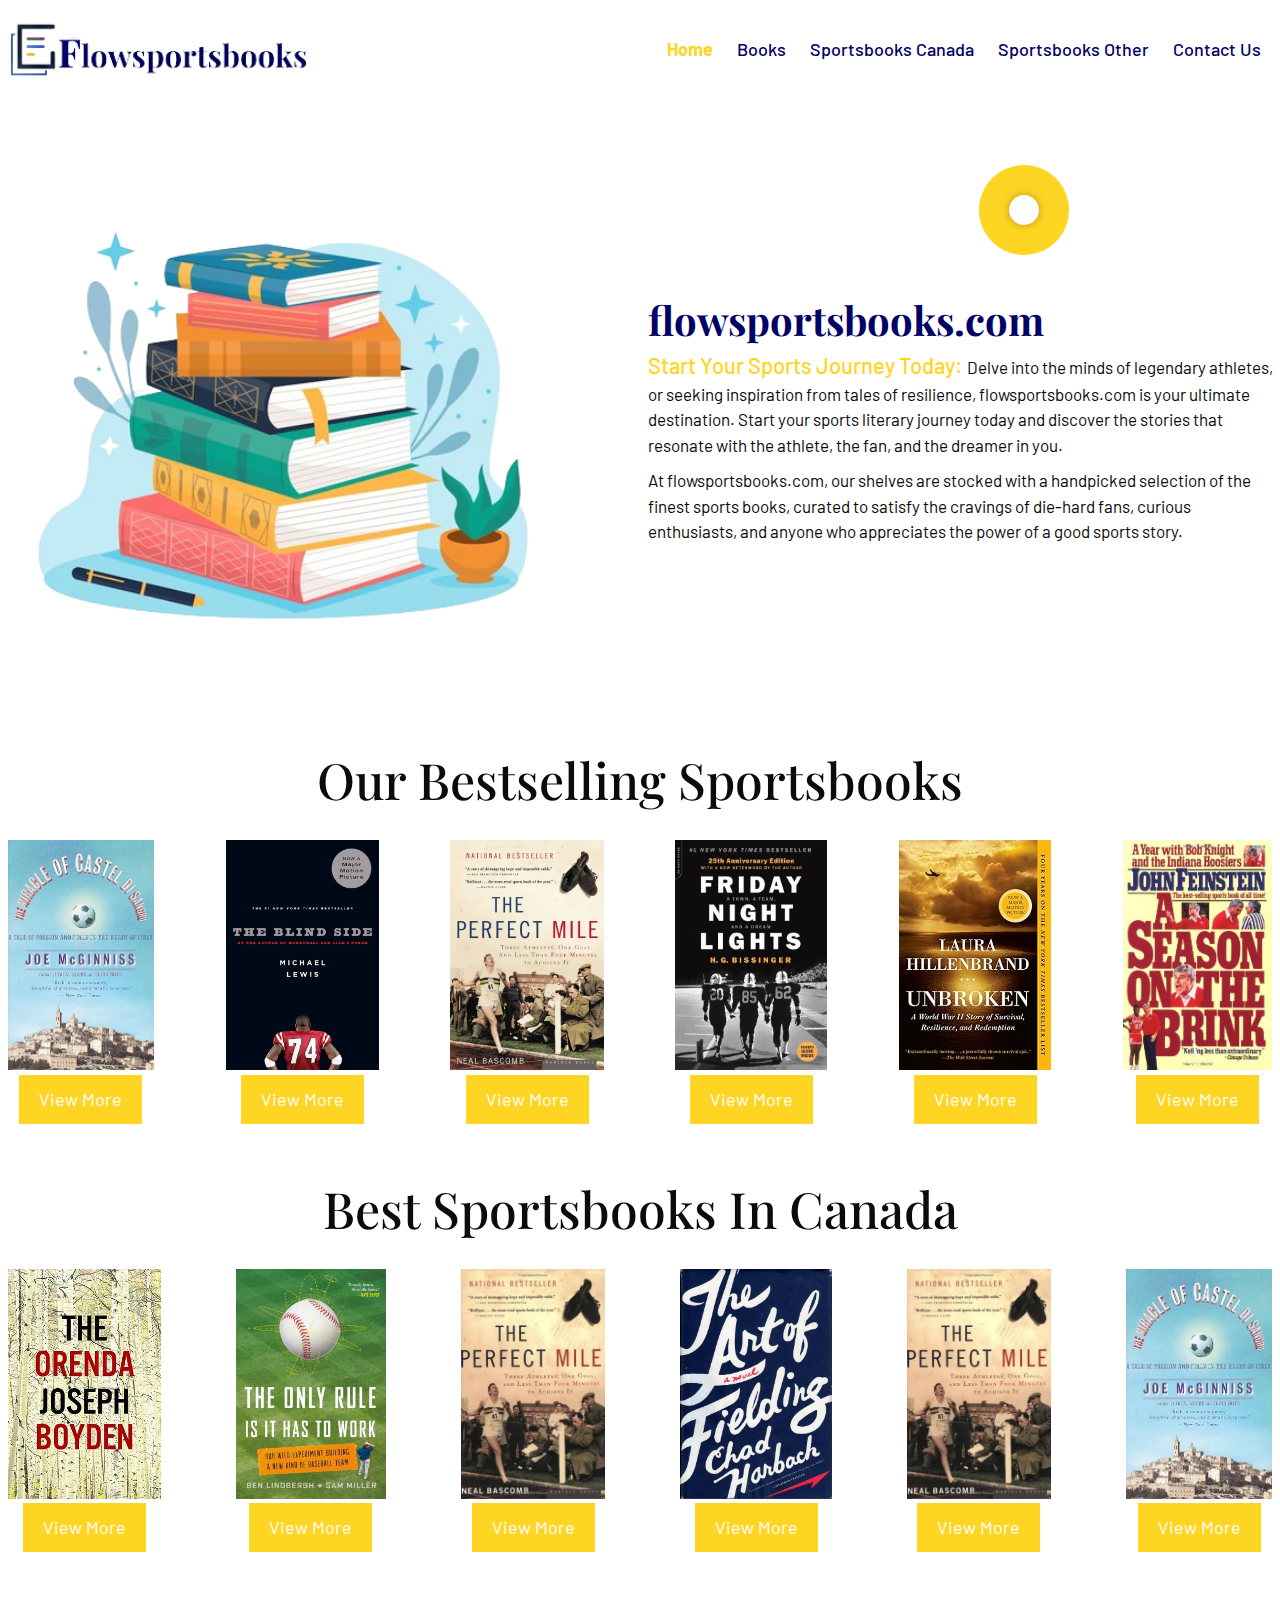
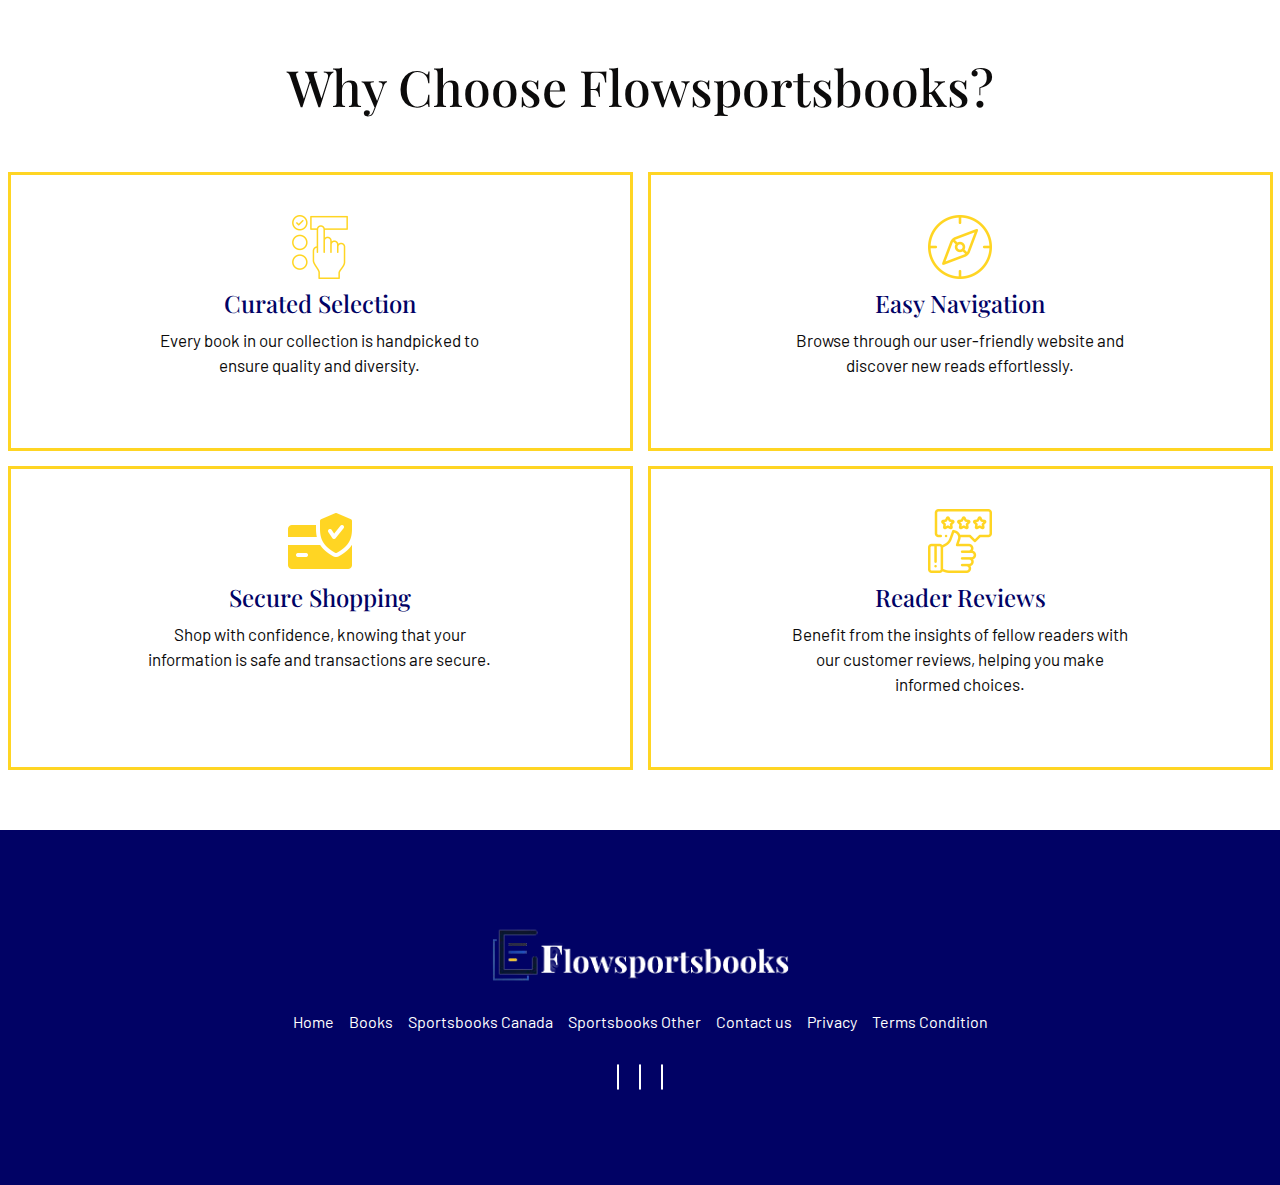
<file: index.html>
<!doctype html>
<html lang="en">

<head>
  <meta charset="utf-8">
  <meta name="viewport" content="width=device-width, initial-scale=1">
  <link rel="stylesheet" href="https://cdnjs.cloudflare.com/ajax/libs/font-awesome/6.4.0/css/all.min.css"
    integrity="sha512-iecdLmaskl7CVkqkXNQ/ZH/XLlvWZOJyj7Yy7tcenmpD1ypASozpmT/E0iPtmFIB46ZmdtAc9eNBvH0H/ZpiBw=="
    crossorigin="anonymous" referrerpolicy="no-referrer" />
  <link href="https://fonts.googleapis.com/css2?family=Barlow:wght@400;500&display=swap" rel="stylesheet">
  <link href="https://unpkg.com/aos@2.3.1/dist/aos.css" rel="stylesheet">
  <link rel="stylesheet" href="css/bootstrap.css">
  <link rel="stylesheet" href="css/owl.carousel.css">
  <link rel="stylesheet" href="css/owl.theme.default.css">
  <link rel="stylesheet" href="css/style.css">
  <link rel="stylesheet" href="css/responsive.css">
  <link rel="icon" href="images/favicon.png" type="image/x-icon">
  <title>Home</title>
</head>

<body>
  <!-- site-header start -->
  <header class="site-header">
    <div class="container">
      <div class="site-logo">
        <a href="index.html"><img src="images/header-logo.png" alt="site-logo"></a>
      </div>
      <nav class="site-nav">
        <ul>
          <li><a href="index.html" class=" menu active">Home</a></li>
          <li><a href="books.html">Books</a></li>
          <li><a href="sportsbooks-canada.html">Sportsbooks Canada</a></li>
          <li><a href="sportsbooks-other.html">Sportsbooks Other</a></li>
          <li><a href="contact-us.html">Contact us</a></li>
          <li class="closed-menu">
            <a href="#">×</a>
          </li>
        </ul>
      </nav>
      <div class="menu-toggle">
        <div class="bar-1"></div>
        <div class="bar-2"></div>
        <div class="bar-3"></div>
      </div>
    </div>
  </header>
  <!-- site header end -->

  <!--Start-Banner-section-->
  <section class="homebanner">
    <div class="container">
      <div class="row  align-items-center">
        <div class="col-lg-6 col-md-6 col-sm-12">
          <div class="homebanner-picture size">
            <img src="images/homebannerpicture.png" class="img-fluid" alt="homebannerpicture">
          </div>
        </div>
        <div class="col-lg-6 col-md-6 col-sm-12">
          <div class="homebanner-text">
            <h1>flowsportsbooks.com</h1>
            <p><span>Start Your Sports Journey Today: </span>Delve into the minds of legendary athletes, or seeking
              inspiration from tales of resilience, flowsportsbooks.com is your ultimate destination. Start your sports
              literary journey today and discover the stories that resonate with the athlete, the fan, and the dreamer
              in you.</p>
            <p>At flowsportsbooks.com, our shelves are stocked with a handpicked selection of the finest sports books,
              curated to satisfy the cravings of die-hard fans, curious enthusiasts, and anyone who appreciates the
              power of a good sports story.
            </p>
          </div>
        </div>
      </div>
    </div>
    <div class="pulsating-circle"></div>
  </section>
  <!--End-Banner-section-->

  <!--Start-Sportsbooks-section-->
  <div class="sportsbooksection">
    <div class="container">
      <h2 class="mb-5">Our bestselling sportsbooks</h2>
      <div class="row">
        <div class="col-lg-12">
          <div class="sportsbook-flex">
            <div class="sportsbook-part">
              <img src="images/homesportsbook1.jpg" class="img-fluid" alt="homesportsbook1">
              <div class="btn">
                <a href="https://www.amazon.ca/Miracle-Castel-Sangro-Passion-Folly/dp/0767905997" target="_blank">View
                  More</a>
              </div>
            </div>
            <div class="sportsbook-part">
              <img src="images/homesportsbook2.avif" class="img-fluid" alt="homesportsbook2">
              <div class="btn">
                <a href="https://www.indigo.ca/en-ca/the-blind-side-evolution-of-a-game/9780393330472.html"
                  target="_blank">View More</a>
              </div>
            </div>
            <div class="sportsbook-part">
              <img src="images/homesportsbook3.avif" class="img-fluid" alt="homesportsbook3">
              <div class="btn">
                <a href="https://www.indigo.ca/en-ca/the-perfect-mile-three-athletes-one-goal-and-less-than-four-minutes-to-achieve-it/9780618562091.html
                " target="_blank">View More</a>
              </div>
            </div>
            <div class="sportsbook-part">
              <img src="images/homesportsbook4.jpg" class="img-fluid" alt="homesportsbook4">
              <div class="btn">
                <a href="https://www.goodreads.com/en/book/show/85431" target="_blank">View More</a>
              </div>
            </div>
            <div class="sportsbook-part">
              <img src="images/homesportsbook5.jpg" class="img-fluid" alt="homesportsbook5">
              <div class="btn">
                <a href="https://www.amazon.ca/Seabiscuit-American-Legend-Laura-Hillenbrand/dp/0739370839"
                  target="_blank">View More</a>
              </div>
            </div>
            <div class="sportsbook-part">
              <img src="images/homesportsbook6.jpg" class="img-fluid" alt="homesportsbook6">
              <div class="btn">
                <a href="https://www.goodreads.com/en/book/show/75639" target="_blank">View More</a>
              </div>
            </div>
          </div>
        </div>
      </div>
    </div>
  </div>
  <!--Start-Sportsbooks-section-->
  <!--Start-Sportsbooks-section-->
  <div class="sportsbooksection pt-0">
    <div class="container">
      <h2 class="mb-5">Best sportsbooks in Canada</h2>
      <div class="row">
        <div class="col-lg-12">
          <div class="sportsbook-flex">
            <div class="sportsbook-part">
              <img src="images/homesportsbook7.jpg" class="img-fluid" alt="homesportsbook7">
              <div class="btn">
                <a href="https://www.goodreads.com/en/book/show/517744" target="_blank">View More</a>
              </div>
            </div>
            <div class="sportsbook-part">
              <img src="images/homesportsbook8.jpg" class="img-fluid" alt="homesportsbook8">
              <div class="btn">
                <a href="https://www.goodreads.com/en/book/show/26792284" target="_blank">View More</a>
              </div>
            </div>
            <div class="sportsbook-part">
              <img src="images/homesportsbook9.jpg" class="img-fluid" alt="homesportsbook9">
              <div class="btn">
                <a href="https://www.goodreads.com/en/book/show/42287" target="_blank">View More</a>
              </div>
            </div>
            <div class="sportsbook-part">
              <img src="images/homesportsbook10.jpg" class="img-fluid" alt="homesportsbook10">
              <div class="btn">
                <a href="https://www.goodreads.com/en/book/show/10996342" target="_blank">View More</a>
              </div>
            </div>
            <div class="sportsbook-part">
              <img src="images/homesportsbook9.jpg" class="img-fluid" alt="homesportsbook9">
              <div class="btn">
                <a href="https://www.indigo.ca/en-ca/the-perfect-mile-three-athletes-one-goal-and-less-than-four-minutes-to-achieve-it/9780618562091.html"
                  target="_blank">View More</a>
              </div>
            </div>
            <div class="sportsbook-part">
              <img src="images/homesportsbook12.jpg" class="img-fluid" alt="homesportsbook12">
              <div class="btn">
                <a href="https://www.amazon.ca/Miracle-Castel-Sangro-Passion-Folly/dp/0767905997" target="_blank">View
                  More</a>
              </div>
            </div>
          </div>
        </div>
      </div>
    </div>
  </div>
  <!--Start-Sportsbooks-section-->

  <!-- site choose start -->
  <section class="choose-main">
    <div class="container">
      <div class="choose-head">
        <h2 class="text-center">Why Choose flowsportsbooks?
        </h2>
      </div>
      <div class="row gap">
        <div class="col-lg-6 col-md-6 col-sm-12">
          <div class="item"><img src="images/choosecard1.png" alt="choosecard1">
            <h5>Curated Selection</h5>
            <p>Every book in our collection is handpicked to ensure quality and diversity.
            </p>
          </div>
        </div>
        <div class="col-lg-6 col-md-6 col-sm-12">
          <div class="item"><img src="images/choosecard2.png" alt="choosecard2">
            <h5>Easy Navigation</h5>
            <p>Browse through our user-friendly website and discover new reads effortlessly.
            </p>
          </div>
        </div>
        <div class="col-lg-6 col-md-6 col-sm-12">
          <div class="item"><img src="images/choosecard3.png" alt="choosecard3">
            <h5>Secure Shopping</h5>
            <p> Shop with confidence, knowing that your information is safe and transactions are secure.</p>
          </div>
        </div>
        <div class="col-lg-6 col-md-6 col-sm-12">
          <div class="item"><img src="images/choosecard4.png" alt="choosecard4">
            <h5>Reader Reviews</h5>
            <p>Benefit from the insights of fellow readers with our customer reviews, helping you make informed choices.
            </p>
          </div>
        </div>
      </div>
    </div>
  </section>

  <!-- site choose End -->

  <!-- site footer end -->
  <div class="footer">
    <div class="container">
      <div class="row">
        <div class="col-12">
          <div class="footer-logo">
            <a href="index.html"><img src="images/footerlogo.png" alt="hfooterlogo" class="img-fluid"></a>
          </div>
        </div>
        <div class="col-12">
          <div class="footer-links">
            <ul>
              <li><a href="index.html" class=" menu active">Home</a></li>
              <li><a href="books.html">Books</a></li>
              <li><a href="sportsbooks-canada.html">Sportsbooks Canada</a></li>
              <li><a href="sportsbooks-other.html">Sportsbooks Other</a></li>
              <li><a href="contact-us.html">Contact us</a></li>
              <li><a href="privacy.html">Privacy</a></li>
              <li><a href="terms-condition.html">Terms Condition</a></li>
            </ul>
          </div>
        </div>
        <div class="col-12">
          <div class="social-signals">
            <i class="fa-brands fa-facebook-f"></i>
            <i class="fa-brands fa-instagram"></i>
            <i class="fa-brands fa-twitter"></i>
          </div>
        </div>
      </div>
    </div>
  </div>
  <!-- site footer end -->




  <script src="js/bootstrap.js"></script>
  <script src="js/jquery.js"></script>
  <script src="js/owl.carousel.js"></script>


  <script>
    $(document).ready(function () {
      $(".menu-toggle").click(function () {
        $("body").addClass("toggle");
      });
    });

    $(document).ready(function () {
      $(".closed-menu").click(function () {
        $("body").removeClass("toggle");
      });
    });
  </script>

  <script>
    $(document).ready(function () {
      $(window).scroll(function () {
        var header = $("header");
        header.toggleClass("sticky", $(window).scrollTop() > 0);
      });
    });
  </script>




</body>

</html>
</file>
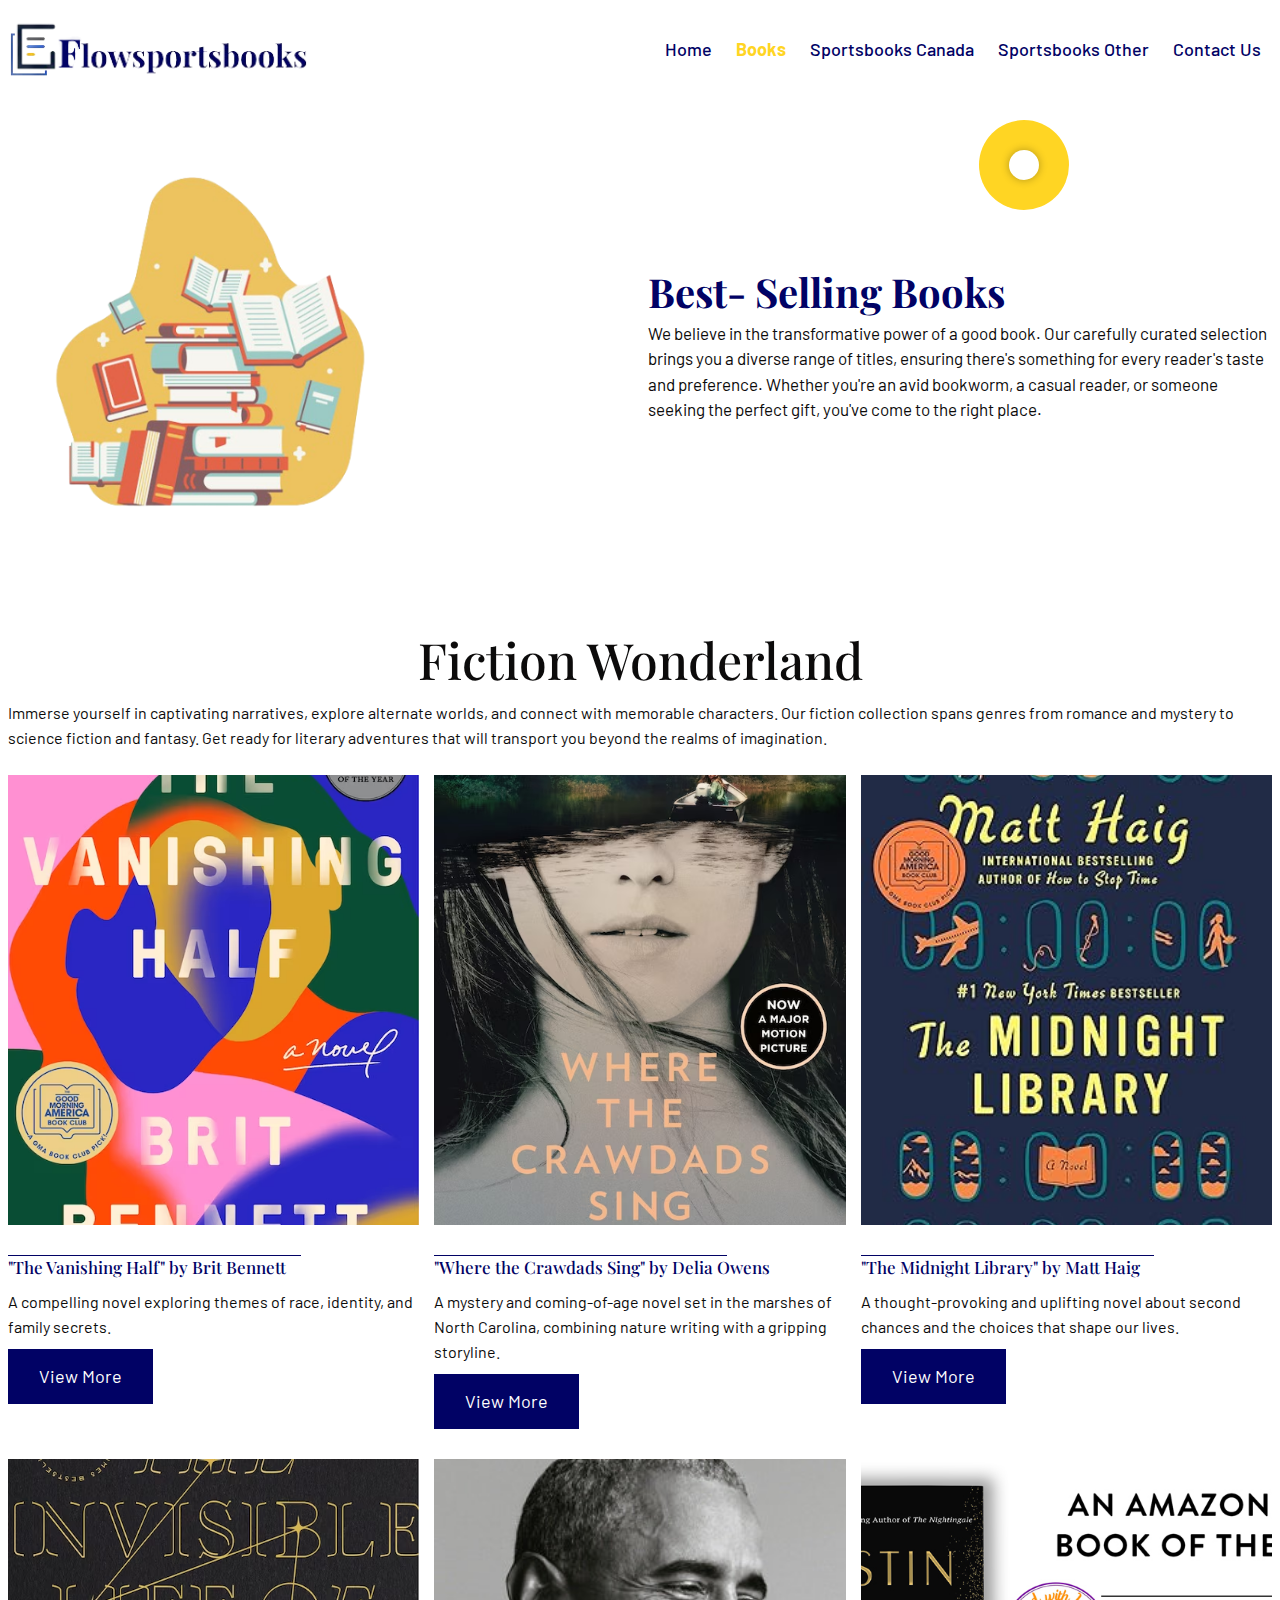
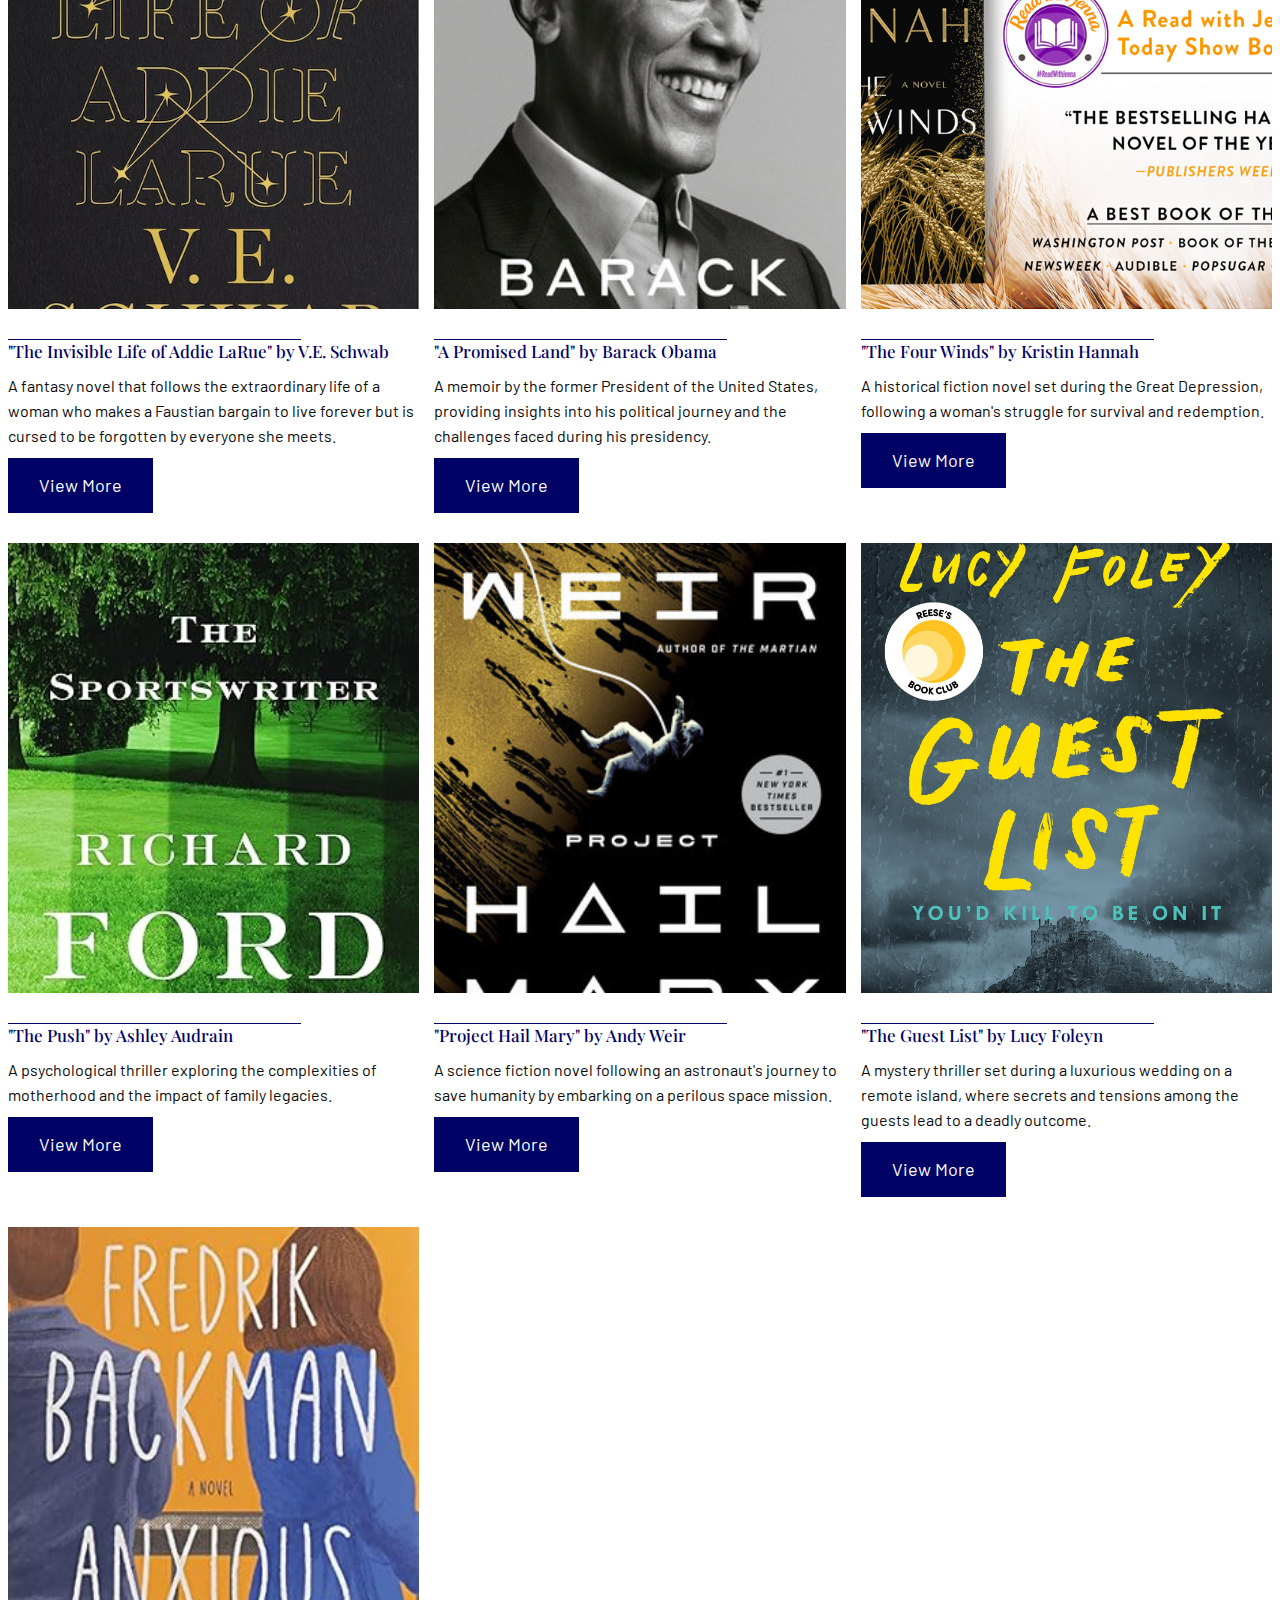
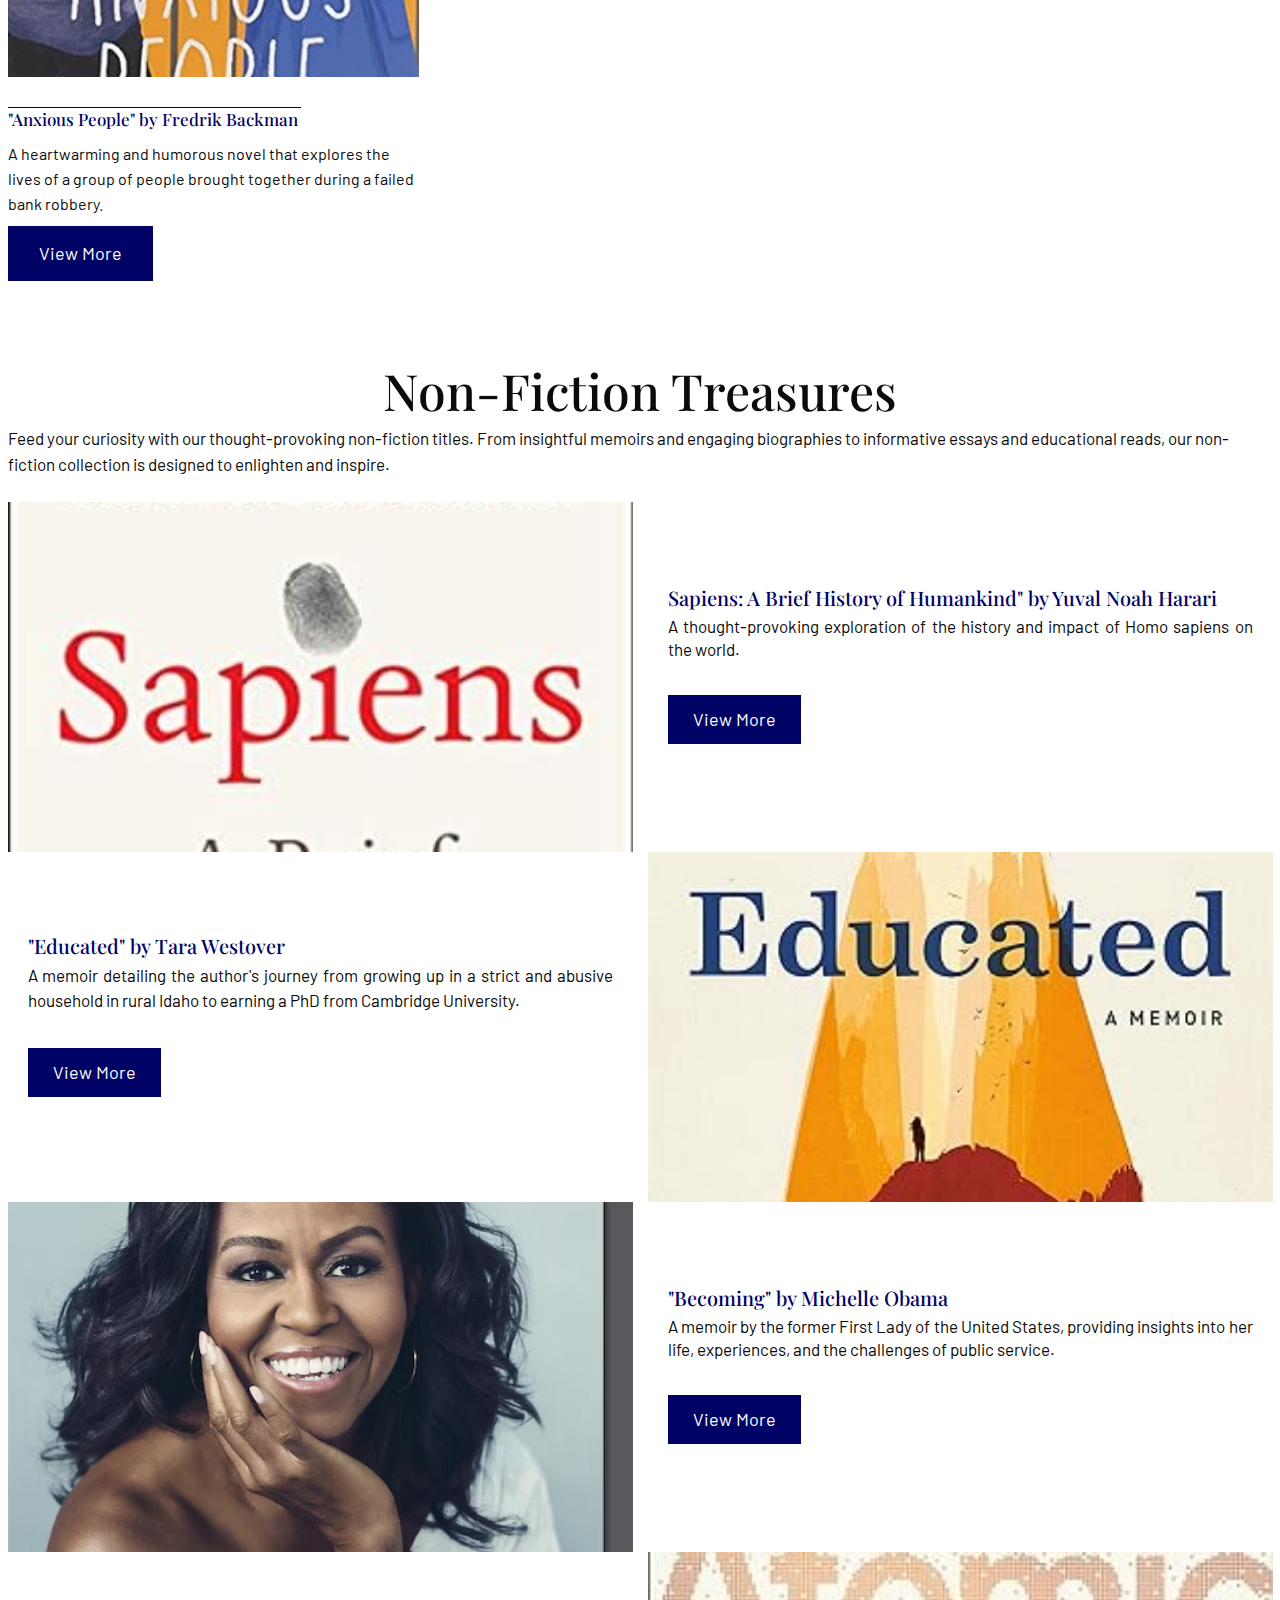
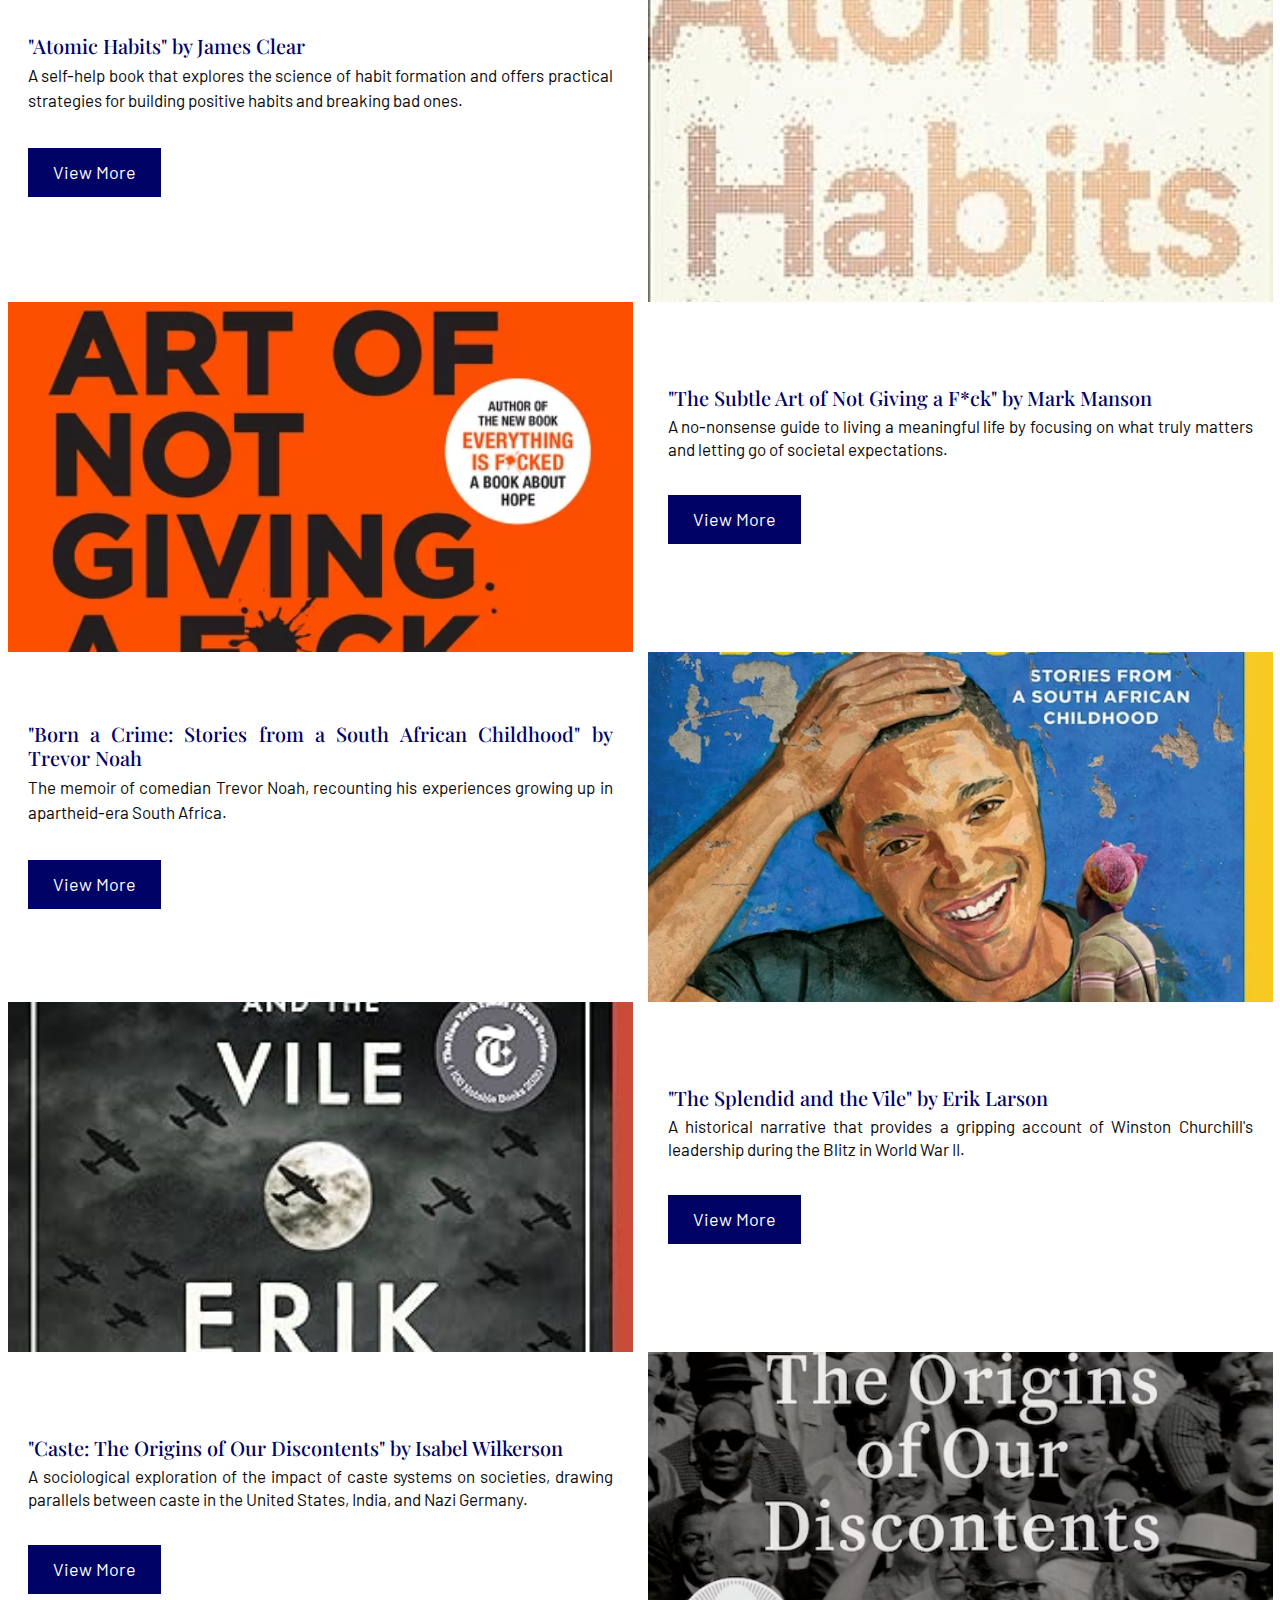
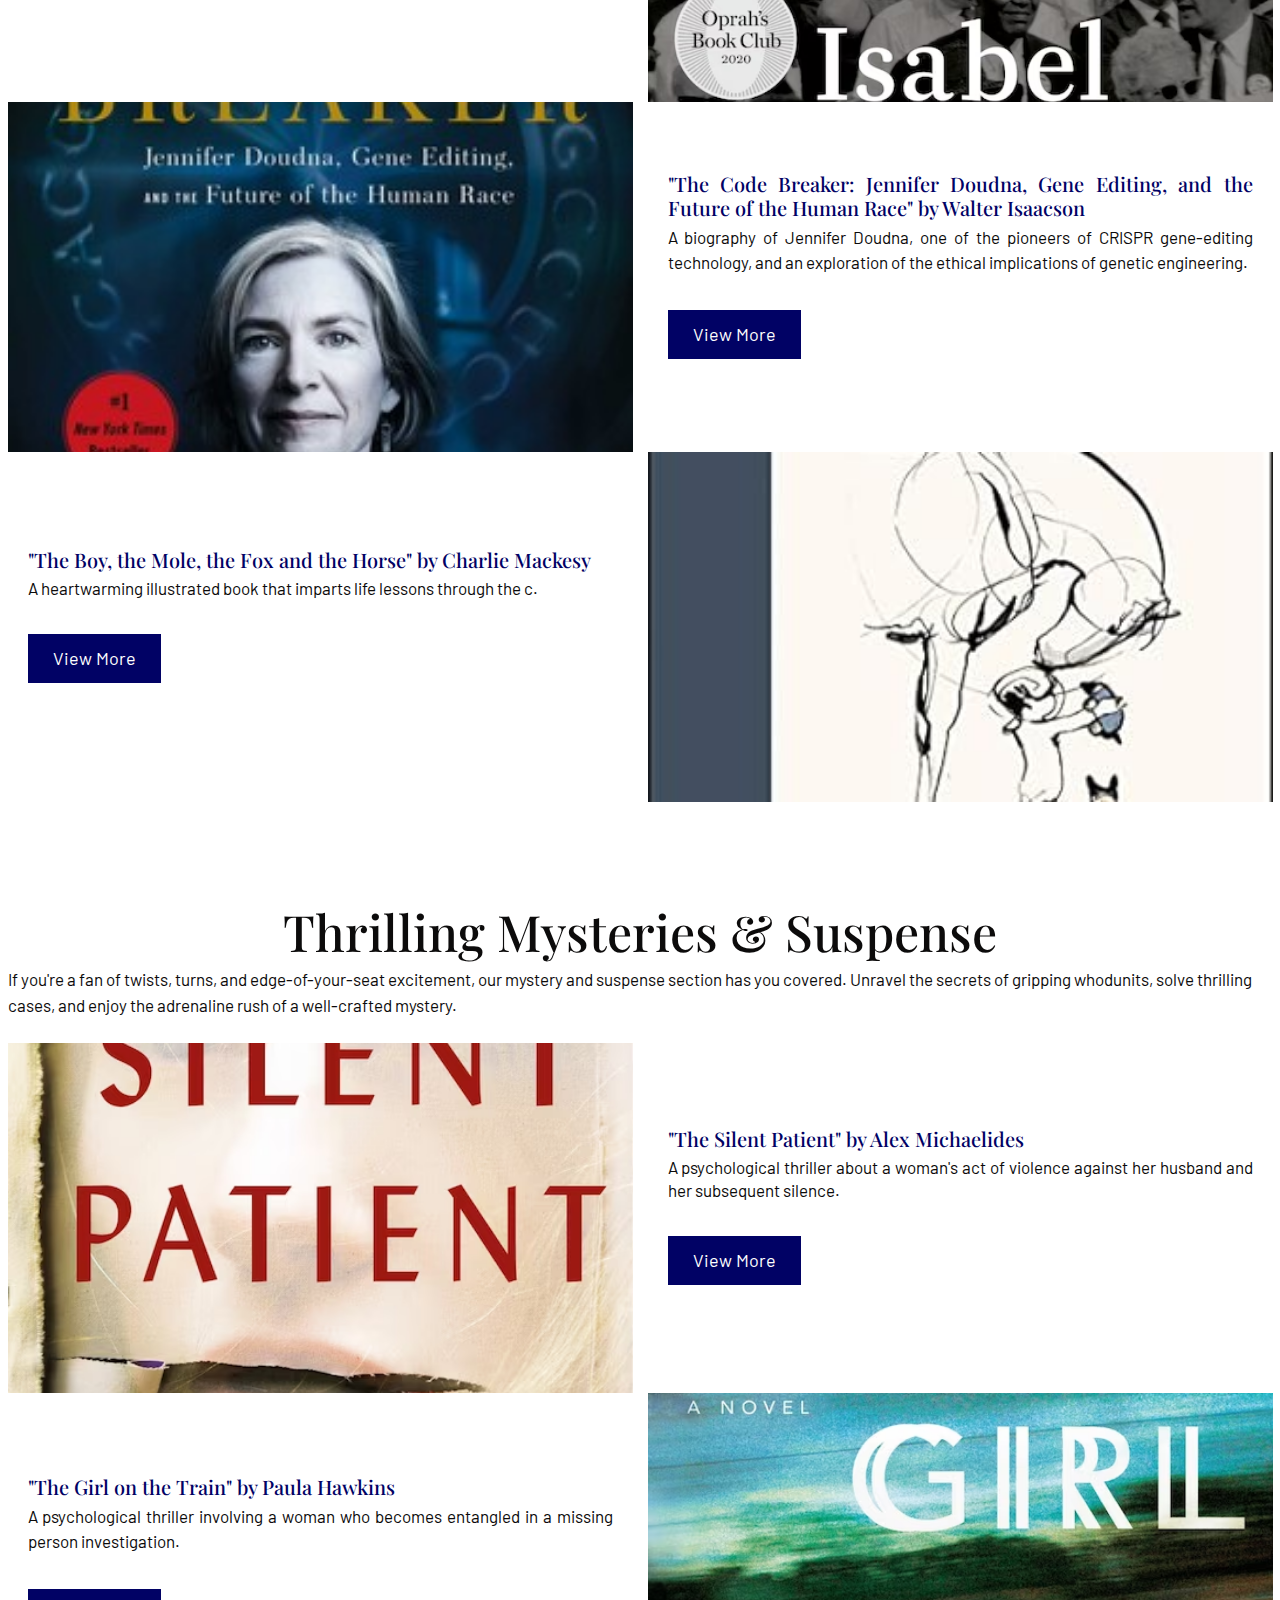
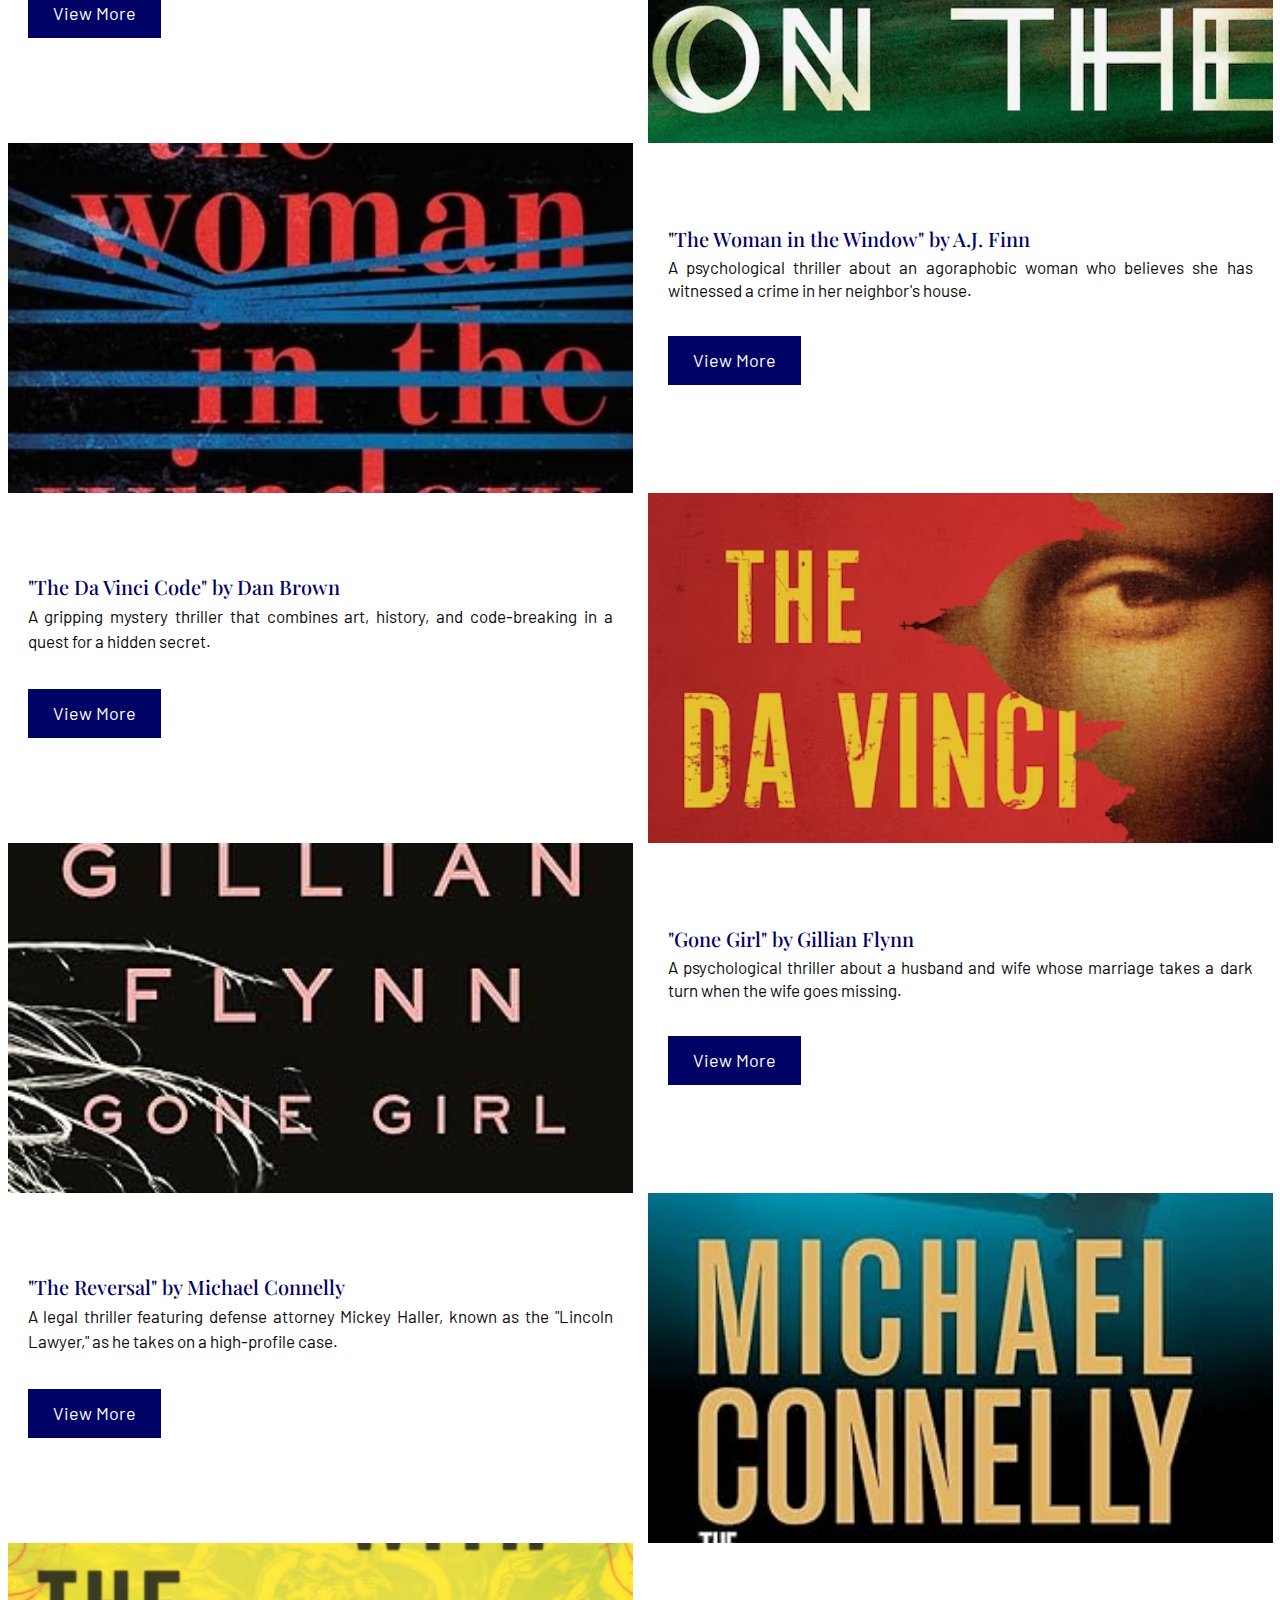
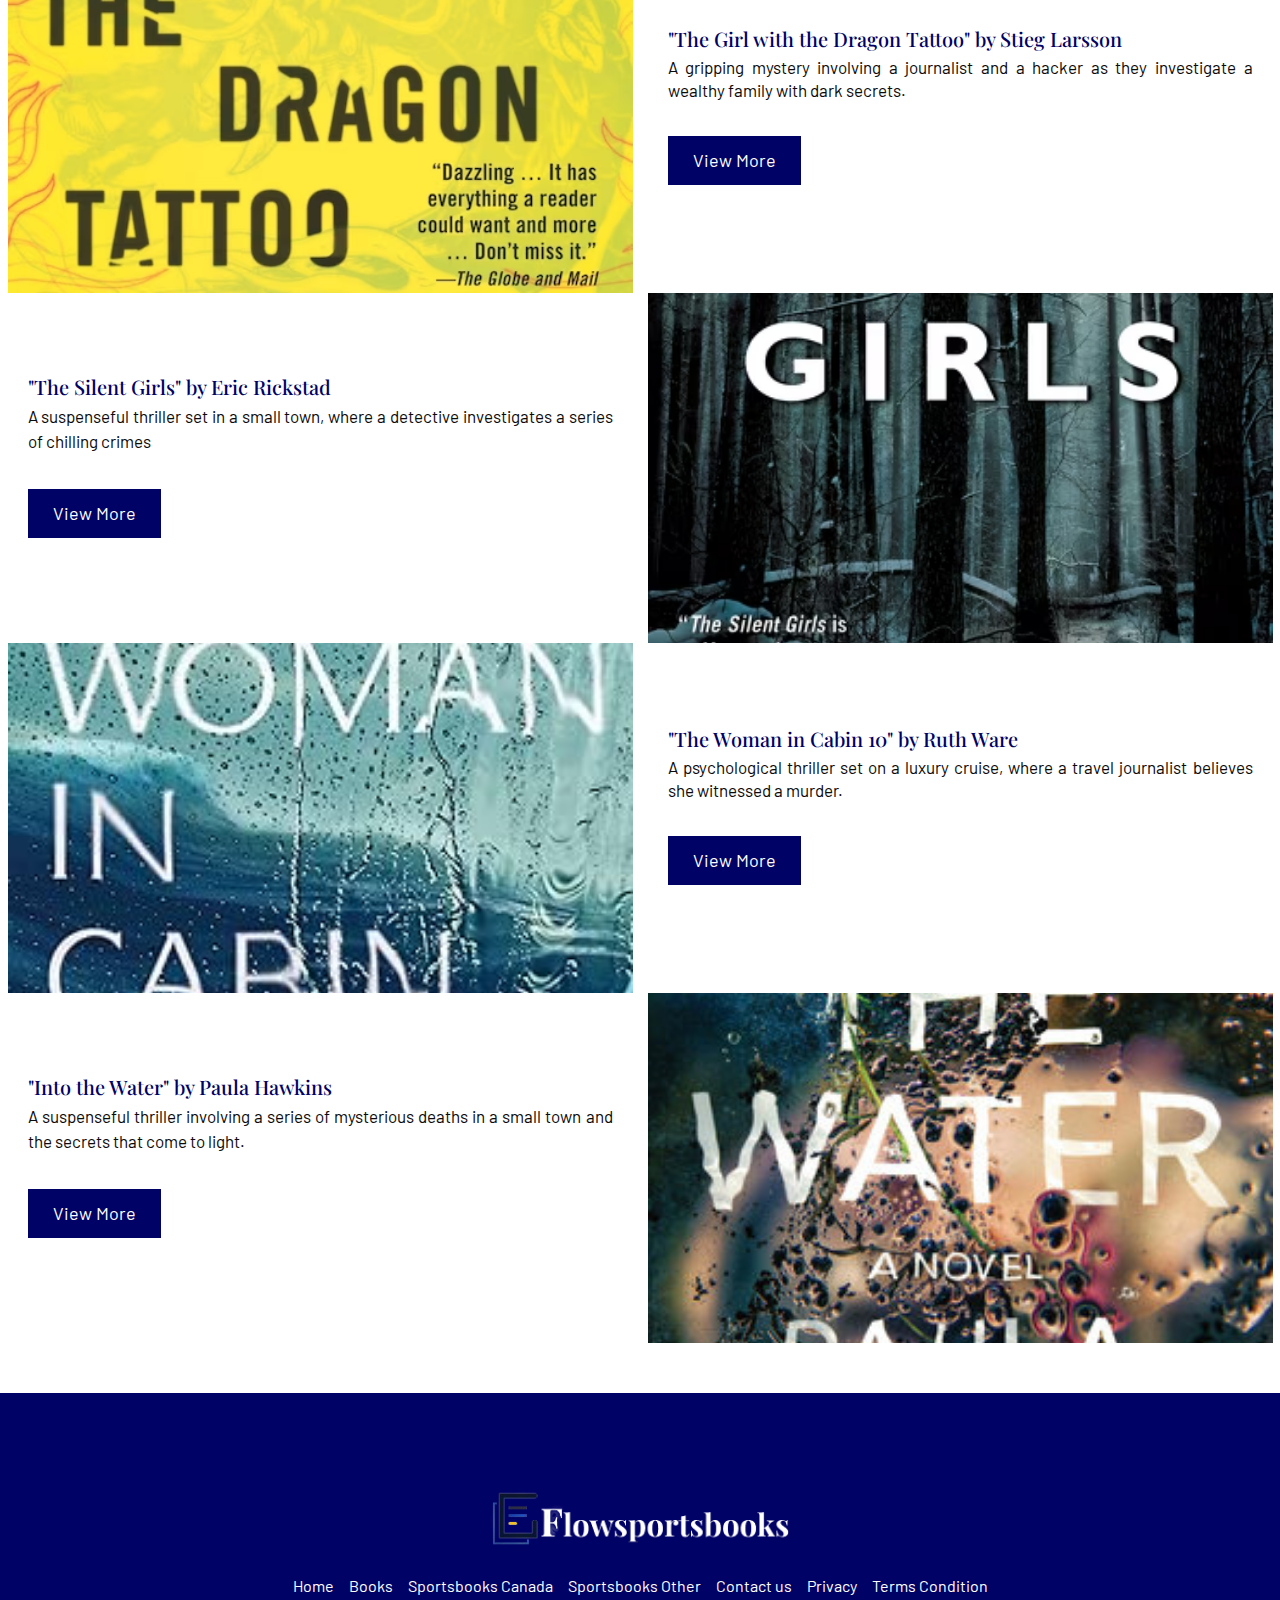
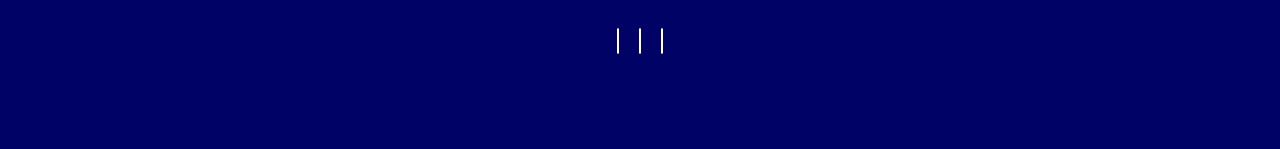
<file: books.html>
<!doctype html>
<html lang="en">

<head>
    <meta charset="utf-8">
    <meta name="viewport" content="width=device-width, initial-scale=1">
    <link rel="stylesheet" href="https://cdnjs.cloudflare.com/ajax/libs/font-awesome/6.4.0/css/all.min.css"
        integrity="sha512-iecdLmaskl7CVkqkXNQ/ZH/XLlvWZOJyj7Yy7tcenmpD1ypASozpmT/E0iPtmFIB46ZmdtAc9eNBvH0H/ZpiBw=="
        crossorigin="anonymous" referrerpolicy="no-referrer" />
    <link href="https://fonts.googleapis.com/css2?family=Barlow:wght@400;500&display=swap" rel="stylesheet">
    <link href="https://unpkg.com/aos@2.3.1/dist/aos.css" rel="stylesheet">
    <link rel="stylesheet" href="css/bootstrap.css">
    <link rel="stylesheet" href="css/owl.carousel.css">
    <link rel="stylesheet" href="css/owl.theme.default.css">
    <link rel="stylesheet" href="css/style.css">
    <link rel="stylesheet" href="css/responsive.css">
    <link rel="icon" href="images/favicon.png" type="image/x-icon">
    <title>Books</title>
</head>

<body>
    <!-- site-header start -->
    <header class="site-header">
        <div class="container">
            <div class="site-logo">
                <a href="index.html"><img src="images/header-logo.png" alt="site-logo"></a>
            </div>
            <nav class="site-nav">
                <ul>
                    <li><a href="index.html">Home</a></li>
                    <li><a href="books.html" class="menu active">Books</a></li>
                    <li><a href="sportsbooks-canada.html">Sportsbooks Canada</a></li>
                    <li><a href="sportsbooks-other.html">Sportsbooks Other</a></li>
                    <li><a href="contact-us.html">Contact us</a></li>
                    <li class="closed-menu">
                        <a href="#">×</a>
                    </li>
                </ul>
            </nav>
            <div class="menu-toggle">
                <div class="bar-1"></div>
                <div class="bar-2"></div>
                <div class="bar-3"></div>
            </div>
        </div>
    </header>
    <!-- site header end -->

    <!--Start-sportsbookscanada-section-->
    <section class="homebanner">
        <div class="container">
            <div class="row  align-items-center">
                <div class="col-lg-6 col-md-6 col-sm-12">
                    <div class="homebanner-picture ">
                        <img src="images/booksbanner.jpg" class="img-fluid" alt="booksbanner">
                    </div>
                </div>
                <div class="col-lg-6 col-md-6 col-sm-12">
                    <div class="homebanner-text">
                        <h1>Best- Selling Books</h1>
                        <p>We believe in the transformative power of a good book. Our carefully curated selection brings
                            you a diverse range of titles, ensuring there's something for every reader's taste and
                            preference. Whether you're an avid bookworm, a casual reader, or someone seeking the perfect
                            gift, you've come to the right place.
                        </p>
                    </div>
                </div>
            </div>
        </div>
        <div class="pulsating-circle"></div>
    </section>
    <!--End-sportsbookscanada-section-->

    <!--Start-sportsbookscanada-card-section-->
    <section class="hotelcard">
        <div class="container">
            <h2 class="text-center mt-5">Fiction Wonderland</h2>
            <p class="pb-4">Immerse yourself in captivating narratives, explore alternate worlds, and connect with
                memorable
                characters. Our fiction collection spans genres from romance and mystery to science fiction and fantasy.
                Get ready for literary adventures that will transport you beyond the realms of imagination.</p>
            <div class="row">
                <div class="col-lg-4 col-md-6 col-sm-12">
                    <div class="hotelcard__main">
                        <div class="hotelcard__picture">
                            <a href="https://www.indigo.ca/en-ca/the-vanishing-half-a-gma-book-club-pick-a-novel/9780525536963.html"
                                target="_blank"><img src="images/fictioncard1.avif" class="img-fluid"
                                    alt="fictioncard1"></a>
                        </div>
                    </div>
                    <div class="hotelcard__part">
                        <h3>"The Vanishing Half" by Brit Bennett</h3>
                        <p>A compelling novel exploring themes of race, identity, and family secrets.</p>
                        <div class="hotel-btn">
                            <a href="https://www.indigo.ca/en-ca/the-vanishing-half-a-gma-book-club-pick-a-novel/9780525536963.html"
                                target="_blank">View More</a>
                        </div>
                    </div>
                </div>
                <div class="col-lg-4 col-md-6 col-sm-12">
                    <div class="hotelcard__main">
                        <div class="hotelcard__picture">
                            <a href="https://www.indigo.ca/en-ca/where-the-crawdads-sing-movie-tie-in/9780593540480.html"
                                target="_blank"><img src="images/fictioncard2.avif" class="img-fluid"
                                    alt="fictioncard2"></a>
                        </div>
                    </div>
                    <div class="hotelcard__part">
                        <h3>"Where the Crawdads Sing" by Delia Owens</h3>
                        <p>A mystery and coming-of-age novel set in the marshes of North Carolina, combining nature
                            writing with a gripping storyline.
                        </p>
                        <div class="hotel-btn">
                            <a href="https://www.indigo.ca/en-ca/where-the-crawdads-sing-movie-tie-in/9780593540480.html"
                                target="_blank">View More</a>
                        </div>
                    </div>
                </div>
                <div class="col-lg-4 col-md-6 col-sm-12">
                    <div class="hotelcard__main">
                        <div class="hotelcard__picture">
                            <a href="https://www.amazon.ca/Midnight-Library-Matt-Haig/dp/0525559477 "
                                target="_blank"><img src="images/fictioncard3.jpg" class="img-fluid"
                                    alt="fictioncard3"></a>
                        </div>
                    </div>
                    <div class="hotelcard__part">
                        <h3>"The Midnight Library" by Matt Haig</h3>
                        <p>A thought-provoking and uplifting novel about second chances and the choices that shape our
                            lives.</p>
                        <div class="hotel-btn">
                            <a href="https://www.amazon.ca/Midnight-Library-Matt-Haig/dp/0525559477"
                                target="_blank">View More</a>
                        </div>
                    </div>
                </div>
                <div class="col-lg-4 col-md-6 col-sm-12">
                    <div class="hotelcard__main">
                        <div class="hotelcard__picture">
                            <a href="https://www.indigo.ca/en-ca/the-invisible-life-of-addie-larue/9780765387561.html"
                                target="_blank"><img src="images/fictioncard4.avif" class="img-fluid"
                                    alt="fictioncard4"></a>
                        </div>
                    </div>
                    <div class="hotelcard__part">
                        <h3>"The Invisible Life of Addie LaRue" by V.E. Schwab</h3>
                        <p>A fantasy novel that follows the extraordinary life of a woman who makes a Faustian bargain
                            to live forever but is cursed to be forgotten by everyone she meets.
                        </p>
                        <div class="hotel-btn">
                            <a href="https://www.indigo.ca/en-ca/the-invisible-life-of-addie-larue/9780765387561.html"
                                target="_blank">View More</a>
                        </div>
                    </div>
                </div>
                <div class="col-lg-4 col-md-6 col-sm-12">
                    <div class="hotelcard__main">
                        <div class="hotelcard__picture">
                            <a href="https://www.penguinrandomhouse.ca/books/562882/a-promised-land-by-barack-obama/9781524763169 "
                                target="_blank"><img src="images/fictioncard5.jpg" class="img-fluid"
                                    alt="fictioncard5"></a>
                        </div>
                    </div>
                    <div class="hotelcard__part">
                        <h3>"A Promised Land" by Barack Obama</h3>
                        <p>A memoir by the former President of the United States, providing insights into his political
                            journey and the challenges faced during his presidency.
                        </p>
                        <div class="hotel-btn">
                            <a href="https://www.penguinrandomhouse.ca/books/562882/a-promised-land-by-barack-obama/9781524763169"
                                target="_blank">View More</a>
                        </div>
                    </div>
                </div>
                <div class="col-lg-4 col-md-6 col-sm-12">
                    <div class="hotelcard__main">
                        <div class="hotelcard__picture">
                            <a href="https://www.amazon.ca/Four-Winds-Novel-Kristin-Hannah/dp/1250178606#:~:text=%22The%20Four%20Winds%20by%20Kristin,tear%20yourself%20away%20from%20them.
                            " target="_blank"><img src="images/fictioncard6.jpg" class="img-fluid"
                                    alt="fictioncard6"></a>
                        </div>
                    </div>
                    <div class="hotelcard__part">
                        <h3>"The Four Winds" by Kristin Hannah</h3>
                        <p>A historical fiction novel set during the Great Depression, following a woman's struggle for
                            survival and redemption.
                        </p>
                        <div class="hotel-btn">
                            <a href="https://www.amazon.ca/Four-Winds-Novel-Kristin-Hannah/dp/1250178606#:~:text=%22The%20Four%20Winds%20by%20Kristin,tear%20yourself%20away%20from%20them.
                            " target="_blank">View More</a>
                        </div>
                    </div>
                </div>
                <div class="col-lg-4 col-md-6 col-sm-12">
                    <div class="hotelcard__main">
                        <div class="hotelcard__picture">
                            <a href="https://www.amazon.ca/dp/0679762108?tag=prhca-20" target="_blank"><img
                                    src="images/fictioncard7.jpg" class="img-fluid" alt="fictioncard7"></a>
                        </div>
                    </div>
                    <div class="hotelcard__part">
                        <h3>"The Push" by Ashley Audrain</h3>
                        <p>A psychological thriller exploring the complexities of motherhood and the impact of family
                            legacies.
                        </p>
                        <div class="hotel-btn">
                            <a href="https://www.amazon.ca/dp/0679762108?tag=prhca-20" target="_blank">View More</a>
                        </div>
                    </div>
                </div>
                <div class="col-lg-4 col-md-6 col-sm-12">
                    <div class="hotelcard__main">
                        <div class="hotelcard__picture">
                            <a href="https://www.penguinrandomhouse.ca/books/611060/project-hail-mary-by-andy-weir/9780593135228
                            " target="_blank"><img src="images/fictioncard8.jpg" class="img-fluid"
                                    alt="fictioncard8"></a>
                        </div>
                    </div>
                    <div class="hotelcard__part">
                        <h3>"Project Hail Mary" by Andy Weir</h3>
                        <p>A science fiction novel following an astronaut's journey to save humanity by embarking on a
                            perilous space mission.</p>
                        <div class="hotel-btn">
                            <a href="https://www.penguinrandomhouse.ca/books/611060/project-hail-mary-by-andy-weir/9780593135228
                            " target="_blank">View More</a>
                        </div>
                    </div>
                </div>
                <div class="col-lg-4 col-md-6 col-sm-12">
                    <div class="hotelcard__main">
                        <div class="hotelcard__picture">
                            <a href="https://www.goodreads.com/book/show/52656911-the-guest-list
                            " target="_blank"><img src="images/fictioncard9.jpg" class="img-fluid"
                                    alt="fictioncard9"></a>
                        </div>
                    </div>
                    <div class="hotelcard__part">
                        <h3>"The Guest List" by Lucy Foleyn</h3>
                        <p>A mystery thriller set during a luxurious wedding on a remote island, where secrets and
                            tensions among the guests lead to a deadly outcome.</p>
                        <div class="hotel-btn">
                            <a href="https://www.goodreads.com/book/show/52656911-the-guest-list
                            " target="_blank">View More</a>
                        </div>
                    </div>
                </div>
                <div class="col-lg-4 col-md-6 col-sm-12">
                    <div class="hotelcard__main">
                        <div class="hotelcard__picture">
                            <a href="https://www.amazon.ca/Anxious-People-Fredrik-Backman/dp/1501160834"
                                target="_blank"><img src="images/fictioncard10.jpg" class="img-fluid"
                                    alt="fictioncard10"></a>
                        </div>
                    </div>
                    <div class="hotelcard__part">
                        <h3>"Anxious People" by Fredrik Backman</h3>
                        <p>A heartwarming and humorous novel that explores the lives of a group of people brought
                            together during a failed bank robbery.</p>
                        <div class="hotel-btn">
                            <a href="https://www.amazon.ca/Anxious-People-Fredrik-Backman/dp/1501160834"
                                target="_blank">View More</a>
                        </div>
                    </div>
                </div>
            </div>
        </div>
    </section>
    <!--End-sportsbookscanada-card-section-->


    <!---Start-books-section-->
    <div class="linked__section">
        <div class="container">
            <div class="row">
                <h2 class="text-center popular">Non-Fiction Treasures</h2>
                <p class="pb-4">Feed your curiosity with our thought-provoking non-fiction titles. From insightful
                    memoirs and
                    engaging biographies to informative essays and educational reads, our non-fiction collection is
                    designed to enlighten and inspire.</p>
                <div class="col-lg-6 col-md-6 col-sm-12">
                    <a href="https://www.amazon.ca/Sapiens-Humankind-Yuval-Noah-Harari/dp/0062316117" target="_blank">
                        <div class="linked__picture">
                            <img src="images/nonfictioncard1.jpg" class="img-fluid" alt="nonfictioncard1">
                        </div>
                    </a>
                </div>
                <div class="col-lg-6 col-md-6 col-sm-12 centerally">
                    <div class="link__card">
                        <div class="link__content">
                            <h3>Sapiens: A Brief History of Humankind" by Yuval Noah Harari</h3>
                            <p>A thought-provoking exploration of the history and impact of Homo sapiens on the world.
                            </p>
                            <div class="link__btn">
                                <a href="https://www.amazon.ca/Sapiens-Humankind-Yuval-Noah-Harari/dp/0062316117"
                                    class="btn-home" target="_blank">
                                    View More</a>
                            </div>
                        </div>
                    </div>
                </div>
            </div>
            <div class="row flex-wrap-reverse">
                <div class="col-lg-6 col-md-6 col-sm-12 centerally">
                    <div class="link__card">
                        <div class="link__contents">
                            <h3>"Educated" by Tara Westover</h3>
                            <p>A memoir detailing the author's journey from growing up in a strict and abusive household
                                in rural Idaho to earning a PhD from Cambridge University.
                            </p>
                            <div class="link__btn">
                                <a href="https://www.amazon.ca/Educated-Tara-Westover/dp/0399590501" class="btn-home"
                                    target="_blank">View More</a>
                            </div>
                        </div>
                    </div>
                </div>
                <div class="col-lg-6 col-md-6 col-sm-12">
                    <a href="https://www.amazon.ca/Educated-Tara-Westover/dp/0399590501" target="_blank">
                        <div class="linked__picture">
                            <img src="images/nonfictioncard2.jpg" class="img-fluid" alt="nonfictioncard2">
                        </div>
                    </a>
                </div>
            </div>
            <div class="row">
                <div class="col-lg-6 col-md-6 col-sm-12">
                    <a href="https://www.amazon.ca/Book-Thief-Markus-Zusak/dp/0385754728/ref=sr_1_1?crid=SM1H2DPT29MH&keywords=The+Book+Thief%22+by+Markus+Zusak&qid=1700562655&s=books&sprefix=the+book+thief+by+markus+zusak%2Cstripbooks%2C133&sr=1-1
                " target="_blank">
                        <div class="linked__picture">
                            <img src="images/nonfictioncard3.avif" class="img-fluid" alt="nonfictioncard3">
                        </div>
                    </a>
                </div>
                <div class="col-lg-6 col-md-6 col-sm-12 centerally">
                    <div class="link__card">
                        <div class="link__content">
                            <h3>"Becoming" by Michelle Obama</h3>
                            <p>A memoir by the former First Lady of the United States, providing insights into her life,
                                experiences, and the challenges of public service.</p>
                            <div class="link__btn">
                                <a href="https://www.indigo.ca/en-ca/becoming/9781524763145.html" class="btn-home"
                                    target="_blank">View More</a>
                            </div>
                        </div>
                    </div>
                </div>
            </div>
            <div class="row flex-wrap-reverse">
                <div class="col-lg-6 col-md-6 col-sm-12 centerally">
                    <div class="link__card">
                        <div class="link__contents">
                            <h3>"Atomic Habits" by James Clear</h3>
                            <p>A self-help book that explores the science of habit formation and offers practical
                                strategies for building positive habits and breaking bad ones.
                            </p>
                            <div class="link__btn">
                                <a href="https://www.amazon.ca/Atomic-Habits-Proven-Build-Break/dp/0735211299"
                                    class="btn-home" target="_blank">
                                    View More</a>
                            </div>
                        </div>
                    </div>
                </div>
                <div class="col-lg-6 col-md-6 col-sm-12">
                    <a href="https://www.amazon.ca/Atomic-Habits-Proven-Build-Break/dp/0735211299" target="_blank">
                        <div class="linked__picture">
                            <img src="images/nonfictioncard4.jpg" class="img-fluid" alt="nonfictioncard4">
                        </div>
                    </a>
                </div>
            </div>
            <div class="row">
                <div class="col-lg-6 col-md-6 col-sm-12">
                    <a href="https://www.indigo.ca/en-ca/the-subtle-art-of-not-giving-a-f*ck-a-counterintuitive-approach-to-living-a-good-life/9780062641540.html"
                        target="_blank">
                        <div class="linked__picture">
                            <img src="images/nonfictioncard5.avif" class="img-fluid" alt="nonfictioncard5">
                        </div>
                    </a>
                </div>
                <div class="col-lg-6 col-md-6 col-sm-12 centerally">
                    <div class="link__card">
                        <div class="link__content">
                            <h3>"The Subtle Art of Not Giving a F*ck" by Mark Manson</h3>
                            <p>A no-nonsense guide to living a meaningful life by focusing on what truly matters and
                                letting go of societal expectations.</p>
                            <div class="link__btn">
                                <a href="https://www.indigo.ca/en-ca/the-subtle-art-of-not-giving-a-f*ck-a-counterintuitive-approach-to-living-a-good-life/9780062641540.html"
                                    class="btn-home" target="_blank">View More</a>
                            </div>
                        </div>
                    </div>
                </div>
            </div>
            <div class="row flex-wrap-reverse">
                <div class="col-lg-6 col-md-6 col-sm-12 centerally">
                    <div class="link__card">
                        <div class="link__contents">
                            <h3>"Born a Crime: Stories from a South African Childhood" by Trevor Noah</h3>
                            <p>The memoir of comedian Trevor Noah, recounting his experiences growing up in
                                apartheid-era South Africa.</p>
                            <div class="link__btn">
                                <a href="https://www.indigo.ca/en-ca/born-a-crime-stories-from-a-south-african-childhood/9780385689243.html"
                                    class="btn-home" target="_blank">
                                    View More</a>
                            </div>
                        </div>
                    </div>
                </div>
                <div class="col-lg-6 col-md-6 col-sm-12">
                    <a href="https://www.indigo.ca/en-ca/born-a-crime-stories-from-a-south-african-childhood/9780385689243.html"
                        target="_blank">
                        <div class="linked__picture">
                            <img src="images/nonfictioncard6.avif" class="img-fluid" alt="nonfictioncard6">
                        </div>
                    </a>
                </div>
            </div>
            <div class="row">
                <div class="col-lg-6 col-md-6 col-sm-12">
                    <a href="https://www.amazon.ca/Splendid-Vile-Churchill-Family-Defiance-ebook/dp/B07TRVW6VX"
                        target="_blank">
                        <div class="linked__picture">
                            <img src="images/nonfictioncard13.jpg" class="img-fluid" alt="nonfictioncard13">
                        </div>
                    </a>
                </div>
                <div class="col-lg-6 col-md-6 col-sm-12 centerally">
                    <div class="link__card">
                        <div class="link__content">
                            <h3>"The Splendid and the Vile" by Erik Larson</h3>
                            <p>A historical narrative that provides a gripping account of Winston Churchill's leadership
                                during the Blitz in World War II.
                            </p>
                            <div class="link__btn">
                                <a href="https://www.amazon.ca/Splendid-Vile-Churchill-Family-Defiance-ebook/dp/B07TRVW6VX "
                                    class="btn-home" target="_blank">View More</a>
                            </div>
                        </div>
                    </div>
                </div>
            </div>
            <div class="row flex-wrap-reverse">
                <div class="col-lg-6 col-md-6 col-sm-12 centerally">
                    <div class="link__card">
                        <div class="link__content">
                            <h3>"Caste: The Origins of Our Discontents" by Isabel Wilkerson</h3>
                            <p>A sociological exploration of the impact of caste systems on societies, drawing parallels
                                between caste in the United States, India, and Nazi Germany.
                            </p>
                            <div class="link__btn">
                                <a href="https://www.indigo.ca/en-ca/caste-the-origins-of-our-discontents/9780593230251.html"
                                    class="btn-home" target="_blank">View More</a>
                            </div>
                        </div>
                    </div>
                </div>
                <div class="col-lg-6 col-md-6 col-sm-12">
                    <a href="https://www.indigo.ca/en-ca/caste-the-origins-of-our-discontents/9780593230251.html"
                        target="_blank">
                        <div class="linked__picture">
                            <img src="images/nonfictioncard7.avif" class="img-fluid" alt="nonfictioncard7">
                        </div>
                    </a>
                </div>
            </div>
            <div class="row ">
                <div class="col-lg-6 col-md-6 col-sm-12">
                    <a href="https://www.simonandschuster.com/books/The-Code-Breaker/Walter-Isaacson/9781982115869"
                        target="_blank">
                        <div class="linked__picture">
                            <img src="images/nonfictioncard8.jpg" class="img-fluid" alt="nonfictioncard8">
                        </div>
                    </a>
                </div>
                <div class="col-lg-6 col-md-6 col-sm-12 centerally">
                    <div class="link__card">
                        <div class="link__contents">
                            <h3>"The Code Breaker: Jennifer Doudna, Gene Editing, and the Future of the Human Race" by
                                Walter Isaacson</h3>
                            <p>A biography of Jennifer Doudna, one of the pioneers of CRISPR gene-editing technology,
                                and an exploration of the ethical implications of genetic engineering.</p>
                            <div class="link__btn">
                                <a href="https://www.simonandschuster.com/books/The-Code-Breaker/Walter-Isaacson/9781982115869"
                                    class="btn-home" target="_blank">
                                    View More</a>
                            </div>
                        </div>
                    </div>
                </div>
            </div>
            <div class="row flex-wrap-reverse">
                <div class="col-lg-6 col-md-6 col-sm-12 centerally">
                    <div class="link__card">
                        <div class="link__content">
                            <h3>"The Boy, the Mole, the Fox and the Horse" by Charlie Mackesy</h3>
                            <p>A heartwarming illustrated book that imparts life lessons through the c.</p>
                            <div class="link__btn">
                                <a href="https://www.amazon.ca/Boy-Mole-Fox-Horse-ebook/dp/B07R2L2SNN" class="btn-home"
                                    target="_blank">View More</a>
                            </div>
                        </div>
                    </div>
                </div>
                <div class="col-lg-6 col-md-6 col-sm-12">
                    <a href="https://www.amazon.ca/Goldfinch-Novel-Pulitzer-Prize-Fiction/dp/0316055441/ref=sr_1_1?crid=82VHMYZT4PJP&keywords=The+Goldfinch%22+by+Donna+Tartt&qid=1700562781&s=books&sprefix=the+goldfinch+by+donna+tartt%2Cstripbooks%2C136&sr=1-1"
                        target="_blank">
                        <div class="linked__picture">
                            <img src="images/nonfictioncard9.jpg" class="img-fluid" alt="nonfictioncard9">
                        </div>
                    </a>
                </div>
            </div>
        </div>
    </div>
    <!---End-books-section-->


    <!---Start-books1-section-->
    <div class="linked__section">
        <div class="container">
            <div class="row">
                <h2 class="text-center popular ">Thrilling Mysteries & Suspense</h2>
                <p class="pb-4">If you're a fan of twists, turns, and edge-of-your-seat excitement, our mystery and
                    suspense section
                    has you covered. Unravel the secrets of gripping whodunits, solve thrilling cases, and enjoy the
                    adrenaline rush of a well-crafted mystery.
                </p>
                <div class="col-lg-6 col-md-6 col-sm-12">
                    <a href="https://www.indigo.ca/en-ca/the-silent-patient/9781250301697.html" target="_blank">
                        <div class="linked__picture">
                            <img src="images/thrillingcard1.avif" class="img-fluid" alt="thrillingcard1">
                        </div>
                    </a>
                </div>
                <div class="col-lg-6 col-md-6 col-sm-12 centerally">
                    <div class="link__card">
                        <div class="link__content">
                            <h3>"The Silent Patient" by Alex Michaelides</h3>
                            <p>A psychological thriller about a woman's act of violence against her husband and her
                                subsequent silence.
                            </p>
                            <div class="link__btn">
                                <a href="https://www.indigo.ca/en-ca/the-silent-patient/9781250301697.html"
                                    class="btn-home" target="_blank">
                                    View More</a>
                            </div>
                        </div>
                    </div>
                </div>
            </div>
            <div class="row flex-wrap-reverse">
                <div class="col-lg-6 col-md-6 col-sm-12 centerally">
                    <div class="link__card">
                        <div class="link__contents">
                            <h3>"The Girl on the Train" by Paula Hawkins</h3>
                            <p>A psychological thriller involving a woman who becomes entangled in a missing person
                                investigation.</p>
                            <div class="link__btn">
                                <a href="https://www.indigo.ca/en-ca/the-girl-on-the-train/9780385682312.html"
                                    class="btn-home" target="_blank">View More</a>
                            </div>
                        </div>
                    </div>
                </div>
                <div class="col-lg-6 col-md-6 col-sm-12">
                    <a href="https://www.indigo.ca/en-ca/the-girl-on-the-train/9780385682312.html" target="_blank">
                        <div class="linked__picture">
                            <img src="images/thrillingcard2.avif" class="img-fluid" alt="thrillingcard2">
                        </div>
                    </a>
                </div>
            </div>
            <div class="row">
                <div class="col-lg-6 col-md-6 col-sm-12">
                    <a href="https://www.indigo.ca/en-ca/the-woman-in-the-window-a-novel/9780062799555.html"
                        target="_blank">
                        <div class="linked__picture">
                            <img src="images/thrillingcard3.avif" class="img-fluid" alt="thrillingcard3">
                        </div>
                    </a>
                </div>
                <div class="col-lg-6 col-md-6 col-sm-12 centerally">
                    <div class="link__card">
                        <div class="link__content">
                            <h3>"The Woman in the Window" by A.J. Finn</h3>
                            <p>A psychological thriller about an agoraphobic woman who believes she has witnessed a
                                crime in her neighbor's house.</p>
                            <div class="link__btn">
                                <a href="https://www.indigo.ca/en-ca/the-woman-in-the-window-a-novel/9780062799555.html"
                                    class="btn-home" target="_blank">View More</a>
                            </div>
                        </div>
                    </div>
                </div>
            </div>
            <div class="row flex-wrap-reverse">
                <div class="col-lg-6 col-md-6 col-sm-12 centerally">
                    <div class="link__card">
                        <div class="link__contents">
                            <h3>"The Da Vinci Code" by Dan Brown</h3>
                            <p>A gripping mystery thriller that combines art, history, and code-breaking in a quest for
                                a hidden secret.</p>
                            <div class="link__btn">
                                <a href="https://www.indigo.ca/en-ca/the-da-vinci-code/9780307474278.html"
                                    class="btn-home" target="_blank">
                                    View More</a>
                            </div>
                        </div>
                    </div>
                </div>
                <div class="col-lg-6 col-md-6 col-sm-12">
                    <a href="https://www.indigo.ca/en-ca/the-da-vinci-code/9780307474278.html" target="_blank">
                        <div class="linked__picture">
                            <img src="images/thrillingcard4.avif" class="img-fluid" alt="thrillingcard4">
                        </div>
                    </a>
                </div>
            </div>
            <div class="row">
                <div class="col-lg-6 col-md-6 col-sm-12">
                    <a href="https://www.amazon.ca/Gone-Girl-Novel-Gillian-Flynn/dp/0307588378" target="_blank">
                        <div class="linked__picture">
                            <img src="images/thrillingcard5.jpg" class="img-fluid" alt="thrillingcard5">
                        </div>
                    </a>
                </div>
                <div class="col-lg-6 col-md-6 col-sm-12 centerally">
                    <div class="link__card">
                        <div class="link__content">
                            <h3>"Gone Girl" by Gillian Flynn</h3>
                            <p>A psychological thriller about a husband and wife whose marriage takes a dark turn when
                                the wife goes missing.
                            </p>
                            <div class="link__btn">
                                <a href="https://www.amazon.ca/Gone-Girl-Novel-Gillian-Flynn/dp/0307588378"
                                    class="btn-home" target="_blank">View More</a>
                            </div>
                        </div>
                    </div>
                </div>
            </div>
            <div class="row flex-wrap-reverse">
                <div class="col-lg-6 col-md-6 col-sm-12 centerally">
                    <div class="link__card">
                        <div class="link__contents">
                            <h3>"The Reversal" by Michael Connelly</h3>
                            <p>A legal thriller featuring defense attorney Mickey Haller, known as the "Lincoln Lawyer,"
                                as he takes on a high-profile case.
                            </p>
                            <div class="link__btn">
                                <a href="https://www.amazon.ca/Reversal-Michael-Connelly/dp/0316069485" class="btn-home"
                                    target="_blank">
                                    View More</a>
                            </div>
                        </div>
                    </div>
                </div>
                <div class="col-lg-6 col-md-6 col-sm-12">
                    <a href="https://www.amazon.ca/Reversal-Michael-Connelly/dp/0316069485" target="_blank">
                        <div class="linked__picture">
                            <img src="images/thrillingcard6.jpg" class="img-fluid" alt="thrillingcard6">
                        </div>
                    </a>
                </div>
            </div>
            <div class="row">
                <div class="col-lg-6 col-md-6 col-sm-12">
                    <a href="https://www.indigo.ca/en-ca/the-girl-with-the-dragon-tattoo/9780143198369.html"
                        target="_blank">
                        <div class="linked__picture">
                            <img src="images/thrillingcard7.avif" class="img-fluid" alt="thrillingcard7">
                        </div>
                    </a>
                </div>
                <div class="col-lg-6 col-md-6 col-sm-12 centerally">
                    <div class="link__card">
                        <div class="link__content">
                            <h3>"The Girl with the Dragon Tattoo" by Stieg Larsson</h3>
                            <p>A gripping mystery involving a journalist and a hacker as they investigate a wealthy
                                family with dark secrets.
                            </p>
                            <div class="link__btn">
                                <a href="https://www.indigo.ca/en-ca/the-girl-with-the-dragon-tattoo/9780143198369.html"
                                    class="btn-home" target="_blank">View More</a>
                            </div>
                        </div>
                    </div>
                </div>
            </div>
            <div class="row flex-wrap-reverse">
                <div class="col-lg-6 col-md-6 col-sm-12 centerally">
                    <div class="link__card">
                        <div class="link__contents">
                            <h3>"The Silent Girls" by Eric Rickstad</h3>
                            <p>A suspenseful thriller set in a small town, where a detective investigates a series of
                                chilling crimes</p>
                            <div class="link__btn">
                                <a href="https://www.indigo.ca/en-ca/the-silent-girls/9780062676658.html"
                                    class="btn-home" target="_blank">
                                    View More</a>
                            </div>
                        </div>
                    </div>
                </div>
                <div class="col-lg-6 col-md-6 col-sm-12">
                    <a href="https://www.indigo.ca/en-ca/the-silent-girls/9780062676658.html" target="_blank">
                        <div class="linked__picture">
                            <img src="images/thrillingcard8.avif" class="img-fluid" alt="thrillingcard8">
                        </div>
                    </a>
                </div>
            </div>
            <div class="row">
                <div class="col-lg-6 col-md-6 col-sm-12">
                    <a href="https://www.amazon.ca/Woman-Cabin-10-Ruth-Ware/dp/1501151789" target="_blank">
                        <div class="linked__picture">
                            <img src="images/thrillingcard9.jpg" class="img-fluid" alt="thrillingcard9">
                        </div>
                    </a>
                </div>
                <div class="col-lg-6 col-md-6 col-sm-12 centerally">
                    <div class="link__card">
                        <div class="link__content">
                            <h3>"The Woman in Cabin 10" by Ruth Ware</h3>
                            <p>A psychological thriller set on a luxury cruise, where a travel journalist believes she
                                witnessed a murder.</p>
                            <div class="link__btn">
                                <a href="https://www.amazon.ca/Woman-Cabin-10-Ruth-Ware/dp/1501151789" class="btn-home"
                                    target="_blank">View More</a>
                            </div>
                        </div>
                    </div>
                </div>
            </div>
            <div class="row flex-wrap-reverse">
                <div class="col-lg-6 col-md-6 col-sm-12 centerally">
                    <div class="link__card">
                        <div class="link__contents">
                            <h3>"Into the Water" by Paula Hawkins</h3>
                            <p>A suspenseful thriller involving a series of mysterious deaths in a small town and the
                                secrets that come to light.
                            </p>
                            <div class="link__btn">
                                <a href="https://www.penguinrandomhouse.ca/books/543897/into-the-water-by-paula-hawkins/9780525524632
                            " class="btn-home" target="_blank">
                                    View More</a>
                            </div>
                        </div>
                    </div>
                </div>
                <div class="col-lg-6 col-md-6 col-sm-12">
                    <a href="https://www.penguinrandomhouse.ca/books/543897/into-the-water-by-paula-hawkins/9780525524632
                " target="_blank">
                        <div class="linked__picture">
                            <img src="images/thrillingcard10.jpg" class="img-fluid" alt="thrillingcard10">
                        </div>
                    </a>
                </div>
            </div>
        </div>
    </div>
    <!---End-books1-section-->


    <!-- site footer end -->
    <div class="footer">
        <div class="container">
            <div class="row">
                <div class="col-12">
                    <div class="footer-logo">
                        <a href="index.html"><img src="images/footerlogo.png" alt="footerlogo" class="img-fluid"></a>
                    </div>
                </div>
                <div class="col-12">
                    <div class="footer-links">
                        <ul>
                            <li><a href="index.html" class=" menu active">Home</a></li>
                            <li><a href="books.html">Books</a></li>
                            <li><a href="sportsbooks-canada.html">Sportsbooks Canada</a></li>
                            <li><a href="sportsbooks-other.html">Sportsbooks Other</a></li>
                            <li><a href="contact-us.html">Contact us</a></li>
                            <li><a href="privacy.html">Privacy</a></li>
                            <li><a href="terms-condition.html">Terms Condition</a></li>
                        </ul>
                    </div>
                </div>
                <div class="col-12">
                    <div class="social-signals">
                        <i class="fa-brands fa-facebook-f"></i>
                        <i class="fa-brands fa-instagram"></i>
                        <i class="fa-brands fa-twitter"></i>
                    </div>
                </div>
            </div>
        </div>
    </div>
    <!-- site footer end -->




    <script src="js/bootstrap.js"></script>
    <script src="js/jquery.js"></script>
    <script src="js/owl.carousel.js"></script>


    <script>
        $(document).ready(function () {
            $(".menu-toggle").click(function () {
                $("body").addClass("toggle");
            });
        });

        $(document).ready(function () {
            $(".closed-menu").click(function () {
                $("body").removeClass("toggle");
            });
        });
    </script>

    <script>
        $(document).ready(function () {
            $(window).scroll(function () {
                var header = $("header");
                header.toggleClass("sticky", $(window).scrollTop() > 0);
            });
        });
    </script>




</body>

</html>
</file>
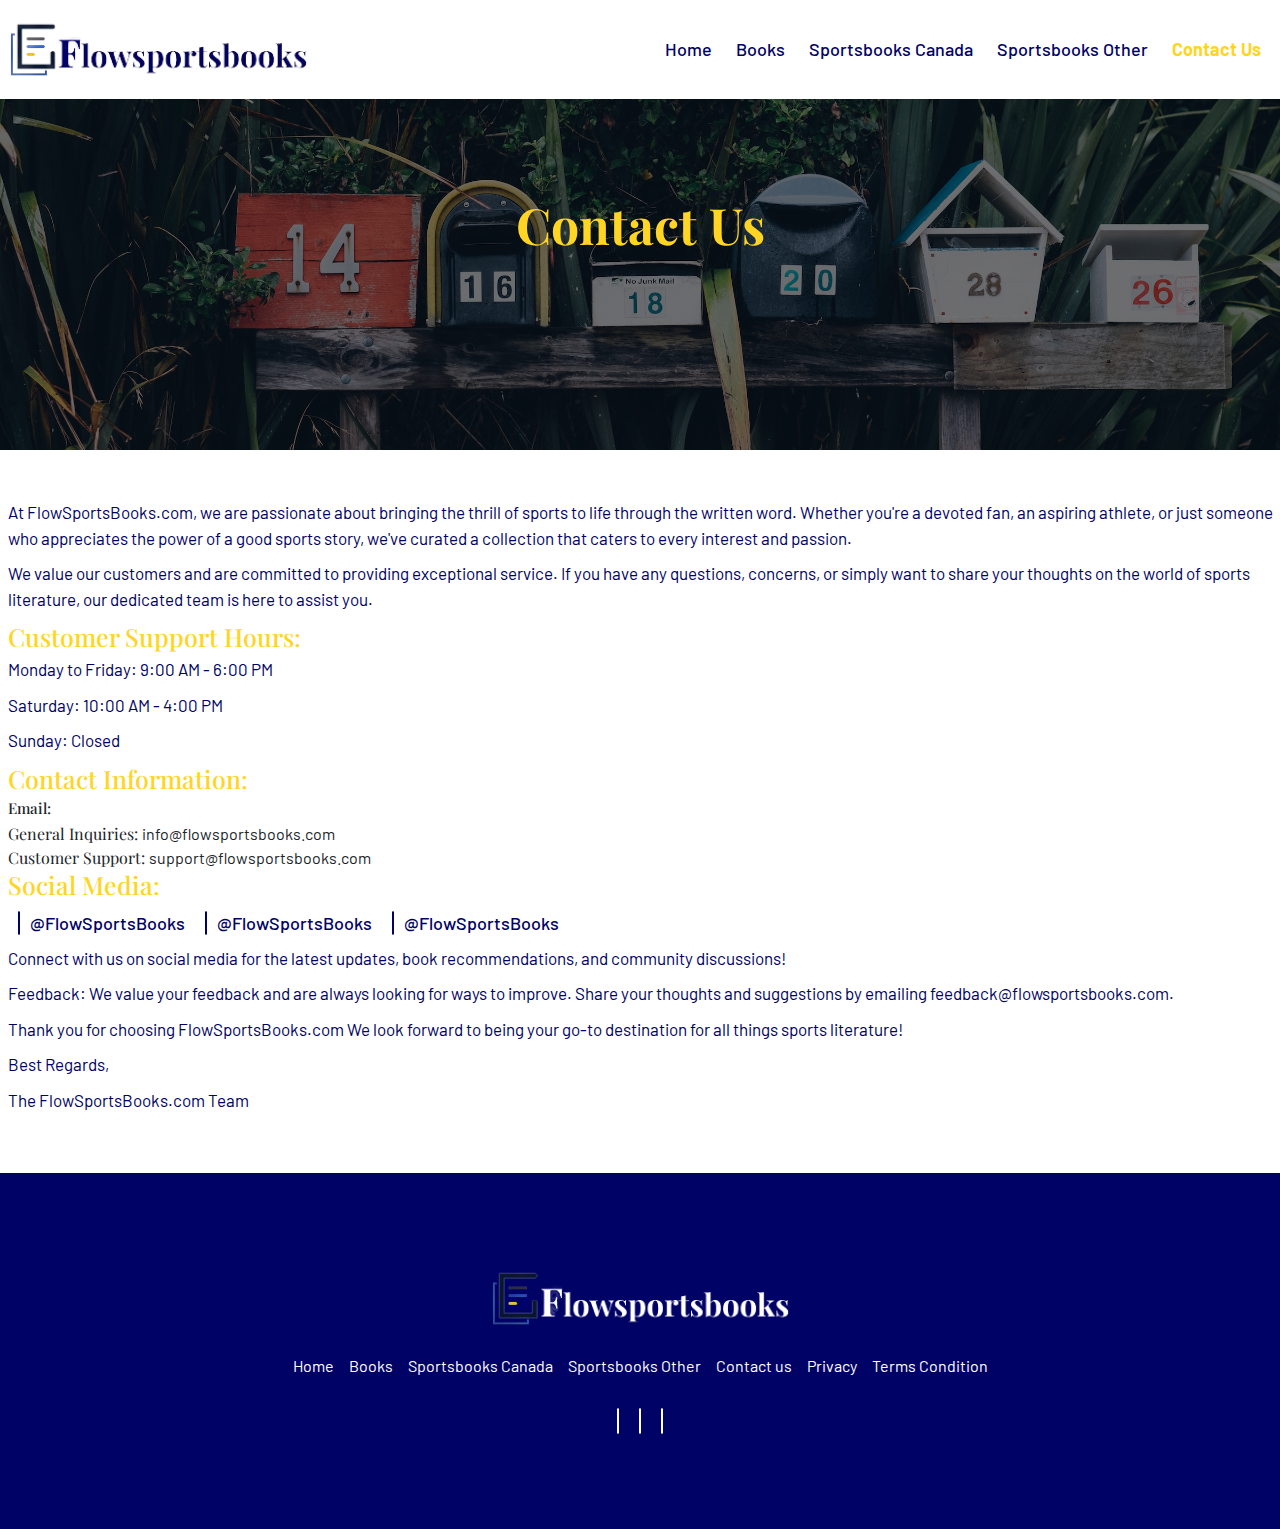
<file: contact-us.html>
<!doctype html>
<html lang="en">

<head>
    <meta charset="utf-8">
    <meta name="viewport" content="width=device-width, initial-scale=1">
    <link rel="stylesheet" href="https://cdnjs.cloudflare.com/ajax/libs/font-awesome/6.4.0/css/all.min.css"
        integrity="sha512-iecdLmaskl7CVkqkXNQ/ZH/XLlvWZOJyj7Yy7tcenmpD1ypASozpmT/E0iPtmFIB46ZmdtAc9eNBvH0H/ZpiBw=="
        crossorigin="anonymous" referrerpolicy="no-referrer" />
    <link href="https://fonts.googleapis.com/css2?family=Barlow:wght@400;500&display=swap" rel="stylesheet">
    <link href="https://unpkg.com/aos@2.3.1/dist/aos.css" rel="stylesheet">
    <link rel="stylesheet" href="css/bootstrap.css">
    <link rel="stylesheet" href="css/owl.carousel.css">
    <link rel="stylesheet" href="css/owl.theme.default.css">
    <link rel="stylesheet" href="css/style.css">
    <link rel="stylesheet" href="css/responsive.css">
    <link rel="icon" href="images/favicon.png" type="image/x-icon">
    <title>Contact us</title>
</head>

<body>
    <!-- site-header start -->
    <header class="site-header">
        <div class="container">
            <div class="site-logo">
                <a href="index.html"><img src="images/header-logo.png" alt="site-logo"></a>
            </div>
            <nav class="site-nav">
                <ul>
                    <li><a href="index.html">Home</a></li>
                    <li><a href="books.html">Books</a></li>
                    <li><a href="sportsbooks-canada.html">Sportsbooks Canada</a></li>
                    <li><a href="sportsbooks-other.html">Sportsbooks Other</a></li>
                    <li><a href="contact-us.html" class="menu active">Contact us</a></li>
                    <li class="closed-menu">
                        <a href="#">×</a>
                    </li>
                </ul>
            </nav>
            <div class="menu-toggle">
                <div class="bar-1"></div>
                <div class="bar-2"></div>
                <div class="bar-3"></div>
            </div>
        </div>
    </header>
    <!-- site header end -->

    <!-- site contactbanner start -->
    <section class="contactbanner">
        <div class="container">
            <div class="row">
                <div class="col-lg-6 col-sm-12">
                    <div class="privacybanner-text">
                        <h1>Contact Us</h1>
                    </div>
                </div>
            </div>
        </div>
    </section>
    <!-- site contactbanner end -->

    <!-- Start-contact-section -->
    <div class="contact__section">
        <div class="container">
            <div class="row">
                <div class="col-lg-12 col-md-12 col-sm-12">
                    <div class="contact__text">
                        <p>At FlowSportsBooks.com, we are passionate about bringing the thrill of sports to life through the
                            written word. Whether you're a devoted fan, an aspiring athlete, or just someone who
                            appreciates the power of a good sports story, we've curated a collection that caters to
                            every interest and passion.
                        </p>
                        <p>We value our customers and are committed to providing exceptional service. If you have any
                            questions, concerns, or simply want to share your thoughts on the world of sports
                            literature, our dedicated team is here to assist you.</p>
                    </div>
                </div>
                <div class="col-lg-12 col-md-12 col-sm-12">
                    <div class="contact__para">
                        <h3>Customer Support Hours:</h3>
                        <p>Monday to Friday: 9:00 AM - 6:00 PM </p>
                        <p>Saturday: 10:00 AM - 4:00 PM </p>
                        <p>Sunday: Closed</p>
                    </div>
                </div>
                <div class="col-lg-12 col-md-12 col-sm-12">
                    <div class="contact__para">
                        <h3>Contact Information:</h3>
                        <h4>Email:</h4>
                        <ul>
                            <li>General Inquiries: <a
                                    href="mailto:info@flowsportsbooks.com">info@flowsportsbooks.com</a>
                            </li>
                            <li>Customer Support: <a
                                    href="mailto:support@flowsportsbooks.com">support@flowsportsbooks.com</a></li>
                        </ul>
                    </div>
                    <div class="contact__para">
                        <h3>Social Media:</h3>
                        <div class="social-media">
                            <h3><i class="fa-brands fa-facebook-f"></i>@FlowSportsBooks</h3>
                            <h3><i class="fa-brands fa-twitter"></i>@FlowSportsBooks</h3>
                            <h3><i class="fa-brands fa-instagram"></i>@FlowSportsBooks</h3>
                        </div>
                        <p>Connect with us on social media for the latest updates, book recommendations, and community
                            discussions!
                        </p>
                        <p>Feedback: We value your feedback and are always looking for ways to improve. Share your
                            thoughts and suggestions by emailing feedback@flowsportsbooks.com.</p>
                        <p>Thank you for choosing FlowSportsBooks.com We look forward to being your go-to destination for
                            all things sports literature!
                        </p>
                        <p>Best Regards,</p>
                        <p>The FlowSportsBooks.com Team</p>
                    </div>
                </div>
            </div>
        </div>
    </div>
    <!-- End-contact-section -->

    <!-- site footer end -->
    <div class="footer">
        <div class="container">
            <div class="row">
                <div class="col-12">
                    <div class="footer-logo">
                        <a href="index.html"><img src="images/footerlogo.png" alt="footerlogo" class="img-fluid"></a>
                    </div>
                </div>
                <div class="col-12">
                    <div class="footer-links">
                        <ul>
                            <li><a href="index.html" class=" menu active">Home</a></li>
                            <li><a href="books.html">Books</a></li>
                            <li><a href="sportsbooks-canada.html">Sportsbooks Canada</a></li>
                            <li><a href="sportsbooks-other.html">Sportsbooks Other</a></li>
                            <li><a href="contact-us.html">Contact us</a></li>
                            <li><a href="privacy.html">Privacy</a></li>
                            <li><a href="terms-condition.html">Terms Condition</a></li>
                        </ul>
                    </div>
                </div>
                <div class="col-12">
                    <div class="social-signals">
                        <i class="fa-brands fa-facebook-f"></i>
                        <i class="fa-brands fa-instagram"></i>
                        <i class="fa-brands fa-twitter"></i>
                    </div>
                </div>
            </div>
        </div>
    </div>
    <!-- site footer end -->




    <script src="js/bootstrap.js"></script>
    <script src="js/jquery.js"></script>
    <script src="js/owl.carousel.js"></script>


    <script>
        $(document).ready(function () {
            $(".menu-toggle").click(function () {
                $("body").addClass("toggle");
            });
        });

        $(document).ready(function () {
            $(".closed-menu").click(function () {
                $("body").removeClass("toggle");
            });
        });
    </script>

    <script>
        $(document).ready(function () {
            $(window).scroll(function () {
                var header = $("header");
                header.toggleClass("sticky", $(window).scrollTop() > 0);
            });
        });
    </script>




</body>

</html>
</file>
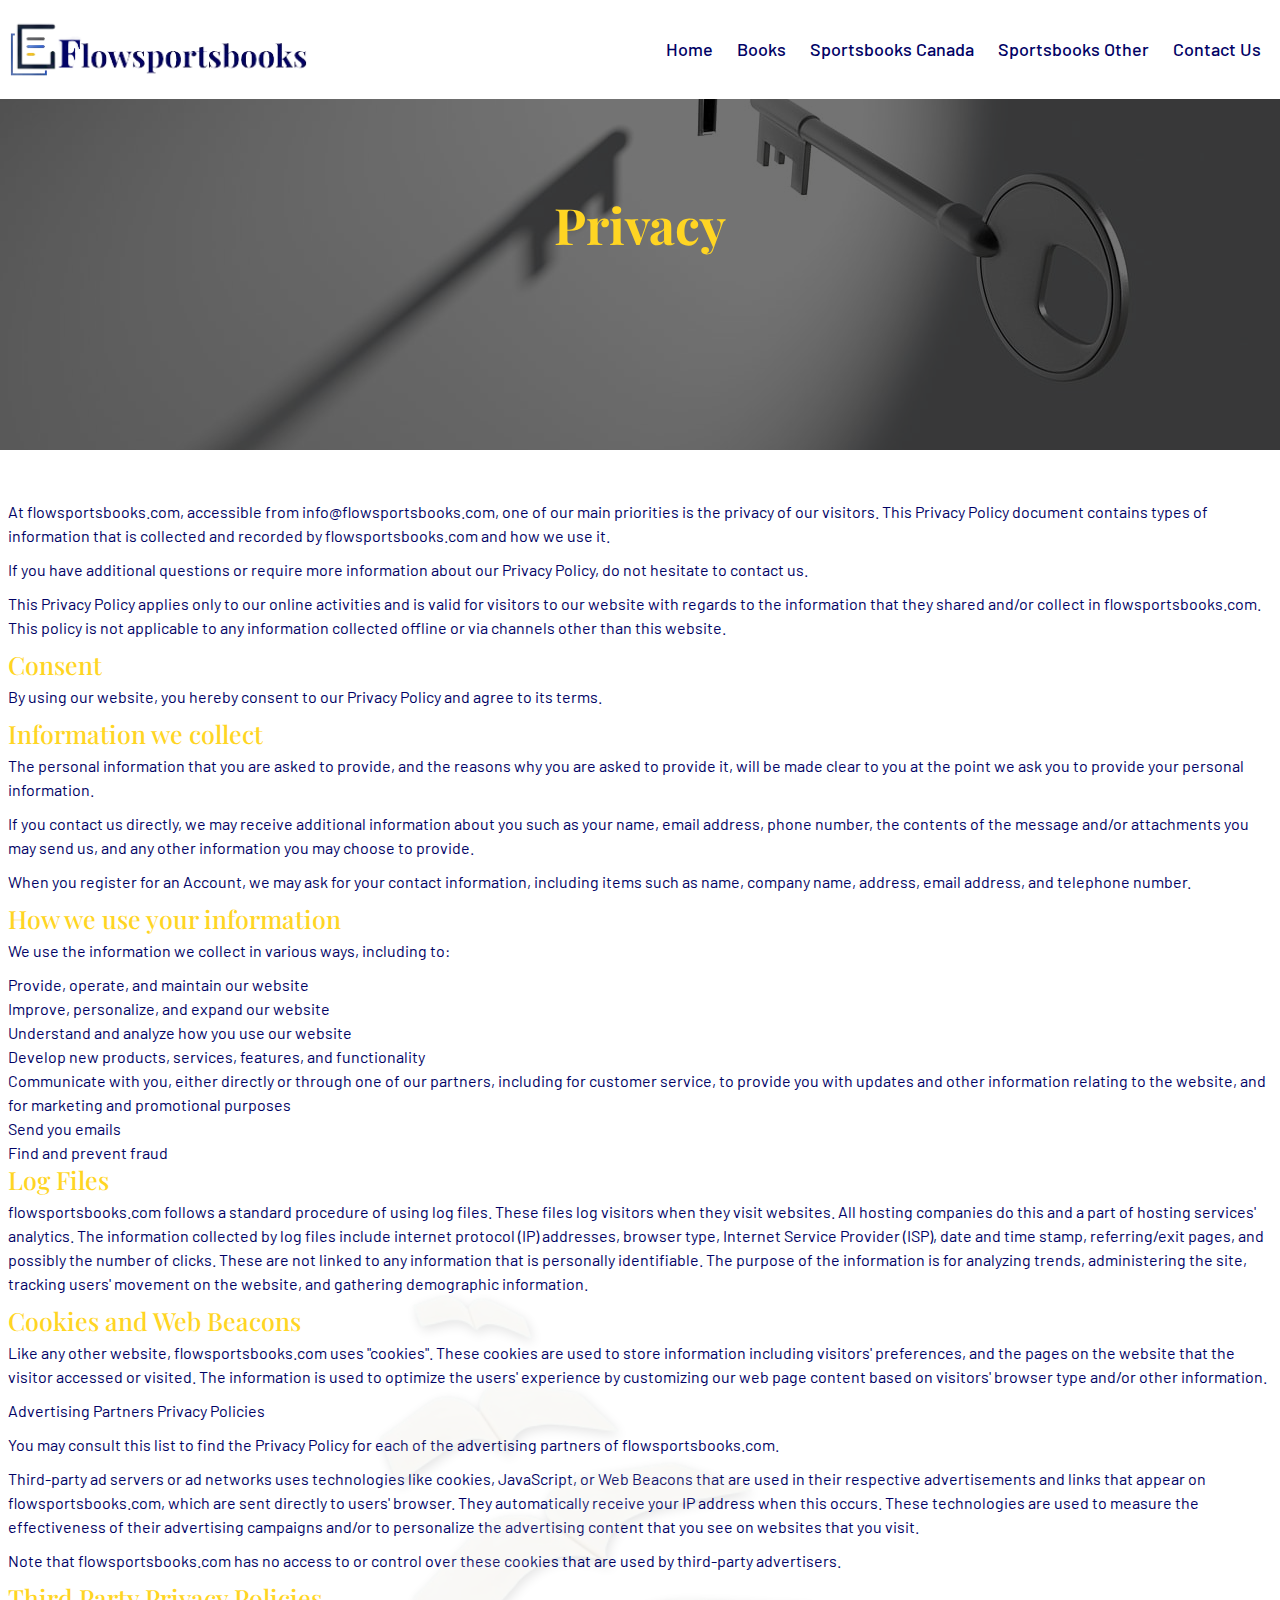
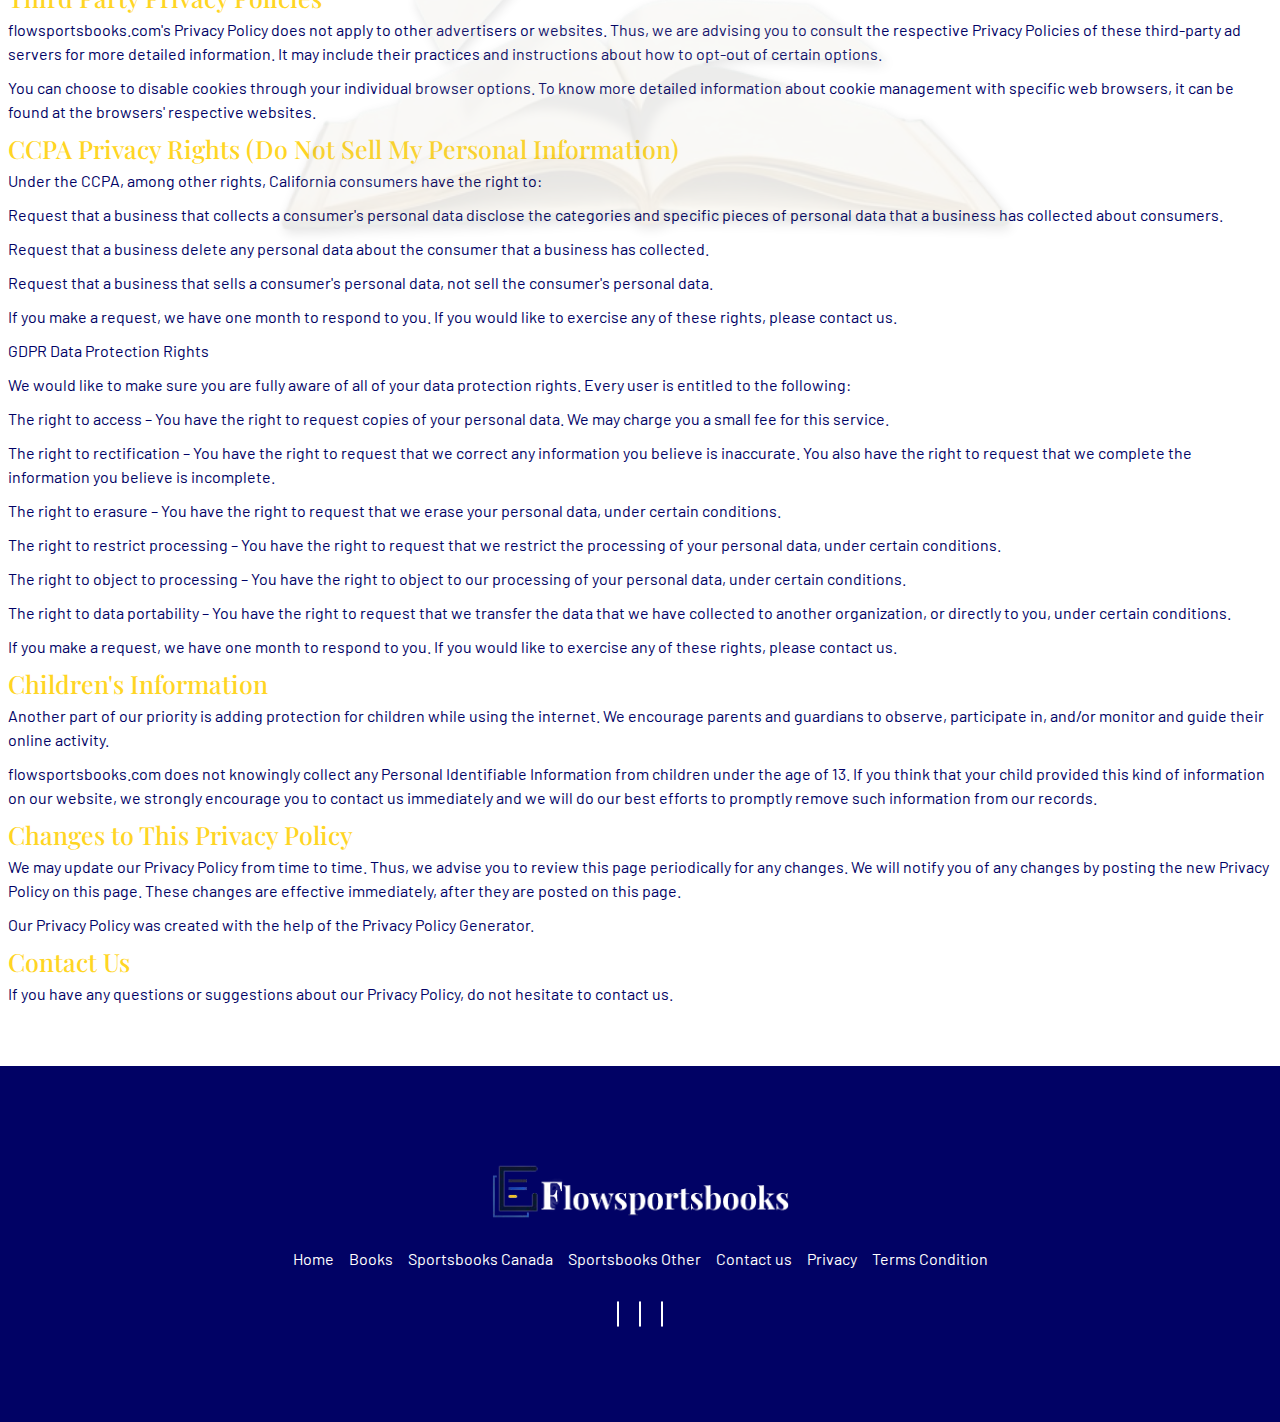
<file: privacy.html>
<!doctype html>
<html lang="en">

<head>
    <meta charset="utf-8">
    <meta name="viewport" content="width=device-width, initial-scale=1">
    <link rel="stylesheet" href="https://cdnjs.cloudflare.com/ajax/libs/font-awesome/6.4.0/css/all.min.css"
        integrity="sha512-iecdLmaskl7CVkqkXNQ/ZH/XLlvWZOJyj7Yy7tcenmpD1ypASozpmT/E0iPtmFIB46ZmdtAc9eNBvH0H/ZpiBw=="
        crossorigin="anonymous" referrerpolicy="no-referrer" />
    <link href="https://fonts.googleapis.com/css2?family=Barlow:wght@400;500&display=swap" rel="stylesheet">
    <link href="https://unpkg.com/aos@2.3.1/dist/aos.css" rel="stylesheet">
    <link rel="stylesheet" href="css/bootstrap.css">
    <link rel="stylesheet" href="css/owl.carousel.css">
    <link rel="stylesheet" href="css/owl.theme.default.css">
    <link rel="stylesheet" href="css/style.css">
    <link rel="stylesheet" href="css/responsive.css">
    <link rel="icon" href="images/favicon.png" type="image/x-icon">
    <title>Privacy</title>
</head>

<body>
    <!-- site-header start -->
    <header class="site-header">
        <div class="container">
            <div class="site-logo">
                <a href="index.html"><img src="images/header-logo.png" alt="site-logo"></a>
            </div>
            <nav class="site-nav">
                <ul>
                    <li><a href="index.html">Home</a></li>
                    <li><a href="books.html">Books</a></li>
                    <li><a href="sportsbooks-canada.html">Sportsbooks Canada</a></li>
                    <li><a href="sportsbooks-other.html">Sportsbooks Other</a></li>
                    <li><a href="contact-us.html">Contact us</a></li>
                    <li class="closed-menu">
                        <a href="#">×</a>
                    </li>
                </ul>
            </nav>
            <div class="menu-toggle">
                <div class="bar-1"></div>
                <div class="bar-2"></div>
                <div class="bar-3"></div>
            </div>
        </div>
    </header>
    <!-- site header end -->

    <!-- site privacybanner start -->
    <section class="privacybanner">
        <div class="container">
            <div class="row">
                <div class="col-lg-6 col-sm-12">
                    <div class="privacybanner-text">
                        <h1>Privacy</h1>
                    </div>
                </div>
            </div>
        </div>
    </section>
    <!-- site privacybanner end -->

    <!-- site privacy start -->
    <section class="privacy-policy">
        <div class="container">
            <div class="content-wrap">
                <p>At flowsportsbooks.com, accessible from info@flowsportsbooks.com, one of our main priorities is the
                    privacy of our visitors. This Privacy Policy document contains types of information that is
                    collected and recorded by flowsportsbooks.com and how we use it.
                </p>
                <p>If you have additional questions or require more information about our Privacy Policy, do not
                    hesitate to contact us.
                </p>
                <p>This Privacy Policy applies only to our online activities and is valid for visitors to our website
                    with regards to the information that they shared and/or collect in flowsportsbooks.com. This policy
                    is not applicable to any information collected offline or via channels other than this website.
                </p>
                <h3>Consent</h3>
                <p>By using our website, you hereby consent to our Privacy Policy and agree to its terms.
                </p>
                <h3>Information we collect</h3>
                <p>The personal information that you are asked to provide, and the reasons why you are asked to provide
                    it, will be made clear to you at the point we ask you to provide your personal information.
                </p>
                <p>If you contact us directly, we may receive additional information about you such as your name, email
                    address, phone number, the contents of the message and/or attachments you may send us, and any other
                    information you may choose to provide.
                </p>
                <p>When you register for an Account, we may ask for your contact information, including items such as
                    name, company name, address, email address, and telephone number.
                </p>
                <h3>How we use your information</h3>
                <p>We use the information we collect in various ways, including to:
                </p>
                <ul>
                    <li>Provide, operate, and maintain our website</li>
                    <li>Improve, personalize, and expand our website</li>
                    <li>Understand and analyze how you use our website </li>
                    <li>Develop new products, services, features, and functionality</li>
                    <li>Communicate with you, either directly or through one of our partners, including for customer
                        service, to provide you with updates and other information relating to the website, and for
                        marketing and promotional purposes</li>
                    <li>Send you emails</li>
                    <li>Find and prevent fraud</li>
                </ul>
                <h3>Log Files</h3>
                <p>flowsportsbooks.com follows a standard procedure of using log files. These files log visitors when
                    they visit websites. All hosting companies do this and a part of hosting services' analytics. The
                    information collected by log files include internet protocol (IP) addresses, browser type, Internet
                    Service Provider (ISP), date and time stamp, referring/exit pages, and possibly the number of
                    clicks. These are not linked to any information that is personally identifiable. The purpose of the
                    information is for analyzing trends, administering the site, tracking users' movement on the
                    website, and gathering demographic information.
                </p>
                <h3>Cookies and Web Beacons</h3>
                <p>Like any other website, flowsportsbooks.com uses "cookies". These cookies are used to store
                    information including visitors' preferences, and the pages on the website that the visitor accessed
                    or visited. The information is used to optimize the users' experience by customizing our web page
                    content based on visitors' browser type and/or other information.</p>
                <p>Advertising Partners Privacy Policies</p>
                <p>You may consult this list to find the Privacy Policy for each of the advertising partners of
                    flowsportsbooks.com.
                </p>
                <p>Third-party ad servers or ad networks uses technologies like cookies, JavaScript, or Web Beacons that
                    are used in their respective advertisements and links that appear on flowsportsbooks.com, which are
                    sent directly to users' browser. They automatically receive your IP address when this occurs. These
                    technologies are used to measure the effectiveness of their advertising campaigns and/or to
                    personalize the advertising content that you see on websites that you visit.</p>
                <p>Note that flowsportsbooks.com has no access to or control over these cookies that are used by
                    third-party advertisers.
                </p>
                <h3>Third Party Privacy Policies</h3>
                <p>flowsportsbooks.com's Privacy Policy does not apply to other advertisers or websites. Thus, we are
                    advising you to consult the respective Privacy Policies of these third-party ad servers for more
                    detailed information. It may include their practices and instructions about how to opt-out of
                    certain options.
                </p>
                <p>You can choose to disable cookies through your individual browser options. To know more detailed
                    information about cookie management with specific web browsers, it can be found at the browsers'
                    respective websites.
                </p>
                <h3>CCPA Privacy Rights (Do Not Sell My Personal Information)</h3>
                <p>Under the CCPA, among other rights, California consumers have the right to:</p>
                <p>Request that a business that collects a consumer's personal data disclose the categories and specific
                    pieces of personal data that a business has collected about consumers.
                </p>
                <p>Request that a business delete any personal data about the consumer that a business has collected.
                </p>
                <p>Request that a business that sells a consumer's personal data, not sell the consumer's personal data.
                </p>
                <p>If you make a request, we have one month to respond to you. If you would like to exercise any of
                    these rights, please contact us.
                </p>
                <p>GDPR Data Protection Rights</p>
                <p>We would like to make sure you are fully aware of all of your data protection rights. Every user is
                    entitled to the following:
                </p>
                <p>The right to access – You have the right to request copies of your personal data. We may charge you a
                    small fee for this service.
                </p>
                <p>The right to rectification – You have the right to request that we correct any information you
                    believe is inaccurate. You also have the right to request that we complete the information you
                    believe is incomplete.</p>
                <p>The right to erasure – You have the right to request that we erase your personal data, under certain
                    conditions.
                </p>
                <p>The right to restrict processing – You have the right to request that we restrict the processing of
                    your personal data, under certain conditions.
                </p>
                <p>The right to object to processing – You have the right to object to our processing of your personal
                    data, under certain conditions.
                </p>
                <p>The right to data portability – You have the right to request that we transfer the data that we have
                    collected to another organization, or directly to you, under certain conditions.</p>
                <p>If you make a request, we have one month to respond to you. If you would like to exercise any of
                    these rights, please contact us.
                </p>
                <h3>Children's Information</h3>
                <p>Another part of our priority is adding protection for children while using the internet. We encourage
                    parents and guardians to observe, participate in, and/or monitor and guide their online activity.
                </p>
                <p>flowsportsbooks.com does not knowingly collect any Personal Identifiable Information from children
                    under the age of 13. If you think that your child provided this kind of information on our website,
                    we strongly encourage you to contact us immediately and we will do our best efforts to promptly
                    remove such information from our records.
                </p>
                <h3>Changes to This Privacy Policy</h3>
                <p>We may update our Privacy Policy from time to time. Thus, we advise you to review this page
                    periodically for any changes. We will notify you of any changes by posting the new Privacy Policy on
                    this page. These changes are effective immediately, after they are posted on this page.
                </p>
                <p>Our Privacy Policy was created with the help of the Privacy Policy Generator.</p>
                <h3>Contact Us</h3>
                <p>If you have any questions or suggestions about our Privacy Policy, do not hesitate to contact us.
                </p>
                <div class="bodybg">
                    <img src="images/bodybook.png" class="img-fluid" alt="bodybook">
                </div>
            </div>
        </div>
    </section>
    <!-- site privacy end -->




    <!-- site footer end -->
    <div class="footer">
        <div class="container">
            <div class="row">
                <div class="col-12">
                    <div class="footer-logo">
                        <a href="index.html"><img src="images/footerlogo.png" alt="footerlogo" class="img-fluid"></a>
                    </div>
                </div>
                <div class="col-12">
                    <div class="footer-links">
                        <ul>
                            <li><a href="index.html" class=" menu active">Home</a></li>
                            <li><a href="books.html">Books</a></li>
                            <li><a href="sportsbooks-canada.html">Sportsbooks Canada</a></li>
                            <li><a href="sportsbooks-other.html">Sportsbooks Other</a></li>
                            <li><a href="contact-us.html">Contact us</a></li>
                            <li><a href="privacy.html">Privacy</a></li>
                            <li><a href="terms-condition.html">Terms Condition</a></li>
                        </ul>
                    </div>
                </div>
                <div class="col-12">
                    <div class="social-signals">
                        <i class="fa-brands fa-facebook-f"></i>
                        <i class="fa-brands fa-instagram"></i>
                        <i class="fa-brands fa-twitter"></i>
                    </div>
                </div>
            </div>
        </div>
    </div>
    <!-- site footer end -->




    <script src="js/bootstrap.js"></script>
    <script src="js/jquery.js"></script>
    <script src="js/owl.carousel.js"></script>


    <script>
        $(document).ready(function () {
            $(".menu-toggle").click(function () {
                $("body").addClass("toggle");
            });
        });

        $(document).ready(function () {
            $(".closed-menu").click(function () {
                $("body").removeClass("toggle");
            });
        });
    </script>

    <script>
        $(document).ready(function () {
            $(window).scroll(function () {
                var header = $("header");
                header.toggleClass("sticky", $(window).scrollTop() > 0);
            });
        });
    </script>




</body>

</html>
</file>
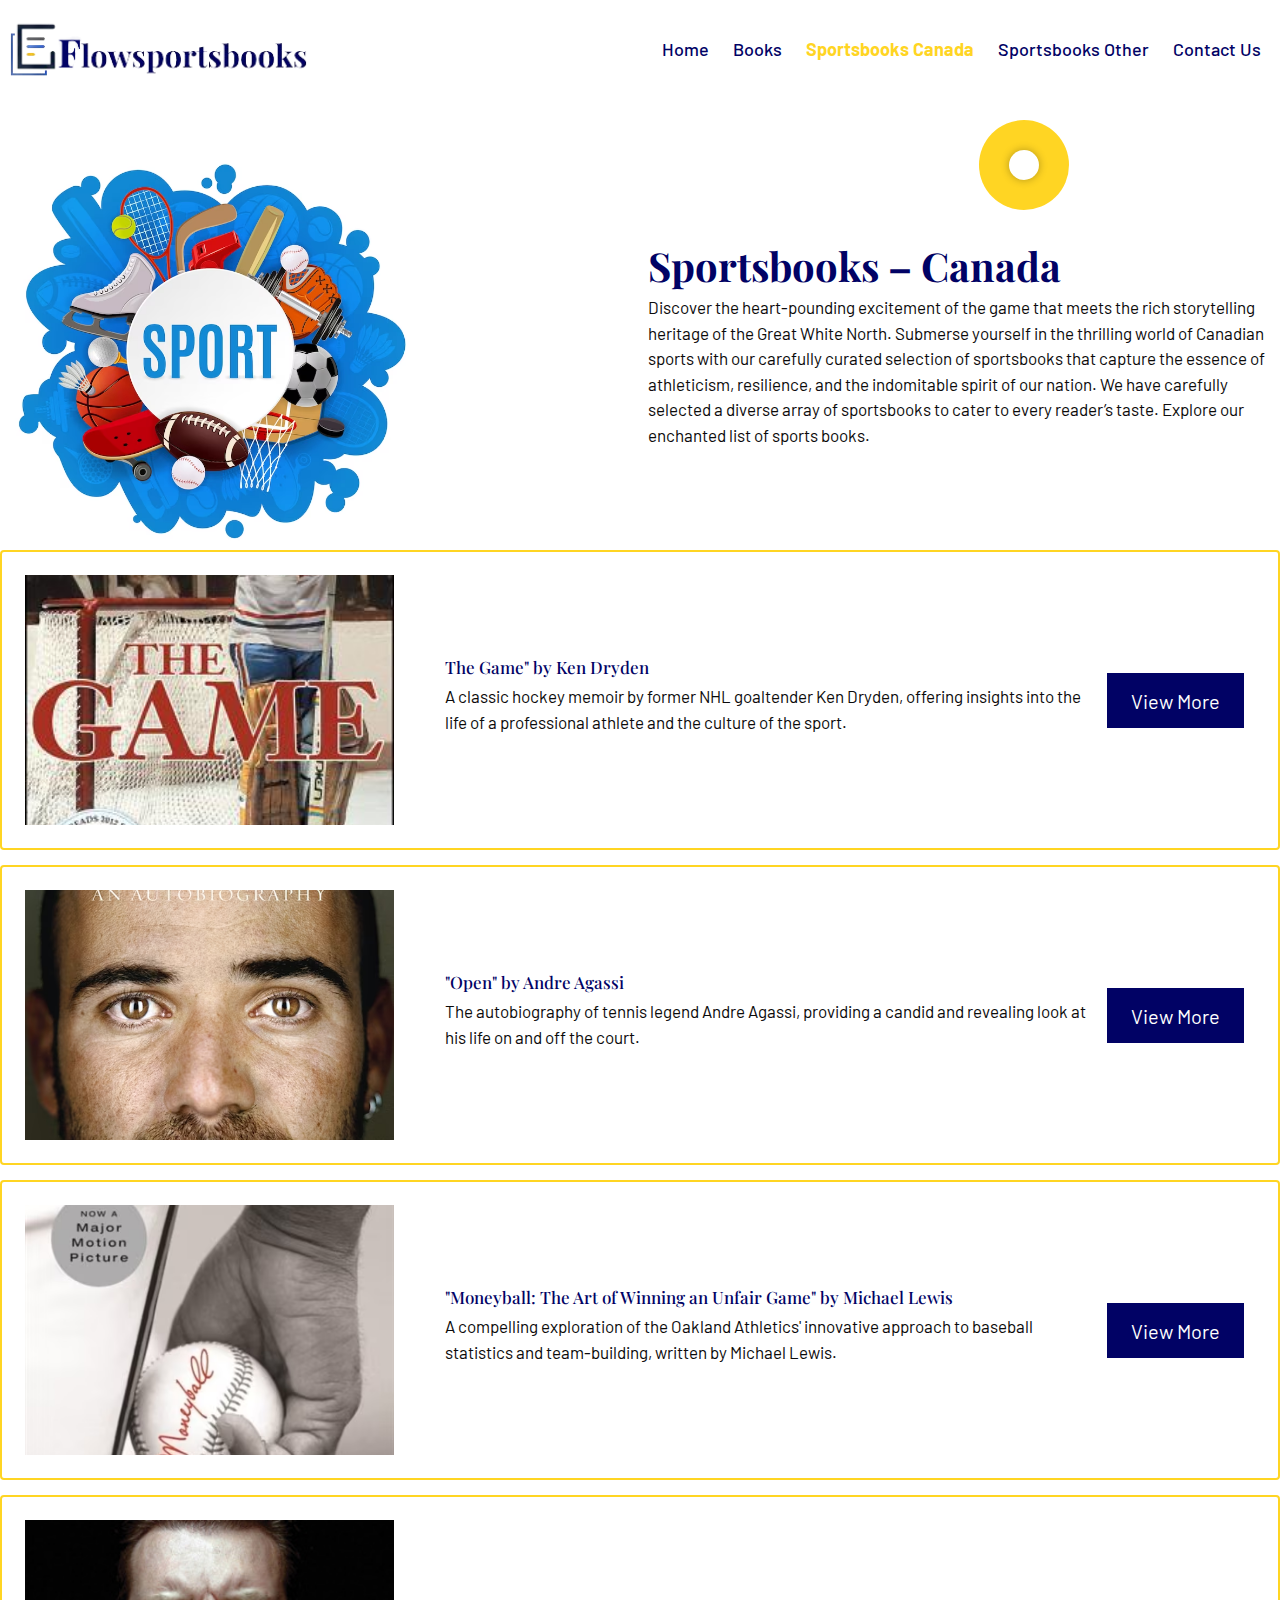
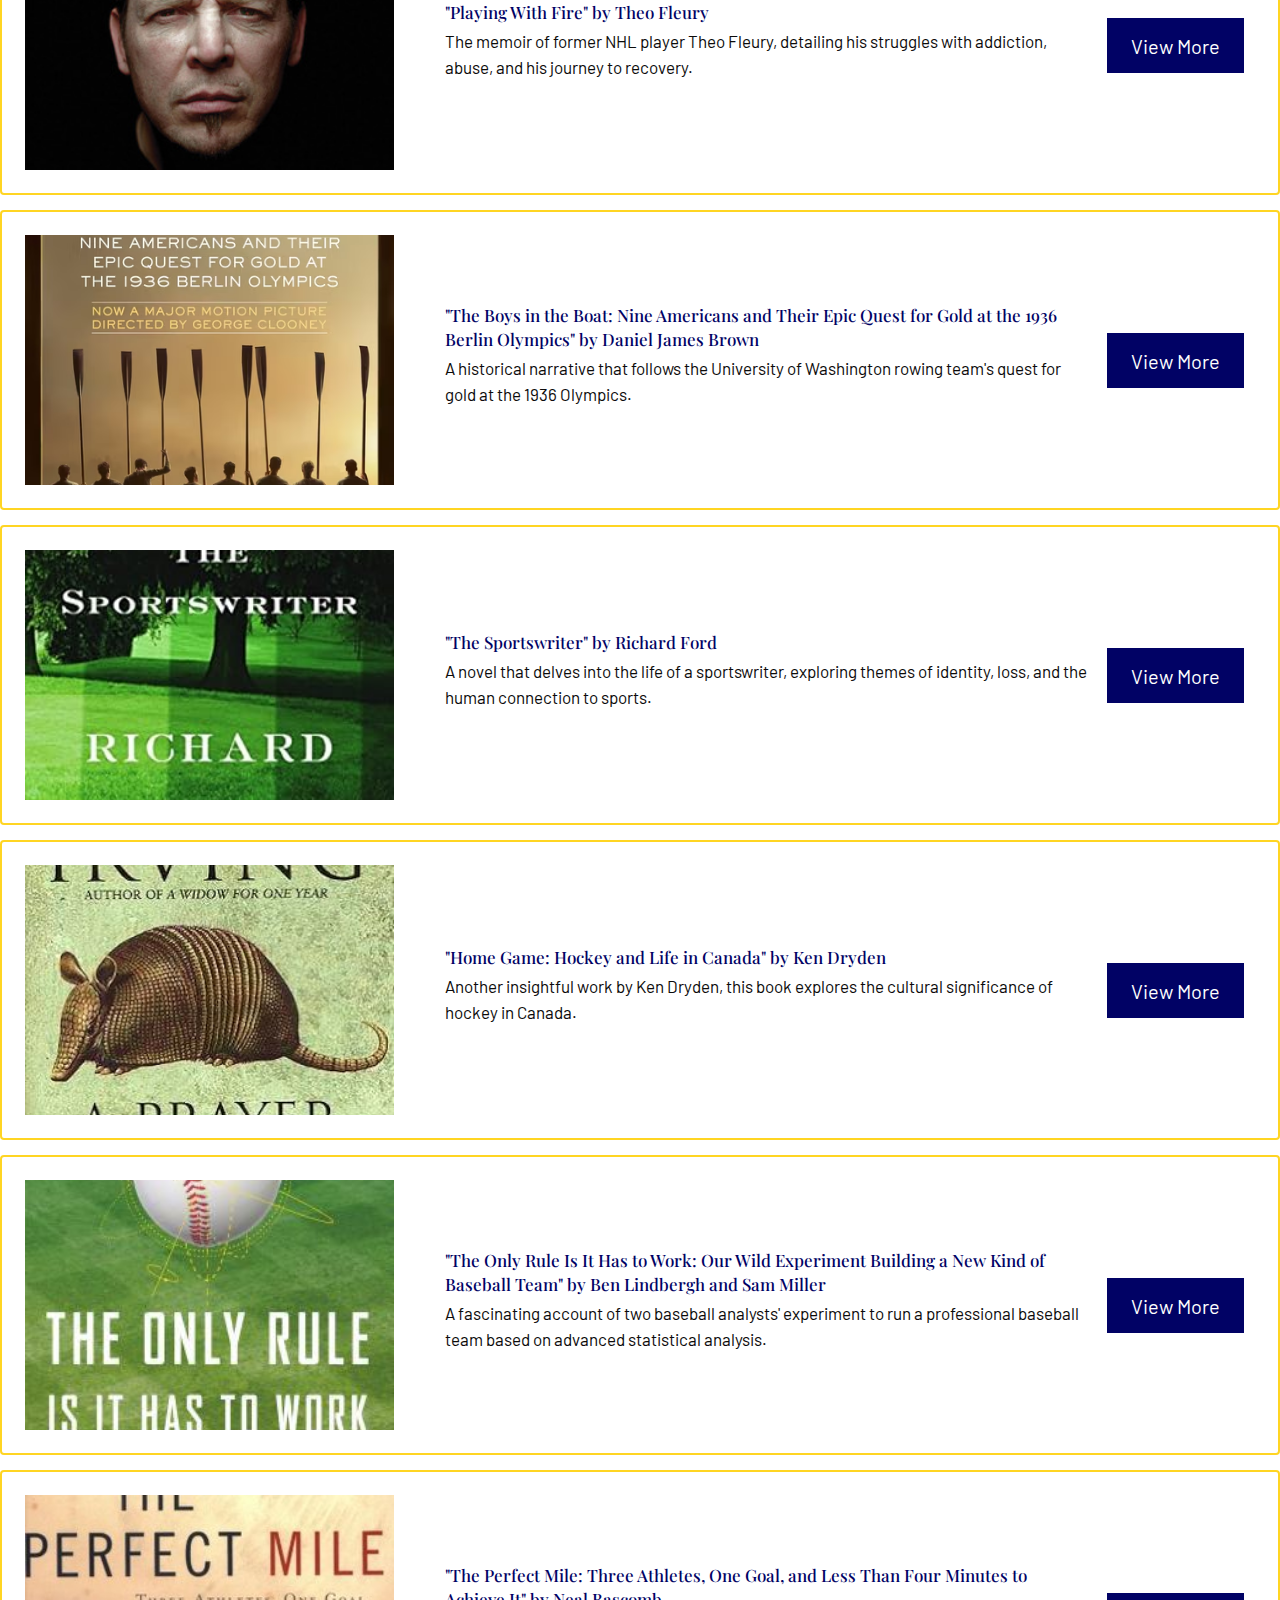
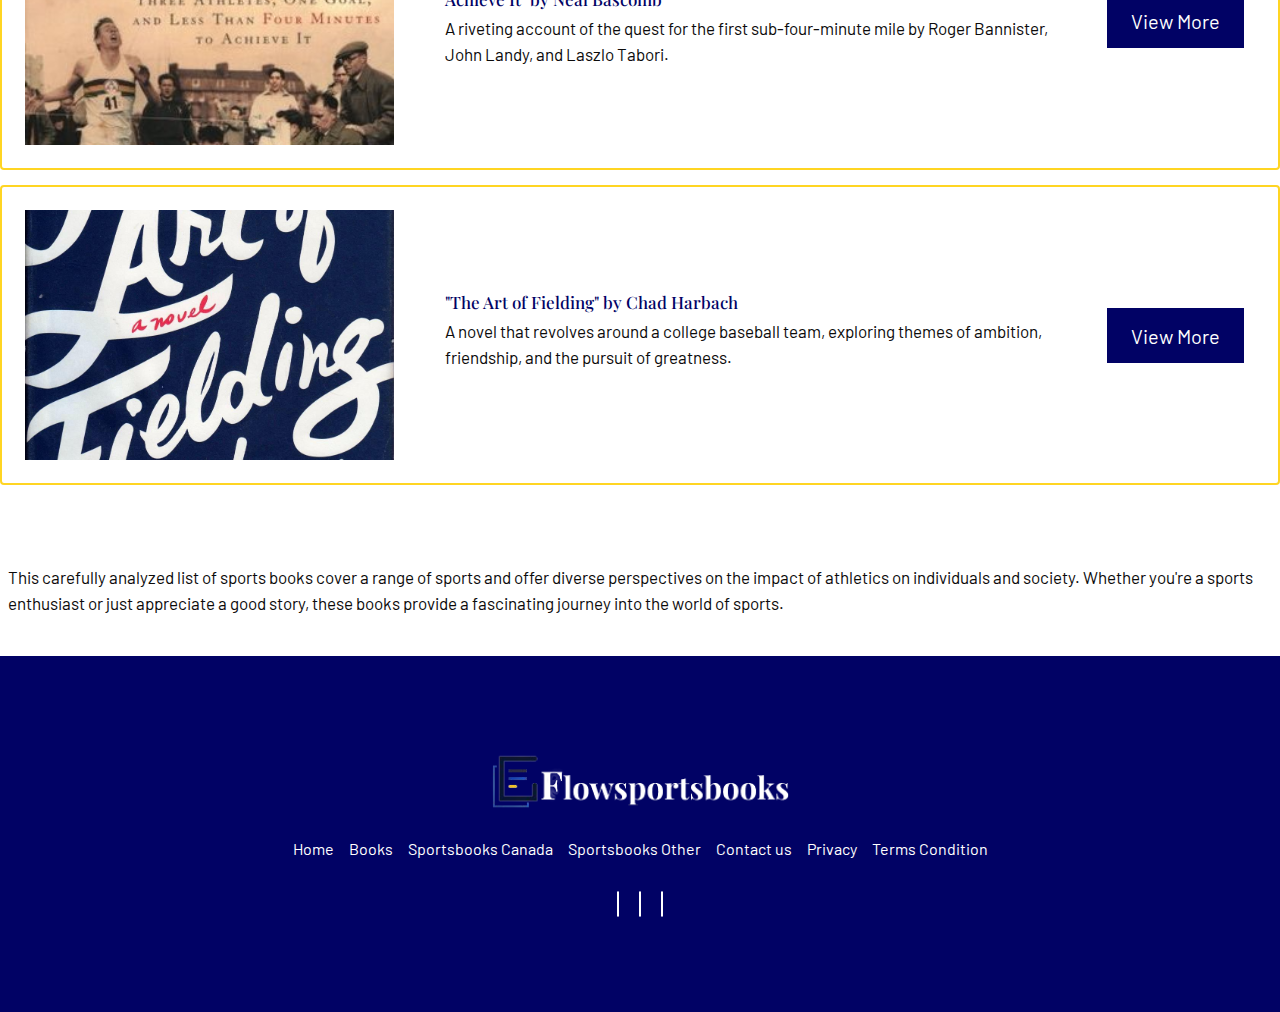
<file: sportsbooks-canada.html>
<!doctype html>
<html lang="en">

<head>
    <meta charset="utf-8">
    <meta name="viewport" content="width=device-width, initial-scale=1">
    <link rel="stylesheet" href="https://cdnjs.cloudflare.com/ajax/libs/font-awesome/6.4.0/css/all.min.css"
        integrity="sha512-iecdLmaskl7CVkqkXNQ/ZH/XLlvWZOJyj7Yy7tcenmpD1ypASozpmT/E0iPtmFIB46ZmdtAc9eNBvH0H/ZpiBw=="
        crossorigin="anonymous" referrerpolicy="no-referrer" />
    <link href="https://fonts.googleapis.com/css2?family=Barlow:wght@400;500&display=swap" rel="stylesheet">
    <link href="https://unpkg.com/aos@2.3.1/dist/aos.css" rel="stylesheet">
    <link rel="stylesheet" href="css/bootstrap.css">
    <link rel="stylesheet" href="css/owl.carousel.css">
    <link rel="stylesheet" href="css/owl.theme.default.css">
    <link rel="stylesheet" href="css/style.css">
    <link rel="stylesheet" href="css/responsive.css">
    <link rel="icon" href="images/favicon.png" type="image/x-icon">
    <title>Sportsbooks Canada</title>
</head>

<body>
    <!-- site-header start -->
    <header class="site-header">
        <div class="container">
            <div class="site-logo">
                <a href="index.html"><img src="images/header-logo.png" alt="site-logo"></a>
            </div>
            <nav class="site-nav">
                <ul>
                    <li><a href="index.html">Home</a></li>
                    <li><a href="books.html">Books</a></li>
                    <li><a href="sportsbooks-canada.html" class="menu active">Sportsbooks Canada</a></li>
                    <li><a href="sportsbooks-other.html">Sportsbooks Other</a></li>
                    <li><a href="contact-us.html">Contact us</a></li>
                    <li class="closed-menu">
                        <a href="#">×</a>
                    </li>
                </ul>
            </nav>
            <div class="menu-toggle">
                <div class="bar-1"></div>
                <div class="bar-2"></div>
                <div class="bar-3"></div>
            </div>
        </div>
    </header>
    <!-- site header end -->

    <!--Start-sportsbookscanada-section-->
    <section class="homebanner">
        <div class="container">
            <div class="row  align-items-center">
                <div class="col-lg-6 col-md-6 col-sm-12">
                    <div class="homebanner-picture">
                        <img src="images/sportsbookcanadabanner.avif" class="img-fluid" alt="homebannerpicture">
                    </div>
                </div>
                <div class="col-lg-6 col-md-6 col-sm-12">
                    <div class="homebanner-text">
                        <h1>Sportsbooks – Canada</h1>
                        <p>Discover the heart-pounding excitement of the game that meets the rich storytelling heritage
                            of the Great White North. Submerse yourself in the thrilling world of Canadian sports with
                            our carefully curated selection of sportsbooks that capture the essence of athleticism,
                            resilience, and the indomitable spirit of our nation. We have carefully selected a diverse
                            array of sportsbooks to cater to every reader’s taste. Explore our enchanted list of sports
                            books.</p>
                    </div>
                </div>
            </div>
        </div>
        <div class="pulsating-circle"></div>
    </section>
    <!--End-sportsbookscanada-section-->

    <!--Start-sportsbookscanada-card-section-->
     <section class="casino__cards">
        <div class="container">
            <div class="row">
                <div class="main-img-text-content">
                    <div class="restaurant-img">
                        <a href="https://www.goodreads.com/book/show/504405.The_Game" target="_blank"><img src="images/sportsbookcanada1.jpg" class="img-fluid" alt="sportsbookcanada1"></a>
                    </div>
                    <div class="restaurent-text">
                        <h3>The Game" by Ken Dryden</h3>
                        <p>A classic hockey memoir by former NHL goaltender Ken Dryden, offering insights into the life
                            of a professional athlete and the culture of the sport.</p>
                    </div>
                    <div class="resturent-button">
                        <a href="https://www.goodreads.com/book/show/504405.The_Game" class="casino-btn" target="_blank"> View
                            More</a>
                    </div>
                </div>
            </div>
            <div class="row restaurant">
                <div class="main-img-text-content">
                    <div class="restaurant-img">
                        <a href="https://www.indigo.ca/en-ca/open-an-autobiography/9780307388407.html" target="_blank"><img src="images/sportsbookcanada2.avif" class="img-fluid" alt="sportsbookcanada2"></a>
                    </div>
                    <div class="restaurent-text">
                        <h3>"Open" by Andre Agassi</h3>
                        <p>The autobiography of tennis legend Andre Agassi, providing a candid and revealing look at his
                            life on and off the court.</p>
                    </div>
                    <div class="resturent-button">
                        <a href="https://www.indigo.ca/en-ca/open-an-autobiography/9780307388407.html"
                            class="casino-btn enter" target="_blank"> View More</a>
                    </div>
                </div>
            </div>
            <div class="row restaurant">
                <div class="main-img-text-content">
                    <div class="restaurant-img">
                        <a href="https://www.indigo.ca/en-ca/moneyball-the-art-of-winning-an-unfair-game/9780393324815.html" target="_blank"><img src="images/sportsbookcanada3.avif" class="img-fluid" alt="sportsbookcanada3"></a>
                    </div>
                    <div class="restaurent-text">
                        <h3>"Moneyball: The Art of Winning an Unfair Game" by Michael Lewis</h3>
                        <p>A compelling exploration of the Oakland Athletics' innovative approach to baseball statistics
                            and team-building, written by Michael Lewis.</p>
                    </div>
                    <div class="resturent-button">
                        <a href="https://www.indigo.ca/en-ca/moneyball-the-art-of-winning-an-unfair-game/9780393324815.html" class="casino-btn"
                            target="_blank"> View More</a>
                    </div>
                </div>
            </div>
            <div class="row restaurant">
                <div class="main-img-text-content">
                    <div class="restaurant-img">
                        <a href="https://www.goodreads.com/en/book/show/6972919" target="_blank"><img src="images/sportsbookcanada4.jpg" class="img-fluid" alt="sportsbookcanada4"></a>
                    </div>
                    <div class="restaurent-text">
                        <h3>"Playing With Fire" by Theo Fleury</h3>
                        <p>The memoir of former NHL player Theo Fleury, detailing his struggles with addiction, abuse,
                            and his journey to recovery.
                        </p>
                    </div>
                    <div class="resturent-button">
                        <a href="https://www.goodreads.com/en/book/show/6972919" class="casino-btn enter" target="_blank"> View
                            More</a>
                    </div>
                </div>
            </div>
            <div class="row restaurant">
                <div class="main-img-text-content">
                    <div class="restaurant-img">
                        <a href="https://www.indigo.ca/en-ca/the-boys-in-the-boat-movie-tie-in-nine-americans-and-their-epic-quest-for-gold-at-the-1936-berlin-olympics/9780593512302.html
                        " target="_blank"><img src="images/sportsbookcanada5.avif" class="img-fluid" alt="sportsbookcanada5"></a>
                    </div>
                    <div class="restaurent-text">
                        <h3>"The Boys in the Boat: Nine Americans and Their Epic Quest for Gold at the 1936 Berlin
                            Olympics" by Daniel James Brown</h3>
                        <p>A historical narrative that follows the University of Washington rowing team's quest for gold
                            at the 1936 Olympics.
                        </p>
                    </div>
                    <div class="resturent-button">
                        <a href="https://www.indigo.ca/en-ca/the-boys-in-the-boat-movie-tie-in-nine-americans-and-their-epic-quest-for-gold-at-the-1936-berlin-olympics/9780593512302.html
                        " class="casino-btn enter"
                            target="_blank"> View More</a>
                    </div>
                </div>
            </div>
            <div class="row restaurant">
                <div class="main-img-text-content">
                    <div class="restaurant-img">
                        <a href="https://www.amazon.ca/dp/0679762108?tag=prhca-20" target="_blank"><img src="images/sportsbookcanada6.jpg" class="img-fluid" alt="sportsbookcanada6"></a>
                    </div>
                    <div class="restaurent-text">
                        <h3>"The Sportswriter" by Richard Ford</h3>
                        <p>A novel that delves into the life of a sportswriter, exploring themes of identity, loss, and
                            the human connection to sports.</p>
                    </div>
                    <div class="resturent-button">
                        <a href="https://www.amazon.ca/dp/0679762108?tag=prhca-20"
                            class="casino-btn enter" target="_blank"> View More</a>
                    </div>
                </div>
            </div>
            <div class="row restaurant">
                <div class="main-img-text-content">
                    <div class="restaurant-img">
                        <a href="https://www.goodreads.com/en/book/show/517744" target="_blank"><img src="images/sportsbookcanada7.avif" class="img-fluid" alt="sportsbookcanada7"></a>
                    </div>
                    <div class="restaurent-text">
                        <h3>"Home Game: Hockey and Life in Canada" by Ken Dryden</h3>
                        <p>Another insightful work by Ken Dryden, this book explores the cultural significance of hockey
                            in Canada.</p>
                    </div>
                    <div class="resturent-button">
                        <a href="https://www.goodreads.com/en/book/show/517744" class="casino-btn enter" target="_blank"> View More</a>
                    </div>
                </div>
            </div>
            <div class="row restaurant">
                <div class="main-img-text-content">
                    <div class="restaurant-img">
                        <a href="https://www.sirtobys.com/" target="_blank"><img src="images/sportsbookcanada8.jpg" class="img-fluid" alt="sportsbookcanada8"></a>
                    </div>
                    <div class="restaurent-text">
                        <h3>"The Only Rule Is It Has to Work: Our Wild Experiment Building a New Kind of Baseball Team"
                            by Ben Lindbergh and Sam Miller</h3>
                        <p>A fascinating account of two baseball analysts' experiment to run a professional baseball
                            team based on advanced statistical analysis.
                        </p>
                    </div>
                    <div class="resturent-button">
                        <a href="https://www.goodreads.com/en/book/show/26792284"
                            class="casino-btn enter" target="_blank"> View More</a>
                    </div>
                </div>
            </div>
            <div class="row restaurant">
                <div class="main-img-text-content">
                    <div class="restaurant-img">
                        <a href="https://www.goodreads.com/en/book/show/42287" target="_blank"><img src="images/sportsbookcanada9.jpg" class="img-fluid" alt="sportsbookcanada9"></a>
                    </div>
                    <div class="restaurent-text">
                        <h3>"The Perfect Mile: Three Athletes, One Goal, and Less Than Four Minutes to Achieve It" by
                            Neal Bascomb</h3>
                        <p>A riveting account of the quest for the first sub-four-minute mile by Roger Bannister, John
                            Landy, and Laszlo Tabori.
                        </p>
                    </div>
                    <div class="resturent-button">
                        <a href="https://www.goodreads.com/en/book/show/42287"
                            class="casino-btn enter" target="_blank"> View More</a>
                    </div>
                </div>
            </div>
            <div class="row restaurant">
                <div class="main-img-text-content">
                    <div class="restaurant-img">
                        <a href="https://www.goodreads.com/en/book/show/10996342" target="_blank"><img src="images/sportsbookcanada10.jpg" class="img-fluid" alt="sportsbookcanada10"></a>
                    </div>
                    <div class="restaurent-text">
                        <h3>"The Art of Fielding" by Chad Harbach</h3>
                        <p>A novel that revolves around a college baseball team, exploring themes of ambition,
                            friendship, and the pursuit of greatness.</p>
                    </div>
                    <div class="resturent-button">
                        <a href="https://www.goodreads.com/en/book/show/10996342" class="casino-btn enter" target="_blank">
                            View
                            More</a>
                    </div>
                </div>
            </div>
        </div>
    </section>
    <!--End-sportsbookscanada-card-section-->

    <!--Start-Endetxt-section-->
    <div class="endtext">
        <div class="container">
            <div class="row">
                <div class="col-lg-12">
                    <div class="homebanner-text">
                        <p>This carefully analyzed list of sports books cover a range of sports and offer diverse
                            perspectives on the impact of athletics on individuals and society. Whether you're a sports
                            enthusiast or just appreciate a good story, these books provide a fascinating journey into
                            the world of sports.</p>
                    </div>
                </div>
            </div>
        </div>
    </div>
    <!--Start-Endetxt-section-->



    <!-- site footer end -->
    <div class="footer">
        <div class="container">
            <div class="row">
                <div class="col-12">
                    <div class="footer-logo">
                        <a href="index.html"><img src="images/footerlogo.png" alt="footerlogo" class="img-fluid"></a>
                    </div>
                </div>
                <div class="col-12">
                    <div class="footer-links">
                        <ul>
                            <li><a href="index.html" class=" menu active">Home</a></li>
                            <li><a href="books.html">Books</a></li>
                            <li><a href="sportsbooks-canada.html">Sportsbooks Canada</a></li>
                            <li><a href="sportsbooks-other.html">Sportsbooks Other</a></li>
                            <li><a href="contact-us.html">Contact us</a></li>
                            <li><a href="privacy.html">Privacy</a></li>
                            <li><a href="terms-condition.html">Terms Condition</a></li>
                        </ul>
                    </div>
                </div>
                <div class="col-12">
                    <div class="social-signals">
                        <i class="fa-brands fa-facebook-f"></i>
                        <i class="fa-brands fa-instagram"></i>
                        <i class="fa-brands fa-twitter"></i>
                    </div>
                </div>
            </div>
        </div>
    </div>
    <!-- site footer end -->




    <script src="js/bootstrap.js"></script>
    <script src="js/jquery.js"></script>
    <script src="js/owl.carousel.js"></script>


    <script>
        $(document).ready(function () {
            $(".menu-toggle").click(function () {
                $("body").addClass("toggle");
            });
        });

        $(document).ready(function () {
            $(".closed-menu").click(function () {
                $("body").removeClass("toggle");
            });
        });
    </script>

    <script>
        $(document).ready(function () {
            $(window).scroll(function () {
                var header = $("header");
                header.toggleClass("sticky", $(window).scrollTop() > 0);
            });
        });
    </script>




</body>

</html>
</file>
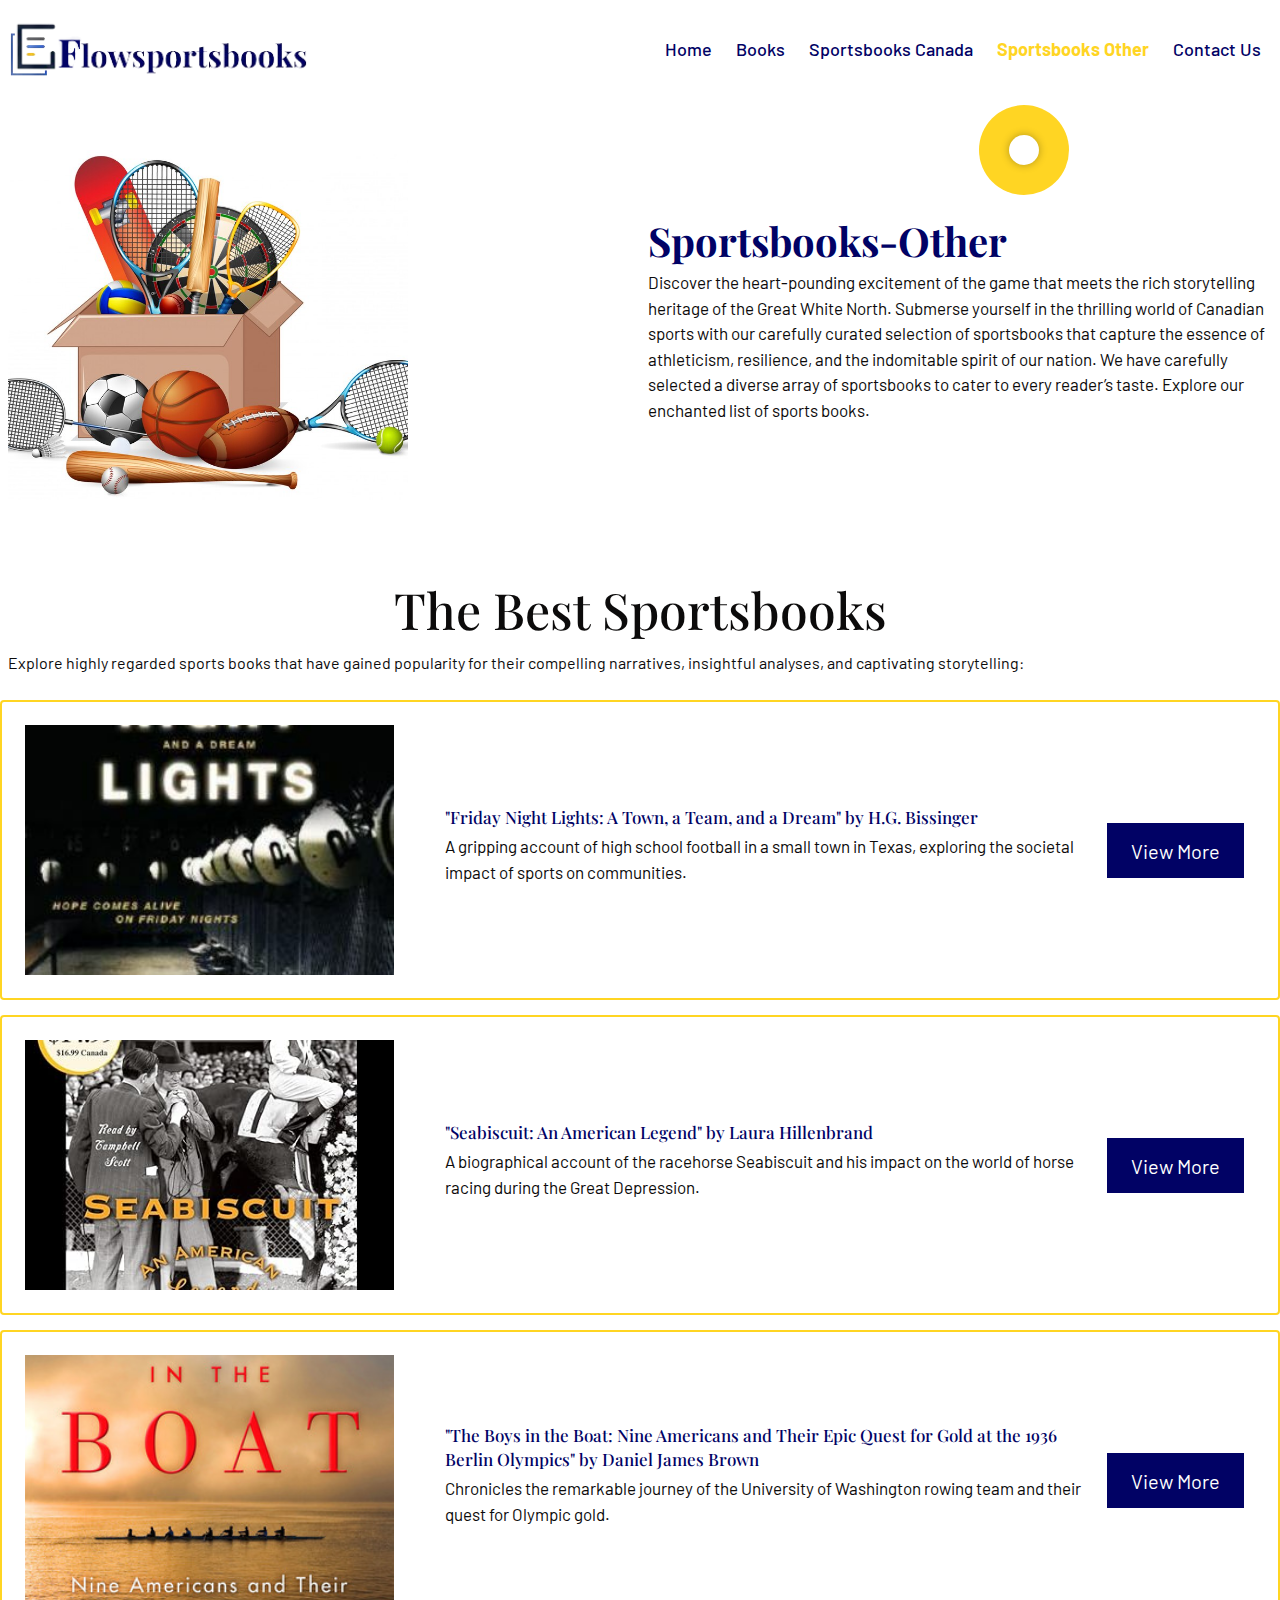
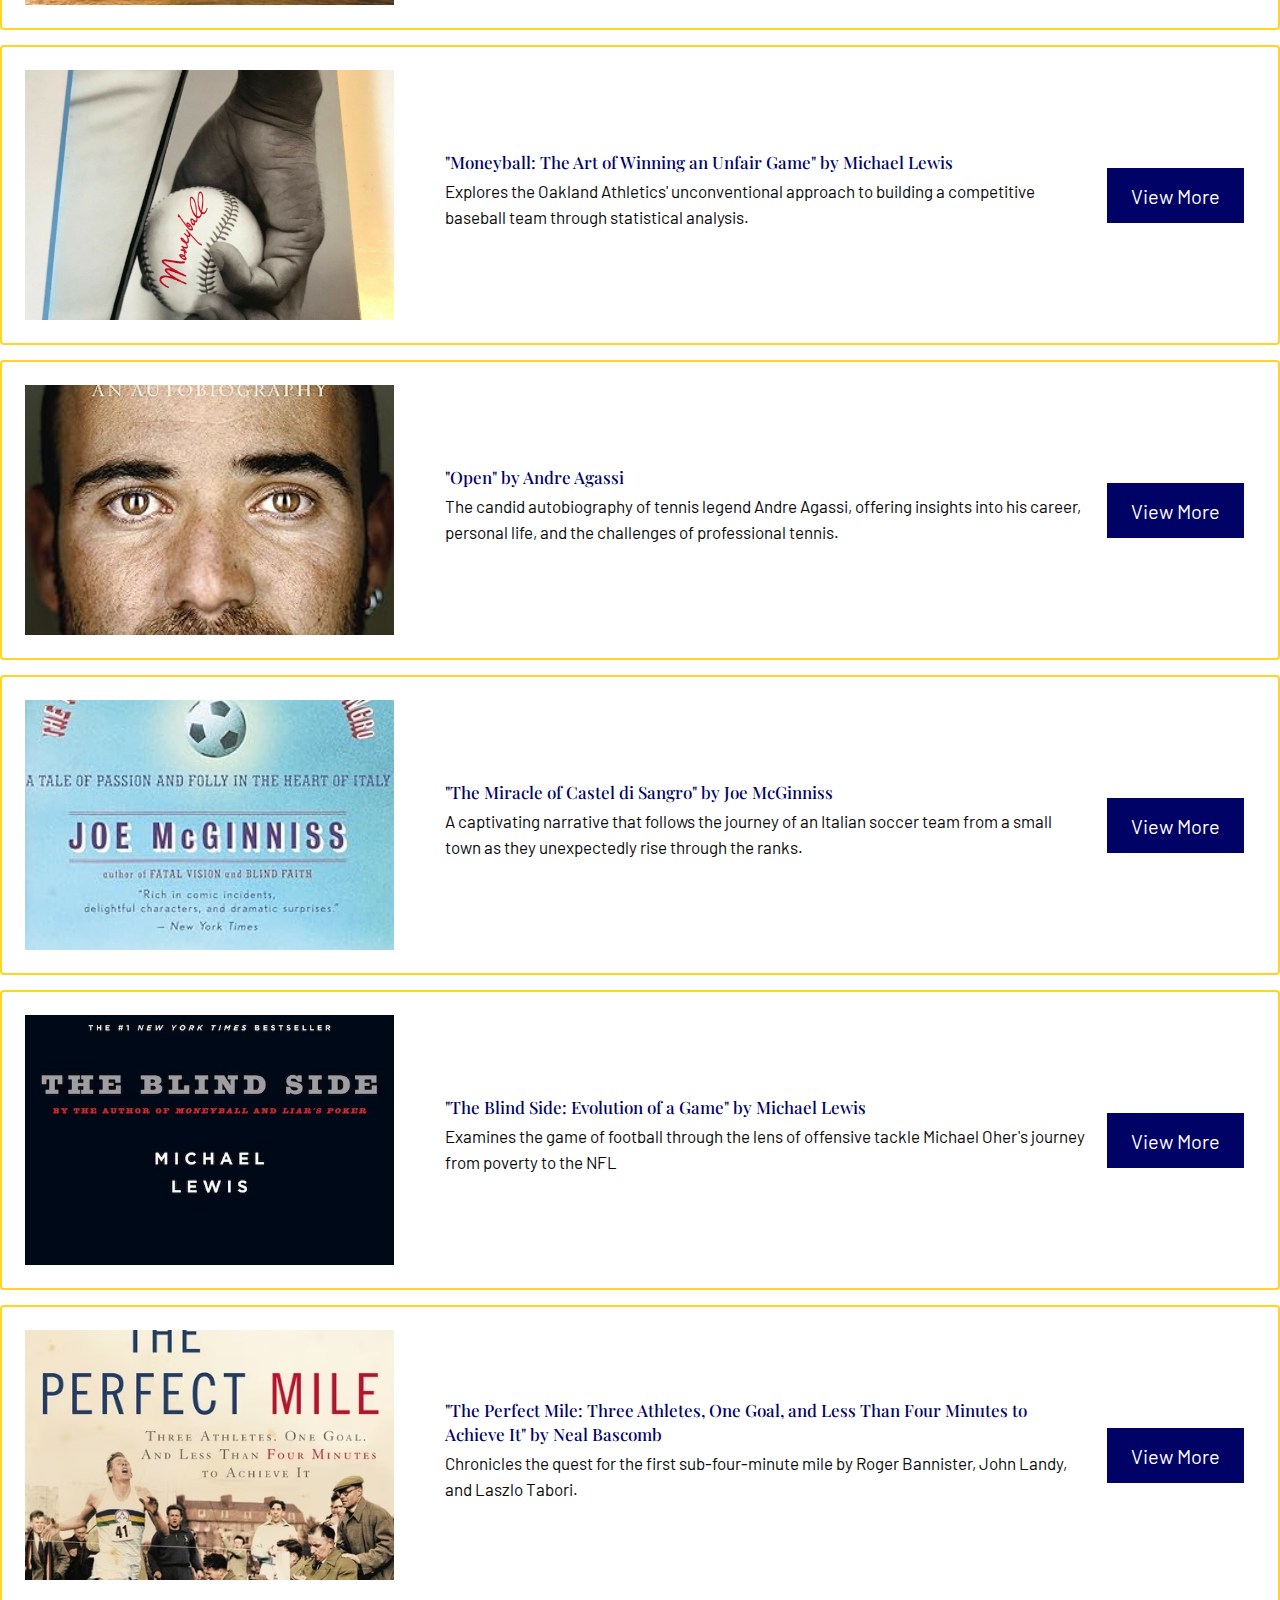
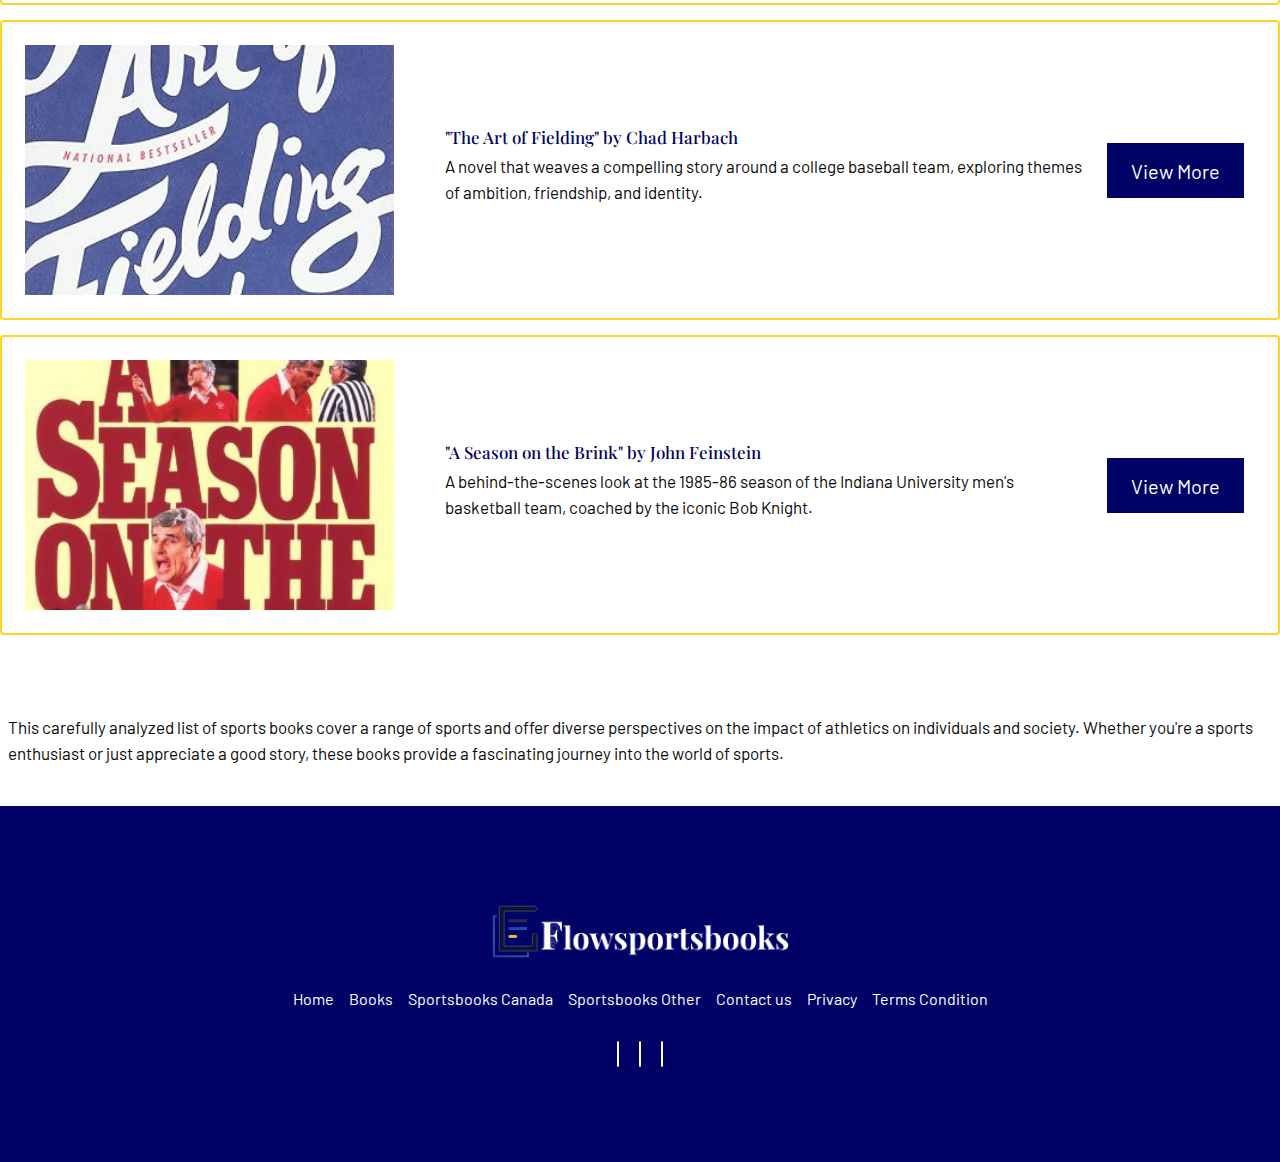
<file: sportsbooks-other.html>
<!doctype html>
<html lang="en">

<head>
    <meta charset="utf-8">
    <meta name="viewport" content="width=device-width, initial-scale=1">
    <link rel="stylesheet" href="https://cdnjs.cloudflare.com/ajax/libs/font-awesome/6.4.0/css/all.min.css"
        integrity="sha512-iecdLmaskl7CVkqkXNQ/ZH/XLlvWZOJyj7Yy7tcenmpD1ypASozpmT/E0iPtmFIB46ZmdtAc9eNBvH0H/ZpiBw=="
        crossorigin="anonymous" referrerpolicy="no-referrer" />
    <link href="https://fonts.googleapis.com/css2?family=Barlow:wght@400;500&display=swap" rel="stylesheet">
    <link href="https://unpkg.com/aos@2.3.1/dist/aos.css" rel="stylesheet">
    <link rel="stylesheet" href="css/bootstrap.css">
    <link rel="stylesheet" href="css/owl.carousel.css">
    <link rel="stylesheet" href="css/owl.theme.default.css">
    <link rel="stylesheet" href="css/style.css">
    <link rel="stylesheet" href="css/responsive.css">
    <link rel="icon" href="images/favicon.png" type="image/x-icon">
    <title>Sportsbooks Other</title>
</head>

<body>
    <!-- site-header start -->
    <header class="site-header">
        <div class="container">
            <div class="site-logo">
                <a href="index.html"><img src="images/header-logo.png" alt="site-logo"></a>
            </div>
            <nav class="site-nav">
                <ul>
                    <li><a href="index.html">Home</a></li>
                    <li><a href="books.html">Books</a></li>
                    <li><a href="sportsbooks-canada.html">Sportsbooks Canada</a></li>
                    <li><a href="sportsbooks-other.html" class="menu active">Sportsbooks Other</a></li>
                    <li><a href="contact-us.html">Contact us</a></li>
                    <li class="closed-menu">
                        <a href="#">×</a>
                    </li>
                </ul>
            </nav>
            <div class="menu-toggle">
                <div class="bar-1"></div>
                <div class="bar-2"></div>
                <div class="bar-3"></div>
            </div>
        </div>
    </header>
    <!-- site header end -->

    <!--Start-sportsbookscother-section-->
    <section class="homebanner">
        <div class="container">
            <div class="row  align-items-center">
                <div class="col-lg-6 col-md-6 col-sm-12">
                    <div class="homebanner-picture">
                        <img src="images/sportsbookother-banner.jpg" class="img-fluid" alt="homebannerpicture">
                    </div>
                </div>
                <div class="col-lg-6 col-md-6 col-sm-12">
                    <div class="homebanner-text">
                        <h1>Sportsbooks-Other</h1>
                        <p>Discover the heart-pounding excitement of the game that meets the rich storytelling heritage
                            of the Great White North. Submerse yourself in the thrilling world of Canadian sports with
                            our carefully curated selection of sportsbooks that capture the essence of athleticism,
                            resilience, and the indomitable spirit of our nation. We have carefully selected a diverse
                            array of sportsbooks to cater to every reader’s taste. Explore our enchanted list of sports
                            books.
                        </p>
                    </div>
                </div>
            </div>
        </div>
        <div class="pulsating-circle"></div>
    </section>
    <!--End-sportsbookscother-section-->

    <!--Start-sportsbookscanada-card-section-->
    <section class="hotelcard">
        <div class="container">
            <h2 class="text-center mt-5">The Best Sportsbooks</h2>
            <p class="pb-4">Explore highly regarded sports books that have gained popularity for their compelling
                narratives,
                insightful analyses, and captivating storytelling:</p>
            <!-- <div class="row">
                <div class="col-lg-4 col-md-6 col-sm-12">
                    <div class="hotelcard__main">
                        <div class="hotelcard__picture">
                            <a href="https://www.goodreads.com/en/book/show/85431
                            " target="_blank"><img src="images/sportsbookothercard1.jpg" class="img-fluid"
                                    alt="sportsbookothercard1"></a>
                        </div>
                    </div>
                    <div class="hotelcard__part">
                        <h3>"Friday Night Lights: A Town, a Team, and a Dream" by H.G. Bissinger</h3>
                        <p>A gripping account of high school football in a small town in Texas, exploring the societal
                            impact of sports on communities.</p>
                        <div class="hotel-btn">
                            <a href="https://www.goodreads.com/en/book/show/85431
                            " target="_blank">View More</a>
                        </div>
                    </div>
                </div>
                <div class="col-lg-4 col-md-6 col-sm-12">
                    <div class="hotelcard__main">
                        <div class="hotelcard__picture">
                            <a href="https://www.amazon.ca/Seabiscuit-American-Legend-Laura-Hillenbrand/dp/0739370839"
                                target="_blank"><img src="images/sportsbookothercard2.jpg" class="img-fluid"
                                    alt="sportsbookothercard2"></a>
                        </div>
                    </div>
                    <div class="hotelcard__part">
                        <h3>"Seabiscuit: An American Legend" by Laura Hillenbrand</h3>
                        <p>A biographical account of the racehorse Seabiscuit and his impact on the world of horse
                            racing during the Great Depression.</p>
                        <div class="hotel-btn">
                            <a href="https://www.amazon.ca/Seabiscuit-American-Legend-Laura-Hillenbrand/dp/0739370839"
                                target="_blank">View More</a>
                        </div>
                    </div>
                </div>
                <div class="col-lg-4 col-md-6 col-sm-12">
                    <div class="hotelcard__main">
                        <div class="hotelcard__picture">
                            <a href="https://www.goodreads.com/book/show/16158542-the-boys-in-the-boat"
                                target="_blank"><img src="images/sportsbookothercard3.jpg" class="img-fluid"
                                    alt="sportsbookothercard3"></a>
                        </div>
                    </div>
                    <div class="hotelcard__part">
                        <h3>"The Boys in the Boat: Nine Americans and Their Epic Quest for Gold at the 1936 Berlin
                            Olympics" by Daniel James Brown</h3>
                        <p>Chronicles the remarkable journey of the University of Washington rowing team and their quest
                            for Olympic gold.
                        </p>
                        <div class="hotel-btn">
                            <a href="https://www.goodreads.com/book/show/16158542-the-boys-in-the-boat"
                                target="_blank">View More</a>
                        </div>
                    </div>
                </div>
                <div class="col-lg-4 col-md-6 col-sm-12">
                    <div class="hotelcard__main">
                        <div class="hotelcard__picture">
                            <a href="https://www.ebay.ca/itm/265069131200" target="_blank"><img
                                    src="images/sportsbookothercard4.jpg" class="img-fluid"
                                    alt="sportsbookothercard4"></a>
                        </div>
                    </div>
                    <div class="hotelcard__part">
                        <h3>"Moneyball: The Art of Winning an Unfair Game" by Michael Lewis</h3>
                        <p>Explores the Oakland Athletics' unconventional approach to building a competitive baseball
                            team through statistical analysis.</p>
                        <div class="hotel-btn">
                            <a href="https://www.ebay.ca/itm/265069131200" target="_blank">View More</a>
                        </div>
                    </div>
                </div>
                <div class="col-lg-4 col-md-6 col-sm-12">
                    <div class="hotelcard__main">
                        <div class="hotelcard__picture">
                            <a href="https://www.amazon.ca/dp/0307388409?tag=prhca-20" target="_blank"><img
                                    src="images/sportsbookothercard5.jpg" class="img-fluid"
                                    alt="sportsbookothercard5"></a>
                        </div>
                    </div>
                    <div class="hotelcard__part">
                        <h3>"Open" by Andre Agassi</h3>
                        <p>The candid autobiography of tennis legend Andre Agassi, offering insights into his career,
                            personal life, and the challenges of professional tennis.</p>
                        <div class="hotel-btn">
                            <a href="https://www.amazon.ca/dp/0307388409?tag=prhca-20" target="_blank">View More</a>
                        </div>
                    </div>
                </div>
                <div class="col-lg-4 col-md-6 col-sm-12">
                    <div class="hotelcard__main">
                        <div class="hotelcard__picture">
                            <a href="https://www.amazon.ca/Miracle-Castel-Sangro-Passion-Folly/dp/0767905997"
                                target="_blank"><img src="images/sportsbookothercard6.jpg" class="img-fluid"
                                    alt="sportsbookothercard6"></a>
                        </div>
                    </div>
                    <div class="hotelcard__part">
                        <h3>"The Miracle of Castel di Sangro" by Joe McGinniss</h3>
                        <p>A captivating narrative that follows the journey of an Italian soccer team from a small town
                            as they unexpectedly rise through the ranks.</p>
                        <div class="hotel-btn">
                            <a href="https://www.amazon.ca/Miracle-Castel-Sangro-Passion-Folly/dp/0767905997"
                                target="_blank">View More</a>
                        </div>
                    </div>
                </div>
                <div class="col-lg-4 col-md-6 col-sm-12">
                    <div class="hotelcard__main">
                        <div class="hotelcard__picture">
                            <a href="https://www.indigo.ca/en-ca/the-blind-side-evolution-of-a-game/9780393330472.html
                            " target="_blank"><img src="images/sportsbookothercard7.avif" class="img-fluid"
                                    alt="sportsbookothercard7"></a>
                        </div>
                    </div>
                    <div class="hotelcard__part">
                        <h3>"The Blind Side: Evolution of a Game" by Michael Lewis</h3>
                        <p>Examines the game of football through the lens of offensive tackle Michael Oher's journey
                            from poverty to the NFL</p>
                        <div class="hotel-btn">
                            <a href="https://www.indigo.ca/en-ca/the-blind-side-evolution-of-a-game/9780393330472.html
                            " target="_blank">View More</a>
                        </div>
                    </div>
                </div>
                <div class="col-lg-4 col-md-6 col-sm-12">
                    <div class="hotelcard__main">
                        <div class="hotelcard__picture">
                            <a href="https://www.indigo.ca/en-ca/the-perfect-mile-three-athletes-one-goal-and-less-than-four-minutes-to-achieve-it/9780618562091.html"
                                target="_blank"><img src="images/sportsbookothercard8.avif" class="img-fluid"
                                    alt="sportsbookothercard8"></a>
                        </div>
                    </div>
                    <div class="hotelcard__part">
                        <h3>"The Perfect Mile: Three Athletes, One Goal, and Less Than Four Minutes to Achieve It" by
                            Neal Bascomb
                        </h3>
                        <p>Chronicles the quest for the first sub-four-minute mile by Roger Bannister, John Landy, and
                            Laszlo Tabori.</p>
                        <div class="hotel-btn">
                            <a href="https://www.indigo.ca/en-ca/the-perfect-mile-three-athletes-one-goal-and-less-than-four-minutes-to-achieve-it/9780618562091.html"
                                target="_blank">View More</a>
                        </div>
                    </div>
                </div>
                <div class="col-lg-4 col-md-6 col-sm-12">
                    <div class="hotelcard__main">
                        <div class="hotelcard__picture">
                            <a href="https://www.amazon.ca/Art-Fielding-Novel-Chad-Harbach/dp/0316126675"
                                target="_blank"><img src="images/sportsbookothercard9.jpg" class="img-fluid"
                                    alt="sportsbookothercard9"></a>
                        </div>
                    </div>
                    <div class="hotelcard__part">
                        <h3>"The Art of Fielding" by Chad Harbach</h3>
                        <p>A novel that weaves a compelling story around a college baseball team, exploring themes of
                            ambition, friendship, and identity.
                        </p>
                        <div class="hotel-btn">
                            <a href="https://www.amazon.ca/Art-Fielding-Novel-Chad-Harbach/dp/0316126675"
                                target="_blank">View More</a>
                        </div>
                    </div>
                </div>
                <div class="col-lg-4 col-md-6 col-sm-12">
                    <div class="hotelcard__main">
                        <div class="hotelcard__picture">
                            <a href="https://www.goodreads.com/en/book/show/75639" target="_blank"><img
                                    src="images/sportsbookothercard10.jpg" class="img-fluid"
                                    alt="sportsbookothercard10"></a>
                        </div>
                    </div>
                    <div class="hotelcard__part">
                        <h3>"A Season on the Brink" by John Feinstein</h3>
                        <p>A behind-the-scenes look at the 1985-86 season of the Indiana University men's basketball
                            team, coached by the iconic Bob Knight.</p>
                        <div class="hotel-btn">
                            <a href="https://www.goodreads.com/en/book/show/75639
                            " target="_blank">View More</a>
                        </div>
                    </div>
                </div>
            </div> -->
        </div>
    </section>
    <!--End-sportsbookscanada-card-section-->

    <!-- site rugbybannerpath start -->
    <section class="casino__cards">
        <div class="container">
            <div class="row">
                <div class="main-img-text-content">
                    <div class="restaurant-img">
                        <a href="https://www.goodreads.com/en/book/show/85431
                            " target="_blank"><img src="images/sportsbookothercard1.jpg" class="img-fluid"
                                alt="sportsbookothercard1"></a>
                    </div>
                    <div class="restaurent-text">
                        <h3>"Friday Night Lights: A Town, a Team, and a Dream" by H.G. Bissinger</h3>
                        <p>A gripping account of high school football in a small town in Texas, exploring the societal
                            impact of sports on communities.</p>
                    </div>
                    <div class="resturent-button">
                        <a href="https://www.goodreads.com/en/book/show/85431" class="casino-btn" target="_blank"> View
                            More</a>
                    </div>
                </div>
            </div>
            <div class="row restaurant">
                <div class="main-img-text-content">
                    <div class="restaurant-img">
                        <a href="https://www.amazon.ca/Seabiscuit-American-Legend-Laura-Hillenbrand/dp/0739370839"
                            target="_blank"><img src="images/sportsbookothercard2.jpg" class="img-fluid"
                                alt="sportsbookothercard2"></a>
                    </div>
                    <div class="restaurent-text">
                        <h3>"Seabiscuit: An American Legend" by Laura Hillenbrand</h3>
                        <p>A biographical account of the racehorse Seabiscuit and his impact on the world of horse
                            racing during the Great Depression.</p>
                    </div>
                    <div class="resturent-button">
                        <a href="https://www.amazon.ca/Seabiscuit-American-Legend-Laura-Hillenbrand/dp/0739370839"
                            class="casino-btn enter" target="_blank"> View More</a>
                    </div>
                </div>
            </div>
            <div class="row restaurant">
                <div class="main-img-text-content">
                    <div class="restaurant-img">
                        <a href="https://www.goodreads.com/book/show/16158542-the-boys-in-the-boat" target="_blank"><img
                                src="images/sportsbookothercard3.jpg" class="img-fluid" alt="sportsbookothercard3"></a>
                    </div>
                    <div class="restaurent-text">
                        <h3>"The Boys in the Boat: Nine Americans and Their Epic Quest for Gold at the 1936 Berlin
                            Olympics" by Daniel James Brown</h3>
                        <p>Chronicles the remarkable journey of the University of Washington rowing team and their quest
                            for Olympic gold.
                        </p>
                    </div>
                    <div class="resturent-button">
                        <a href="https://www.goodreads.com/book/show/16158542-the-boys-in-the-boat" class="casino-btn"
                            target="_blank"> View More</a>
                    </div>
                </div>
            </div>
            <div class="row restaurant">
                <div class="main-img-text-content">
                    <div class="restaurant-img">
                        <a href="https://www.ebay.ca/itm/265069131200" target="_blank"><img
                                src="images/sportsbookothercard4.jpg" class="img-fluid" alt="sportsbookothercard4"></a>
                    </div>
                    <div class="restaurent-text">
                        <h3>"Moneyball: The Art of Winning an Unfair Game" by Michael Lewis</h3>
                        <p>Explores the Oakland Athletics' unconventional approach to building a competitive baseball
                            team through statistical analysis.</p>
                    </div>
                    <div class="resturent-button">
                        <a href="https://www.ebay.ca/itm/265069131200" class="casino-btn enter" target="_blank"> View
                            More</a>
                    </div>
                </div>
            </div>
            <div class="row restaurant">
                <div class="main-img-text-content">
                    <div class="restaurant-img">
                        <a href="https://www.amazon.ca/dp/0307388409?tag=prhca-20" target="_blank"><img
                                src="images/sportsbookothercard5.jpg" class="img-fluid" alt="sportsbookothercard5"></a>
                    </div>
                    <div class="restaurent-text">
                        <h3>"Open" by Andre Agassi</h3>
                        <p>The candid autobiography of tennis legend Andre Agassi, offering insights into his career,
                            personal life, and the challenges of professional tennis.</p>
                    </div>
                    <div class="resturent-button">
                        <a href="https://www.amazon.ca/dp/0307388409?tag=prhca-20" class="casino-btn enter"
                            target="_blank"> View More</a>
                    </div>
                </div>
            </div>
            <div class="row restaurant">
                <div class="main-img-text-content">
                    <div class="restaurant-img">
                        <a href="https://www.amazon.ca/Miracle-Castel-Sangro-Passion-Folly/dp/0767905997"
                            target="_blank"><img src="images/sportsbookothercard6.jpg" class="img-fluid"
                                alt="sportsbookothercard6"></a>
                    </div>
                    <div class="restaurent-text">
                        <h3>"The Miracle of Castel di Sangro" by Joe McGinniss</h3>
                        <p>A captivating narrative that follows the journey of an Italian soccer team from a small town
                            as they unexpectedly rise through the ranks.</p>
                    </div>
                    <div class="resturent-button">
                        <a href="https://www.amazon.ca/Miracle-Castel-Sangro-Passion-Folly/dp/0767905997"
                            class="casino-btn enter" target="_blank"> View More</a>
                    </div>
                </div>
            </div>
            <div class="row restaurant">
                <div class="main-img-text-content">
                    <div class="restaurant-img">
                        <a href="https://www.indigo.ca/en-ca/the-blind-side-evolution-of-a-game/9780393330472.html
            " target="_blank"><img src="images/sportsbookothercard7.avif" class="img-fluid"
                                alt="sportsbookothercard7"></a>
                    </div>
                    <div class="restaurent-text">
                        <h3>"The Blind Side: Evolution of a Game" by Michael Lewis</h3>
                        <p>Examines the game of football through the lens of offensive tackle Michael Oher's journey
                            from poverty to the NFL</p>
                    </div>
                    <div class="resturent-button">
                        <a href="https://www.indigo.ca/en-ca/the-blind-side-evolution-of-a-game/9780393330472.html
            " class="casino-btn enter" target="_blank"> View More</a>
                    </div>
                </div>
            </div>
            <div class="row restaurant">
                <div class="main-img-text-content">
                    <div class="restaurant-img">
                        <a href="https://www.indigo.ca/en-ca/the-perfect-mile-three-athletes-one-goal-and-less-than-four-minutes-to-achieve-it/9780618562091.html"
                            target="_blank"><img src="images/sportsbookothercard8.avif" class="img-fluid"
                                alt="sportsbookothercard8"></a>
                    </div>
                    <div class="restaurent-text">
                        <h3>"The Perfect Mile: Three Athletes, One Goal, and Less Than Four Minutes to Achieve It" by
                            Neal Bascomb
                        </h3>
                        <p>Chronicles the quest for the first sub-four-minute mile by Roger Bannister, John Landy, and
                            Laszlo Tabori.</p>
                    </div>
                    <div class="resturent-button">
                        <a href="https://www.indigo.ca/en-ca/the-perfect-mile-three-athletes-one-goal-and-less-than-four-minutes-to-achieve-it/9780618562091.html"
                            class="casino-btn enter" target="_blank"> View More</a>
                    </div>
                </div>
            </div>
            <div class="row restaurant">
                <div class="main-img-text-content">
                    <div class="restaurant-img">
                        <a href="https://www.amazon.ca/Art-Fielding-Novel-Chad-Harbach/dp/0316126675"
                            target="_blank"><img src="images/sportsbookothercard9.jpg" class="img-fluid"
                                alt="sportsbookothercard9"></a>
                    </div>
                    <div class="restaurent-text">
                        <h3>"The Art of Fielding" by Chad Harbach</h3>
                        <p>A novel that weaves a compelling story around a college baseball team, exploring themes of
                            ambition, friendship, and identity.
                        </p>
                    </div>
                    <div class="resturent-button">
                        <a href="https://www.amazon.ca/Art-Fielding-Novel-Chad-Harbach/dp/0316126675"
                            class="casino-btn enter" target="_blank"> View More</a>
                    </div>
                </div>
            </div>
            <div class="row restaurant">
                <div class="main-img-text-content">
                    <div class="restaurant-img">
                        <a href="https://www.goodreads.com/en/book/show/75639" target="_blank"><img
                                src="images/sportsbookothercard10.jpg" class="img-fluid"
                                alt="sportsbookothercard10"></a>
                    </div>
                    <div class="restaurent-text">
                        <h3>"A Season on the Brink" by John Feinstein</h3>
                        <p>A behind-the-scenes look at the 1985-86 season of the Indiana University men's basketball
                            team, coached by the iconic Bob Knight.</p>
                    </div>
                    <div class="resturent-button">
                        <a href="https://www.goodreads.com/en/book/show/75639" class="casino-btn enter" target="_blank">
                            View
                            More</a>
                    </div>
                </div>
            </div>
        </div>
    </section>
    <!-- site rugbybannerpath end -->

    <!--Start-Endetxt-section-->
    <div class="endtext">
        <div class="container">
            <div class="row">
                <div class="col-lg-12">
                    <div class="homebanner-text">
                        <p>This carefully analyzed list of sports books cover a range of sports and offer diverse
                            perspectives on the impact of athletics on individuals and society. Whether you're a sports
                            enthusiast or just appreciate a good story, these books provide a fascinating journey into
                            the world of sports.</p>
                    </div>
                </div>
            </div>
        </div>
    </div>
    <!--Start-Endetxt-section-->



    <!-- site footer end -->
    <div class="footer">
        <div class="container">
            <div class="row">
                <div class="col-12">
                    <div class="footer-logo">
                        <a href="index.html"><img src="images/footerlogo.png" alt="footerlogo" class="img-fluid"></a>
                    </div>
                </div>
                <div class="col-12">
                    <div class="footer-links">
                        <ul>
                            <li><a href="index.html" class=" menu active">Home</a></li>
                            <li><a href="books.html">Books</a></li>
                            <li><a href="sportsbooks-canada.html">Sportsbooks Canada</a></li>
                            <li><a href="sportsbooks-other.html">Sportsbooks Other</a></li>
                            <li><a href="contact-us.html">Contact us</a></li>
                            <li><a href="privacy.html">Privacy</a></li>
                            <li><a href="terms-condition.html">Terms Condition</a></li>
                        </ul>
                    </div>
                </div>
                <div class="col-12">
                    <div class="social-signals">
                        <i class="fa-brands fa-facebook-f"></i>
                        <i class="fa-brands fa-instagram"></i>
                        <i class="fa-brands fa-twitter"></i>
                    </div>
                </div>
            </div>
        </div>
    </div>
    <!-- site footer end -->




    <script src="js/bootstrap.js"></script>
    <script src="js/jquery.js"></script>
    <script src="js/owl.carousel.js"></script>


    <script>
        $(document).ready(function () {
            $(".menu-toggle").click(function () {
                $("body").addClass("toggle");
            });
        });

        $(document).ready(function () {
            $(".closed-menu").click(function () {
                $("body").removeClass("toggle");
            });
        });
    </script>

    <script>
        $(document).ready(function () {
            $(window).scroll(function () {
                var header = $("header");
                header.toggleClass("sticky", $(window).scrollTop() > 0);
            });
        });
    </script>




</body>

</html>
</file>
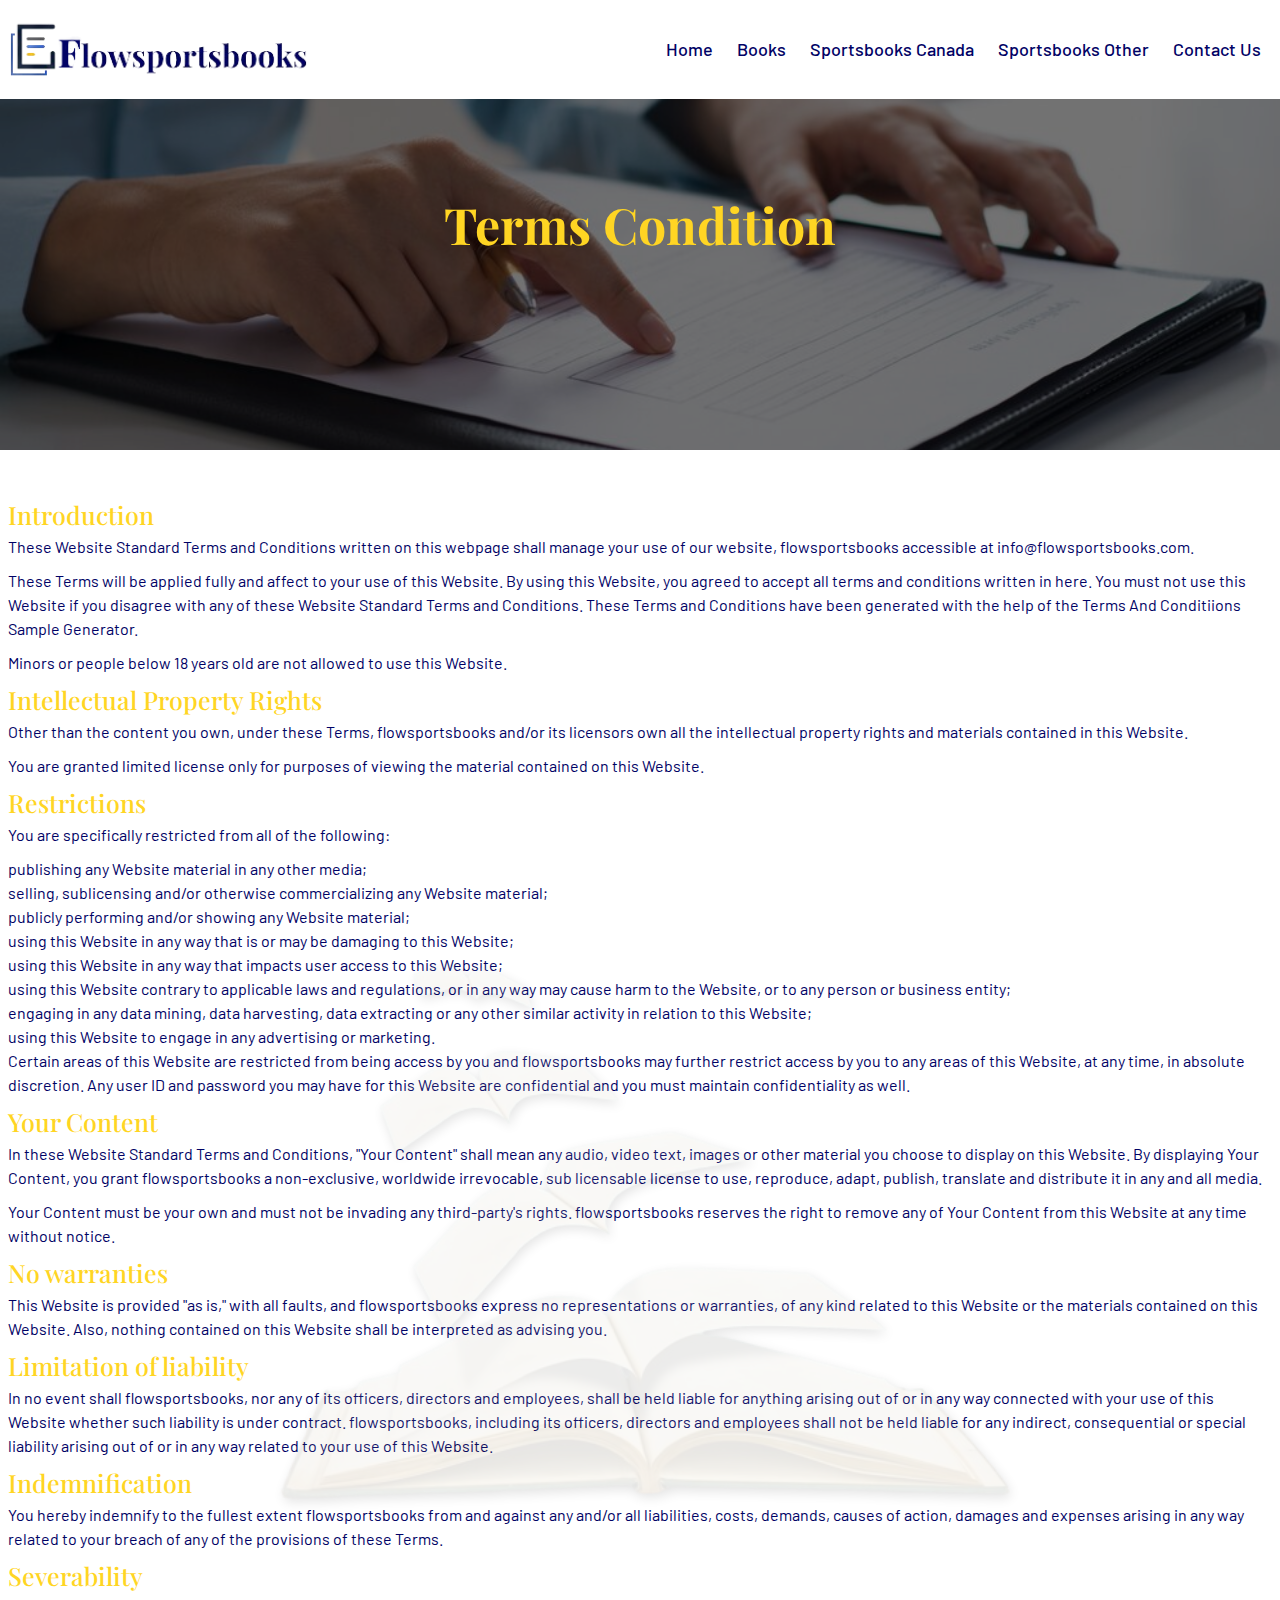
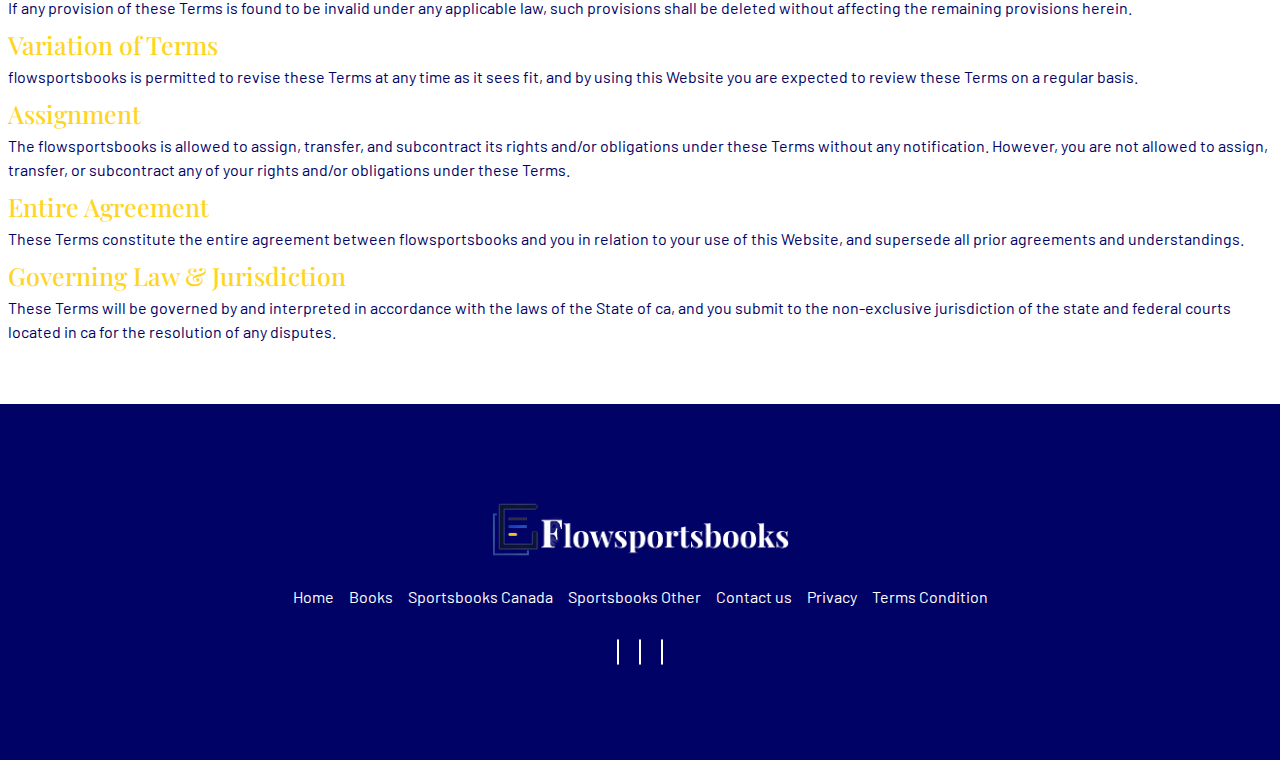
<file: terms-condition.html>
<!doctype html>
<html lang="en">

<head>
    <meta charset="utf-8">
    <meta name="viewport" content="width=device-width, initial-scale=1">
    <link rel="stylesheet" href="https://cdnjs.cloudflare.com/ajax/libs/font-awesome/6.4.0/css/all.min.css"
        integrity="sha512-iecdLmaskl7CVkqkXNQ/ZH/XLlvWZOJyj7Yy7tcenmpD1ypASozpmT/E0iPtmFIB46ZmdtAc9eNBvH0H/ZpiBw=="
        crossorigin="anonymous" referrerpolicy="no-referrer" />
    <link href="https://fonts.googleapis.com/css2?family=Barlow:wght@400;500&display=swap" rel="stylesheet">
    <link href="https://unpkg.com/aos@2.3.1/dist/aos.css" rel="stylesheet">
    <link rel="stylesheet" href="css/bootstrap.css">
    <link rel="stylesheet" href="css/owl.carousel.css">
    <link rel="stylesheet" href="css/owl.theme.default.css">
    <link rel="stylesheet" href="css/style.css">
    <link rel="stylesheet" href="css/responsive.css">
    <link rel="icon" href="images/favicon.png" type="image/x-icon">
    <title>Terms Condition</title>
</head>

<body>
    <!-- site-header start -->
    <header class="site-header">
        <div class="container">
            <div class="site-logo">
                <a href="index.html"><img src="images/header-logo.png" alt="site-logo"></a>
            </div>
            <nav class="site-nav">
                <ul>
                    <li><a href="index.html">Home</a></li>
                    <li><a href="books.html">Books</a></li>
                    <li><a href="sportsbooks-canada.html">Sportsbooks Canada</a></li>
                    <li><a href="sportsbooks-other.html">Sportsbooks Other</a></li>
                    <li><a href="contact-us.html">Contact us</a></li>
                    <li class="closed-menu">
                        <a href="#">×</a>
                    </li>
                </ul>
            </nav>
            <div class="menu-toggle">
                <div class="bar-1"></div>
                <div class="bar-2"></div>
                <div class="bar-3"></div>
            </div>
        </div>
    </header>
    <!-- site header end -->

    <!-- site privacybanner start -->
    <section class="termsbanner">
        <div class="container">
            <div class="row">
                <div class="col-lg-6 col-sm-12">
                    <div class="privacybanner-text">
                        <h1>Terms Condition</h1>
                    </div>
                </div>
            </div>
        </div>
    </section>
    <!-- site privacybanner end -->

     <!-- site terms start -->
     <section class="privacy-policy">
        <div class="container">
            <div class="content-wrap">
                <h3>Introduction</h3>
                <p>These Website Standard Terms and Conditions written on this webpage shall manage your use of our website, flowsportsbooks accessible at info@flowsportsbooks.com.</p>
                <p>These Terms will be applied fully and affect to your use of this Website. By using this Website, you agreed to accept all terms and conditions written in here. You must not use this Website if you disagree with any of these Website Standard Terms and Conditions. These Terms and Conditions have been generated with the help of the Terms And Conditiions Sample Generator.
                </p>
                <p>Minors or people below 18 years old are not allowed to use this Website.</p>
                <h3>Intellectual Property Rights</h3>
                <p>Other than the content you own, under these Terms, flowsportsbooks and/or its licensors own all the intellectual property rights and materials contained in this Website.
                </p>
                <p>You are granted limited license only for purposes of viewing the material contained on this Website.
                </p>
                <h3>Restrictions</h3>
                <p>You are specifically restricted from all of the following:</p>
                <ul>
                    <li>publishing any Website material in any other media;</li>
                    <li>selling, sublicensing and/or otherwise commercializing any Website material;</li>
                    <li>publicly performing and/or showing any Website material;</li>
                    <li>using this Website in any way that is or may be damaging to this Website;</li>
                    <li>using this Website in any way that impacts user access to this Website;</li>
                    <li>using this Website contrary to applicable laws and regulations, or in any way may cause harm to
                        the Website, or to any person or business entity;</li>
                    <li>engaging in any data mining, data harvesting, data extracting or any other similar activity in
                        relation to this Website;</li>
                    <li>using this Website to engage in any advertising or marketing. </li>
                </ul>
                <p>Certain areas of this Website are restricted from being access by you and flowsportsbooks may further restrict access by you to any areas of this Website, at any time, in absolute discretion. Any user ID and password you may have for this Website are confidential and you must maintain confidentiality as well.</p>
                <h3>Your Content</h3>
                <p>In these Website Standard Terms and Conditions, "Your Content" shall mean any audio, video text, images or other material you choose to display on this Website. By displaying Your Content, you grant flowsportsbooks a non-exclusive, worldwide irrevocable, sub licensable license to use, reproduce, adapt, publish, translate and distribute it in any and all media.
                </p>
                <p>Your Content must be your own and must not be invading any third-party's rights. flowsportsbooks reserves the right to remove any of Your Content from this Website at any time without notice.
                </p>
                <h3>No warranties</h3>
                <p>This Website is provided "as is," with all faults, and flowsportsbooks express no representations or warranties, of any kind related to this Website or the materials contained on this Website. Also, nothing contained on this Website shall be interpreted as advising you.
                </p>
                <h3>Limitation of liability</h3>
                <p>In no event shall flowsportsbooks, nor any of its officers, directors and employees, shall be held liable for anything arising out of or in any way connected with your use of this Website whether such liability is under contract.  flowsportsbooks, including its officers, directors and employees shall not be held liable for any indirect, consequential or special liability arising out of or in any way related to your use of this Website.
                </p>
                <h3>Indemnification</h3>
                <p>You hereby indemnify to the fullest extent flowsportsbooks from and against any and/or all liabilities, costs, demands, causes of action, damages and expenses arising in any way related to your breach of any of the provisions of these Terms.
                </p>
                <h3>Severability</h3>
                <p>If any provision of these Terms is found to be invalid under any applicable law, such provisions shall be deleted without affecting the remaining provisions herein.
                </p>
                <h3>Variation of Terms</h3>
                <p>flowsportsbooks is permitted to revise these Terms at any time as it sees fit, and by using this Website you are expected to review these Terms on a regular basis.
                </p>
                <h3>Assignment</h3>
                <p>The flowsportsbooks is allowed to assign, transfer, and subcontract its rights and/or obligations under these Terms without any notification. However, you are not allowed to assign, transfer, or subcontract any of your rights and/or obligations under these Terms.
                </p>
                <h3>Entire Agreement</h3>
                <p>These Terms constitute the entire agreement between flowsportsbooks and you in relation to your use of this Website, and supersede all prior agreements and understandings.
                </p>
                <h3>Governing Law &amp; Jurisdiction</h3>
                <p>These Terms will be governed by and interpreted in accordance with the laws of the State of ca, and you submit to the non-exclusive jurisdiction of the state and federal courts located in ca for the resolution of any disputes.</p>
                <div class="bodybg">
                    <img src="images/bodybook.png" class="img-fluid" alt="bodybook">
                </div>
            </div>
        </div>
    </section>
    <!-- site terms end -->




    <!-- site footer end -->
    <div class="footer">
        <div class="container">
            <div class="row">
                <div class="col-12">
                    <div class="footer-logo">
                        <a href="index.html"><img src="images/footerlogo.png" alt="footerlogo" class="img-fluid"></a>
                    </div>
                </div>
                <div class="col-12">
                    <div class="footer-links">
                        <ul>
                            <li><a href="index.html" class=" menu active">Home</a></li>
                            <li><a href="books.html">Books</a></li>
                            <li><a href="sportsbooks-canada.html">Sportsbooks Canada</a></li>
                            <li><a href="sportsbooks-other.html">Sportsbooks Other</a></li>
                            <li><a href="contact-us.html">Contact us</a></li>
                            <li><a href="privacy.html">Privacy</a></li>
                            <li><a href="terms-condition.html">Terms Condition</a></li>
                        </ul>
                    </div>
                </div>
                <div class="col-12">
                    <div class="social-signals">
                        <i class="fa-brands fa-facebook-f"></i>
                        <i class="fa-brands fa-instagram"></i>
                        <i class="fa-brands fa-twitter"></i>
                    </div>
                </div>
            </div>
        </div>
    </div>
    <!-- site footer end -->




    <script src="js/bootstrap.js"></script>
    <script src="js/jquery.js"></script>
    <script src="js/owl.carousel.js"></script>


    <script>
        $(document).ready(function () {
            $(".menu-toggle").click(function () {
                $("body").addClass("toggle");
            });
        });

        $(document).ready(function () {
            $(".closed-menu").click(function () {
                $("body").removeClass("toggle");
            });
        });
    </script>

    <script>
        $(document).ready(function () {
            $(window).scroll(function () {
                var header = $("header");
                header.toggleClass("sticky", $(window).scrollTop() > 0);
            });
        });
    </script>




</body>

</html>
</file>
<file: css/style.css>
/*global start*/
@import url("https://fonts.googleapis.com/css2?family=Playfair+Display:ital,wght@0,400;0,600;1,400&display=swap");
@import url("https://fonts.googleapis.com/css2?family=Playfair+Display:ital,wght@0,400;0,600;1,400&display=swap");
li {
  list-style: none;
}

a,
button {
  font-family: "Barlow", sans-serif;
}

p {
  font-size: 17px;
  font-weight: 400;
  color: #0C0B0B;
  font-family: "Barlow", sans-serif;
}
@media screen and (max-width: 991px) {
  p {
    font-size: 16px;
  }
}

h1 {
  color: #010265;
  font-size: 40px;
  font-weight: 700;
}
@media screen and (max-width: 991px) {
  h1 {
    font-size: 30px;
  }
}

h2 {
  font-size: 50px;
  text-align: center;
  color: #0C0B0B;
  text-transform: capitalize;
}
@media screen and (max-width: 991px) {
  h2 {
    font-size: 30px;
  }
}

* {
  box-sizing: border-box;
}

body {
  margin: 0;
  padding: 0;
  overflow-x: hidden;
  font-size: 1.6rem;
  font-family: "Playfair Display", serif;
}

.btn a {
  color: #fff;
  font-size: 18px;
  border: 1px solid #ffd523;
  padding: 10px 19px;
  background-color: #ffd523;
  display: block;
}
.btn a:hover {
  background-color: #010265;
  border: 1px solid #010265;
  color: #fff;
}

ul {
  margin: 0;
  padding: 0;
  list-style-type: none;
}

img {
  width: 100%;
}

a {
  text-decoration: none;
  color: inherit;
}

a:focus {
  color: inherit;
}

html {
  font-size: 62.5%;
}

.container {
  max-width: 1280px;
  margin: 0 auto;
  width: 100%;
}

/*global end*/
/*header start*/
header.site-header {
  background: #ffffff;
  font-size: 18px;
  padding: 14px 0;
  font-weight: 700;
  text-transform: capitalize;
  color: #000000;
  position: absolute;
  top: 0;
  left: 0;
  right: 0;
  z-index: 999;
  width: 100%;
  transition: 0.3s;
}

header.site-header.sticky {
  background: #ffffff;
  box-shadow: 2px 5px 10px rgba(0, 0, 0, 0.3);
  animation: 500ms ease-in-out 0s normal none 1 running fadeInDown;
  padding: 10px 0;
  position: fixed;
}

.site-header .site-nav ul li a.active {
  color: #ffd523;
  font-weight: 700;
}

.site-logo img {
  width: 100%;
  max-width: 300px;
}

.site-nav a {
  padding: 8px 12px !important;
  display: inline-block;
  color: #010265;
  font-weight: 500;
}
.site-nav a:hover {
  color: #ffd523;
}

.site-header {
  padding: 10px 0;
}

.site-header .container {
  display: flex;
  justify-content: space-between;
  align-items: center;
}

.site-nav ul {
  display: flex;
  align-items: center;
}

.closed-menu {
  display: none;
}

.menu-toggle {
  display: none !important;
}

/*header end*/
/*footer-css-start*/
.footer {
  padding: 90px 0;
  background-color: #010265;
}
.footer-links {
  text-align: center;
}
.footer-links ul {
  display: flex;
  flex-wrap: wrap;
  justify-content: center;
  gap: 15px;
}
.footer-logo {
  max-width: 300px;
  margin: 0 auto 20px;
}
.footer-links h2 {
  color: #fff;
}
.footer-links a {
  color: #fff;
}
.footer-links a:hover {
  color: #ffd523;
}
.footer-adresse h2 {
  color: #fff;
}
.footer-adresse p {
  color: #fff;
}
.footer-mails a {
  color: #fff;
}
.footer-mails {
  display: flex;
  flex-direction: column;
}

.mails-names {
  gap: 16px;
  display: flex;
  align-items: end;
}

.social-signals {
  margin-top: 25px;
  text-align: center;
}
.social-signals i {
  color: #ffd523;
  border-radius: 30px;
  font-size: 18px;
  margin: 0 10px;
  border: 1px solid #fff;
  height: 40px;
  width: 40px;
  text-align: center;
  line-height: 36px;
  transition: 0.3s all;
}
.social-signals i:hover {
  color: #ffd523;
  transform: translateY(-10px);
}

.social-media {
  display: flex;
  gap: 10px;
}

.footer_bottom {
  border-top: 1px solid #fff;
  padding: 10px;
  margin: 30px 0;
}
.footer_bottom p {
  text-align: center;
}
.footer_bottom p a {
  color: #fff;
}
.footer_bottom p a:hover {
  color: #ffd523;
}

/*footer-css-end*/
/*banner-css-start*/
section.homebanner {
  position: relative;
  padding: 150px 0 0 0;
  min-height: 450px;
}

.homebanner-text h1 {
  color: #010265;
}
.homebanner-text p span {
  font-weight: 500;
  color: #ffd523;
  font-size: 22px;
}

.homebanner-picture img {
  max-width: 400px;
  min-height: 350px;
  object-fit: cover;
}

.homebanner-picture.size img {
  max-width: 550px;
}

.pulsating-circle {
  position: absolute;
  left: 80%;
  top: 30%;
  transform: translateX(-50%) translateY(-50%);
  width: 30px;
  height: 30px;
}
.pulsating-circle:before {
  content: "";
  position: relative;
  display: block;
  width: 300%;
  height: 300%;
  box-sizing: border-box;
  margin-left: -100%;
  margin-top: -100%;
  border-radius: 45px;
  background-color: #ffd523;
  animation: pulse-ring 1.25s cubic-bezier(0.215, 0.61, 0.355, 1) infinite;
}
.pulsating-circle:after {
  content: "";
  position: absolute;
  left: 0;
  top: 0;
  display: block;
  width: 100%;
  height: 100%;
  background-color: white;
  border-radius: 15px;
  box-shadow: 0 0 8px rgba(0, 0, 0, 0.3);
  animation: pulse-dot 1.25s cubic-bezier(0.455, 0.03, 0.515, 0.955) -0.4s infinite;
}

@keyframes pulse-ring {
  0% {
    transform: scale(0.33);
  }
  80%, 100% {
    opacity: 0;
  }
}
@keyframes pulse-dot {
  0% {
    transform: scale(0.8);
  }
  50% {
    transform: scale(1);
  }
  100% {
    transform: scale(0.8);
  }
}
/*banner-css-end*/
/*sportsbooksection-css-start*/
.sportsbooksection {
  padding: 50px 0;
}

.sportsbook-flex {
  display: flex;
  gap: 20px;
  justify-content: space-between;
}

.sportsbook-part img {
  max-width: 230px;
  height: 230px;
  object-fit: cover;
}

.btn {
  display: flex;
  justify-content: center;
}

.main-img-text-content {
  display: flex;
  align-items: center;
  justify-content: space-between;
  background: #fff;
  border: 2px solid #ffd523;
  padding: 23px;
  border-radius: 4px;
}
@media screen and (max-width: 820px) {
  .main-img-text-content {
    flex-direction: column;
    width: 100%;
    align-items: start;
  }
}

.restaurant-img {
  width: 100%;
  max-width: 30%;
}
@media screen and (max-width: 1024px) {
  .restaurant-img {
    max-width: 25%;
  }
}
@media screen and (max-width: 820px) {
  .restaurant-img {
    max-width: 100%;
  }
}
.restaurant-img img {
  height: 250px;
  object-fit: cover;
}
@media screen and (max-width: 820px) {
  .restaurant-img img {
    max-width: 100%;
    height: 350px;
  }
}

.restaurent-text {
  max-width: 58%;
  margin-left: 51px;
}
.restaurent-text h3 {
  font-size: 17px;
  line-height: 24px;
  position: relative;
  color: #010265;
}
.restaurent-text a:hover {
  color: #ffd523;
}
@media screen and (max-width: 820px) {
  .restaurent-text {
    margin-left: 0;
    width: 100%;
    max-width: 100%;
    padding: 20px 0;
  }
}

.restaurent-text p {
  font-size: 17px;
  color: #0C0B0B;
}

.resturent-button {
  width: 100%;
  max-width: 12%;
  margin-left: 20px;
}
@media screen and (max-width: 1024px) {
  .resturent-button {
    max-width: 16%;
  }
}
@media screen and (max-width: 820px) {
  .resturent-button {
    margin-left: 0;
  }
}

.resturent-button a {
  display: block;
  width: 137px;
  background: #010265;
  text-align: center;
  color: #fff;
  height: 55px;
  line-height: 55px;
  font-size: 20px;
  border: 1px solid #010265;
}
.resturent-button a:hover {
  background-color: #ffd523;
  color: #010265;
  border: 1px solid #ffd523;
}

.row.restaurant {
  padding-top: 15px;
}

section.casino__cards {
  padding-bottom: 50px;
}

.middletext-banner {
  text-align: center;
}
.middletext-banner img {
  max-width: 350px;
}

/*sportsbooksection-css-end*/
/*choose-css-start*/
.choose-head {
  padding: 50px 0;
}

.row.gap {
  row-gap: 15px;
}

section.choose-main {
  padding: 0 0 60px 0;
}

.item {
  padding: 40px 20px;
  transition: 0.5s;
  position: relative;
  border: 3px solid #ffd523;
  z-index: 1;
  margin-bottom: 30px;
  line-height: 1;
  text-align: center;
  height: 100%;
  width: 100%;
}
.item img {
  max-width: 64px;
  transition: 0.3s;
}
.item h5 {
  font-size: 24px;
  color: #010265;
  margin: 10px 0;
}
.item h5:hover {
  color: #0C0B0B;
  -webkit-transition: 0.5s;
  transition: 0.5s;
}
.item p {
  margin: 0 auto;
  color: #0C0B0B;
  max-width: 60%;
  line-height: 25px;
}

.item span {
  font-size: 45px;
  color: #0C0B0B;
  line-height: 1;
  margin-bottom: 10px;
  display: inline-block;
  -webkit-transition: 0.5s;
  transition: 0.5s;
}

.item:hover span {
  color: #0C0B0B;
}

.item .shape {
  position: absolute;
  opacity: 0.03;
  z-index: -1;
  bottom: 15px;
  left: 120px;
}

.item .shape span {
  font-size: 140px;
  color: #0C0B0B;
}

.item:hover img {
  transform: rotateY(180deg);
}

/*choose-css-end*/
/*sportsbookscanada-css-start*/
.homemain__part.casino p {
  margin: 0;
}

.hotelcard {
  padding: 50px 0 0 0;
}
.hotelcard p {
  color: #0C0B0B;
  font-size: 16px;
  line-height: 25px;
  margin: 10px 0;
}
.hotelcard__picture img {
  max-width: 100%;
  height: 450px;
  object-fit: cover;
}
.hotelcard__part {
  max-width: 100%;
  padding: 30px 0;
}
.hotelcard__part h3 {
  font-size: 17px;
  line-height: 24px;
  position: relative;
  color: #010265;
}
.hotelcard__part h3::after {
  content: "";
  position: absolute;
  inset: 0;
  background-color: #010265;
  height: 1px;
  width: 293px;
}
.hotelcard__part h4 {
  font-size: 20px;
  margin-top: 10px;
}

.hotel-btn a {
  display: inline-block;
  background: #010265;
  color: #fff;
  font-size: 18px;
  text-align: center;
  padding: 13px 30px;
  border: 1px solid #010265;
}
.hotel-btn a:hover {
  border: 1px solid #010265;
  background-color: transparent;
  color: #010265;
}

.hotel__numeric {
  font-size: 30px;
}

.homecard__text.hotel {
  padding-bottom: 30px;
}

.end__content.hotely h3 {
  margin: 0 0 20px;
}
.end__content.hotely p {
  margin-top: 0;
}

.end__content.hotely {
  padding: 30px 0;
}

.endtext {
  padding: 30px 0;
}

/*hotels-css-end*/
/*Books-css-start*/
.linked__section {
  padding: 50px 0;
}

.link__main {
  box-shadow: rgba(50, 50, 93, 0.25) 0px 13px 27px -5px, rgba(0, 0, 0, 0.3) 0px 8px 16px -8px;
  height: 100%;
  transition: all 0.3s;
}
.link__main:hover {
  transform: translateY(-10px);
}

.link__card {
  height: 100%;
}

.linked__picture img {
  width: 100%;
  transition: all 0.3s;
  height: 350px;
  object-fit: cover;
  max-width: 100%;
}
.linked__picture img:hover {
  transform: translateY(-10px);
}

.link__content {
  padding: 20px 20px;
  display: flex;
  flex-direction: column;
  height: 100%;
  justify-content: center;
  text-align: justify;
}
.link__content h3 {
  color: #010265;
  font-size: 20px;
  font-weight: 500;
  max-width: 100%;
}
.link__content p {
  line-height: 23px;
  text-align: justify;
}

.link__contents {
  padding: 20px 20px;
  display: flex;
  flex-direction: column;
  height: 100%;
  justify-content: center;
  text-align: justify;
}
.link__contents h3 {
  color: #010265;
  font-size: 20px;
  font-weight: 500;
  max-width: 100%;
}
.link__contents p {
  text-align: justify;
}

p.disclaimer__text {
  font-size: 18px;
  line-height: 28px;
}

.casino-information.part p {
  text-align: center;
  padding: 20px 0;
}

a.btn-home {
  background: #010265;
  border: 2px solid #010265;
  display: inline-block;
  font-size: 18px;
  text-transform: capitalize;
  padding: 9px 23px;
  color: #fff;
}
a.btn-home:hover {
  background-color: transparent;
  color: #ffd523;
}

.link__btn {
  padding: 24px 0;
}

.casino-information.disclaimer {
  padding: 40px 0;
}

/*Books-css-end*/
/*contactbanner-css-start*/
.contact__section {
  padding: 50px 0;
}

section.contactbanner {
  background-image: url(../images/contactbanner.jpg);
  background-position: center;
  background-repeat: no-repeat;
  background-size: cover;
  height: 450px;
  position: relative;
}
section.contactbanner::after {
  content: "";
  position: absolute;
  inset: 0;
  background-color: rgba(0, 0, 0, 0.55);
  height: 450px;
}

.contact__text p {
  color: #010265;
}

.contact__para h3 {
  color: #ffd523;
  font-size: 25px;
  color: #ffd523;
}
.contact__para p {
  color: #010265;
}

.social-media i {
  color: #010265;
  border-radius: 30px;
  font-size: 18px;
  margin: 0 10px;
  border: 1px solid #010265;
  height: 40px;
  width: 40px;
  text-align: center;
  line-height: 36px;
  transition: 0.3s all;
}
.social-media h3 {
  color: #010265;
  font-size: 18px;
  font-family: "Barlow";
}

/*contactbanner-css-end*/
/*privacy-css-end*/
section.privacybanner {
  background-image: url(../images/privacybanner.jpg);
  background-position: center;
  background-repeat: no-repeat;
  background-size: cover;
  height: 450px;
  position: relative;
}
section.privacybanner::after {
  content: "";
  position: absolute;
  inset: 0;
  background-color: rgba(0, 0, 0, 0.55);
  height: 450px;
}

.privacybanner-text h1 {
  position: absolute;
  top: 50%;
  color: #ffd523;
  left: 50%;
  transform: translate(-50%, -50%);
  z-index: 2;
  font-size: 50px;
}

.content-wrap h3 {
  font-size: 25px;
  color: #ffd523;
}
.content-wrap p {
  font-size: 16px;
  font-weight: 400;
  color: #010265;
}
.content-wrap li {
  font-family: "barlow";
  color: #010265;
}

.privacy-policy {
  padding: 50px 0;
  background-color: #fff;
  position: relative;
}

.bodybg img {
  position: absolute;
  transform: translate(-50%, -50%);
  top: 50%;
  left: 50%;
  opacity: 0.1;
  filter: drop-shadow(black 2px 4px 6px);
  max-width: 750px;
}

/*privacy-css-end*/
/*terms-css-start*/
section.termsbanner {
  background-image: url(../images/termsbanner.jpg);
  background-position: center;
  background-repeat: no-repeat;
  background-size: cover;
  height: 450px;
  position: relative;
}
section.termsbanner::after {
  content: "";
  position: absolute;
  inset: 0;
  background-color: rgba(0, 0, 0, 0.55);
  height: 450px;
}

/*terms-css-end*/


/*# sourceMappingURL=style.css.map */
</file>
<file: css/responsive.css>
@import url("https://fonts.googleapis.com/css2?family=Playfair+Display:ital,wght@0,400;0,600;1,400&display=swap");
/*media queries start*/
@media screen and (max-width: 1199px) {
  .container {
    padding: 0 20px;
  }
  .site-logo img {
    max-width: 180px;
  }
  .site-nav a {
    padding: 8px 8px !important;
    display: inline-block;
  }
  .site-nav li {
    font-size: 16px;
  }
}
@media screen and (max-width: 1024px) {
  .site-nav a {
    display: inline-block;
    padding: 8px 9px;
  }
  .site-nav li {
    font-size: 15px;
  }
  .sportsbook-flex {
    gap: 15px;
  }
}
@media screen and (max-width: 991px) {
  /*header start*/
  .site-nav {
    position: fixed;
    top: 0;
    left: 0;
    right: 0;
    bottom: 0;
    width: 300px;
    background: #010265;
    transition: 0.4s cubic-bezier(0, 0, 0.13, 0.61);
    transform: translateX(-100%);
  }
  .site-nav ul {
    display: block;
    padding: 75px 60px 0;
    display: inline-block !important;
  }
  .menu-toggle {
    display: block !important;
    cursor: pointer;
  }
  .closed-menu {
    font-size: 40px;
    color: #ffffff;
    position: absolute;
    top: -5px;
    right: 15px;
    display: inline-block;
  }
  .closed-menu a:hover {
    color: #ffffff;
  }
  .closed-menu {
    display: block;
  }
  .toggle .site-nav {
    transform: translateX(0);
  }
  .closed-menu {
    display: block;
  }
  .site-header {
    padding: 20px 0;
    background-color: transparent;
    position: fixed;
    top: 0;
    left: 0;
    right: 0;
    width: 100%;
    z-index: 9999999;
    transition: all 0.5s linear;
  }
  .site-header .container {
    display: flex;
    flex-wrap: wrap;
    justify-content: space-between;
    align-items: center;
  }
  .site-logo img {
    max-width: 20rem;
  }
  .site-nav ul {
    display: flex;
    flex-wrap: wrap;
  }
  .site-nav li a {
    font-size: 17px;
    display: inline-block;
    padding: 0.8rem 2rem;
    text-transform: capitalize;
    color: #ffffff;
    position: relative;
    white-space: nowrap;
  }
  .site-nav li a:hover::after {
    width: 100%;
    transition: all 0.3s linear;
  }
  .site-nav .closed-menu a {
    font-size: 45px;
  }
  .menu-toggle .bar-1,
  .bar-2,
  .bar-3 {
    width: 2.5rem;
    height: 2px;
    background-color: #ffffff;
    margin: 0.6rem 0;
    transition: all 0.3s linear;
    display: block;
  }
  ul.dropdown-content {
    position: absolute;
    width: 250px;
    background: transparent;
    top: 100%;
    left: 0;
    background: #ffffff;
    display: none;
  }
  .dropdown:hover .dropdown-content {
    display: block;
  }
  .menu-toggle .bar-1,
  .bar-2,
  .bar-3 {
    width: 40px;
    height: 2px;
    background-color: #000000;
    margin: 0.6rem 0;
    transition: all 0.3s linear;
    display: block;
  }
  .bar-2 {
    width: 30px;
  }
  .bd-header-top__meta span {
    display: block;
    color: #ffffff;
    font-size: 16px;
    line-height: 32px;
    font-weight: 400;
  }
  .bd-header-top__meta a {
    display: block;
    color: #ffffff;
    font-size: 16px;
    line-height: 32px;
    font-weight: 600;
    opacity: 0.7;
  }
  .sportsbook-flex {
    gap: 15px;
    flex-wrap: wrap;
    align-items: baseline;
  }
  .sportsbook-part img {
    height: 446px;
    max-width: 297px;
  }
  .privacybanner-text h1 {
    font-size: 30px;
  }
}
@media screen and (max-width: 820px) {
  .item p {
    max-width: 100%;
  }
  .sportsbook-flex {
    justify-content: center;
    gap: 36px;
  }
  .social-media h3 {
    font-size: 16px;
  }
  .social-media {
    flex-direction: column;
  }
}
@media screen and (max-width: 767px) {
  .hotelcard {
    padding: 0;
  }
  .homebanner-picture img {
    max-width: 100%;
  }
  section.homebanner {
    padding: 96px 0 0 0;
  }
  .link__contents {
    padding: 20px 0;
  }
}
@media screen and (max-width: 575px) {
  .site-nav {
    width: 100%;
  }
}


/*# sourceMappingURL=responsive.css.map */
</file>
